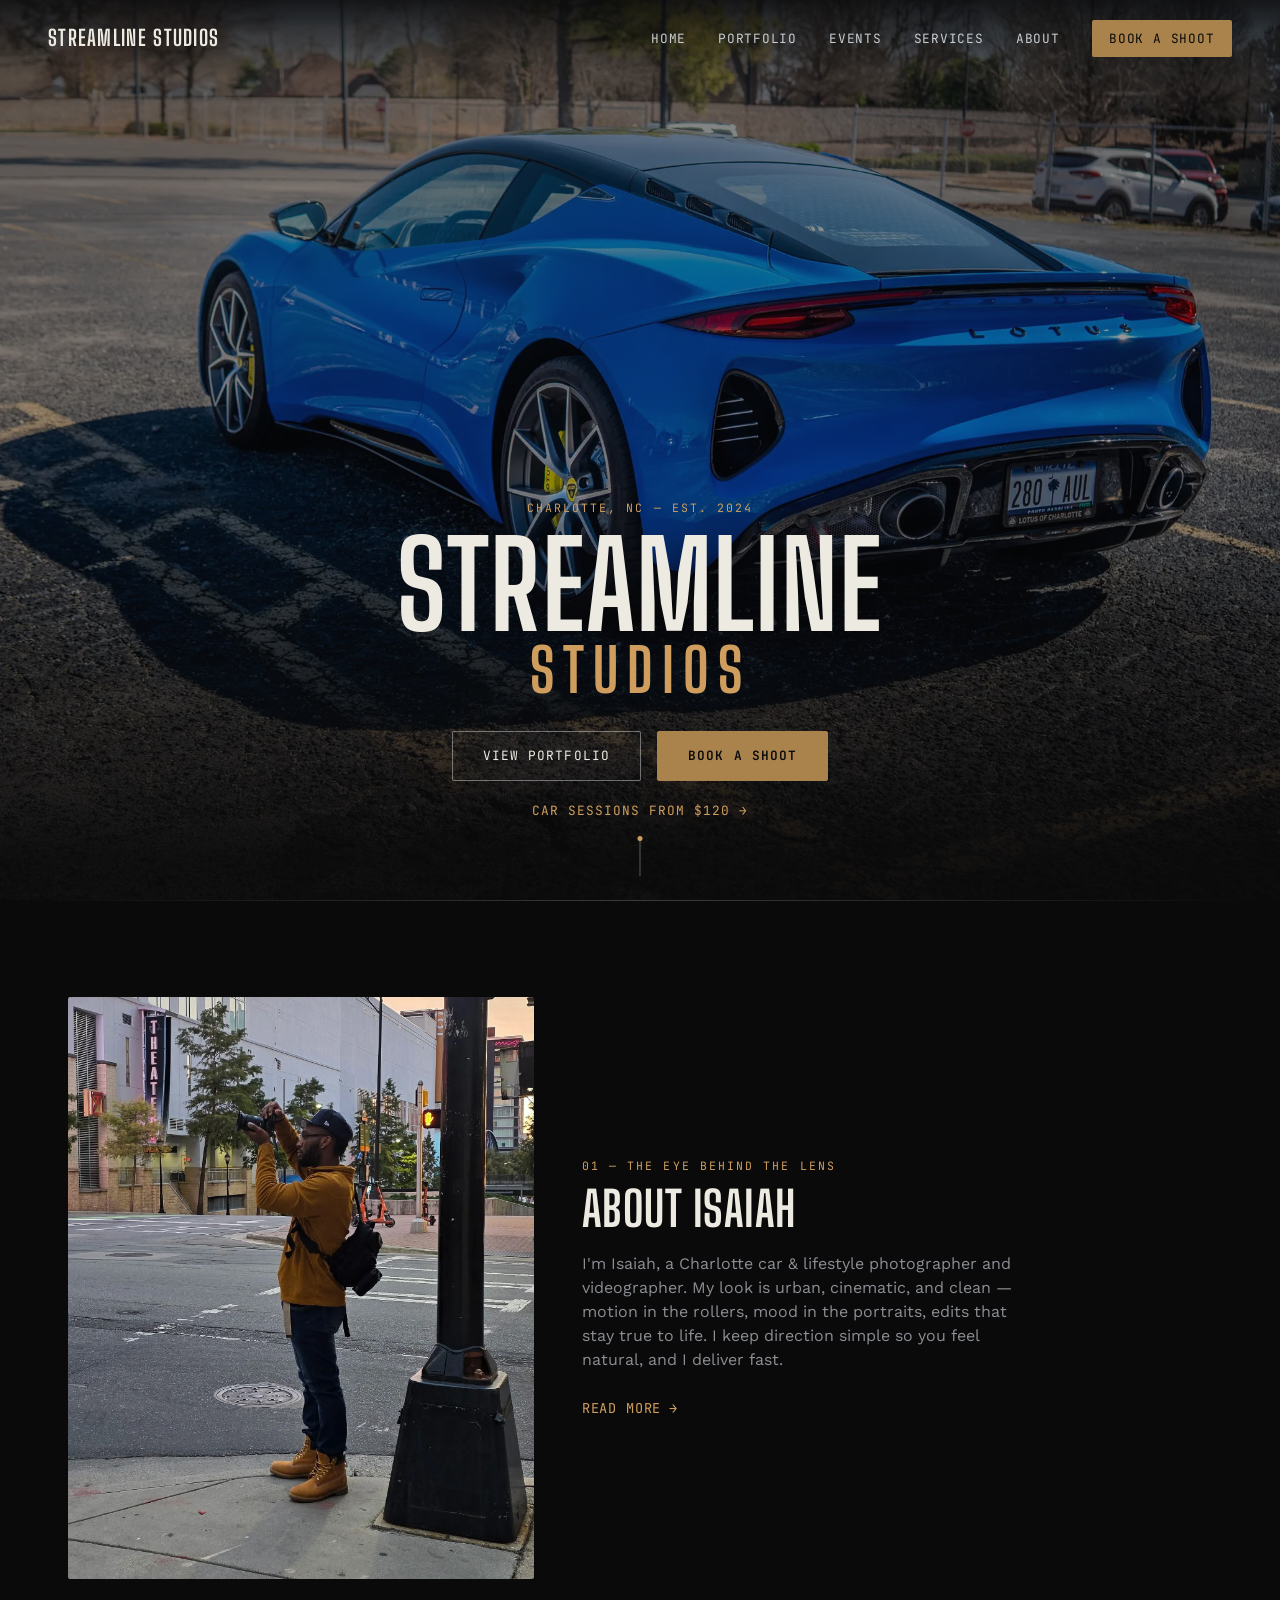
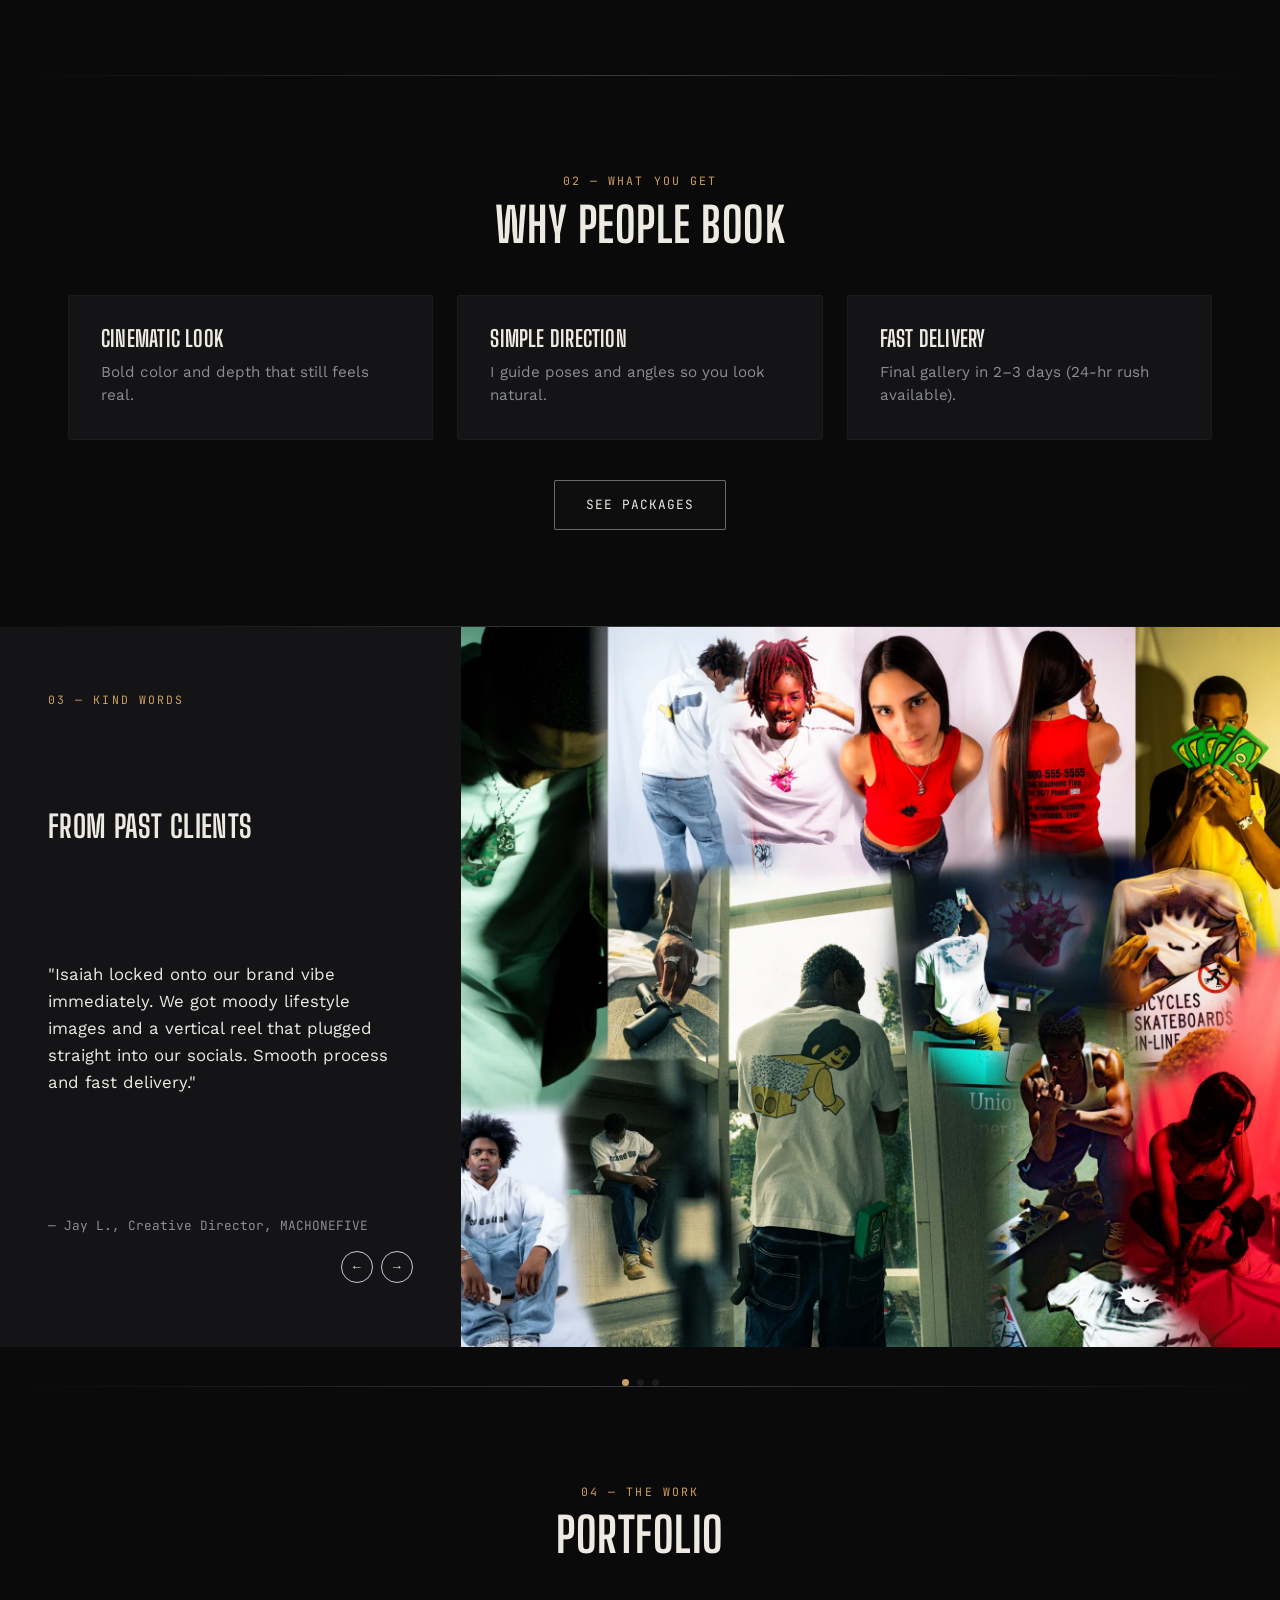
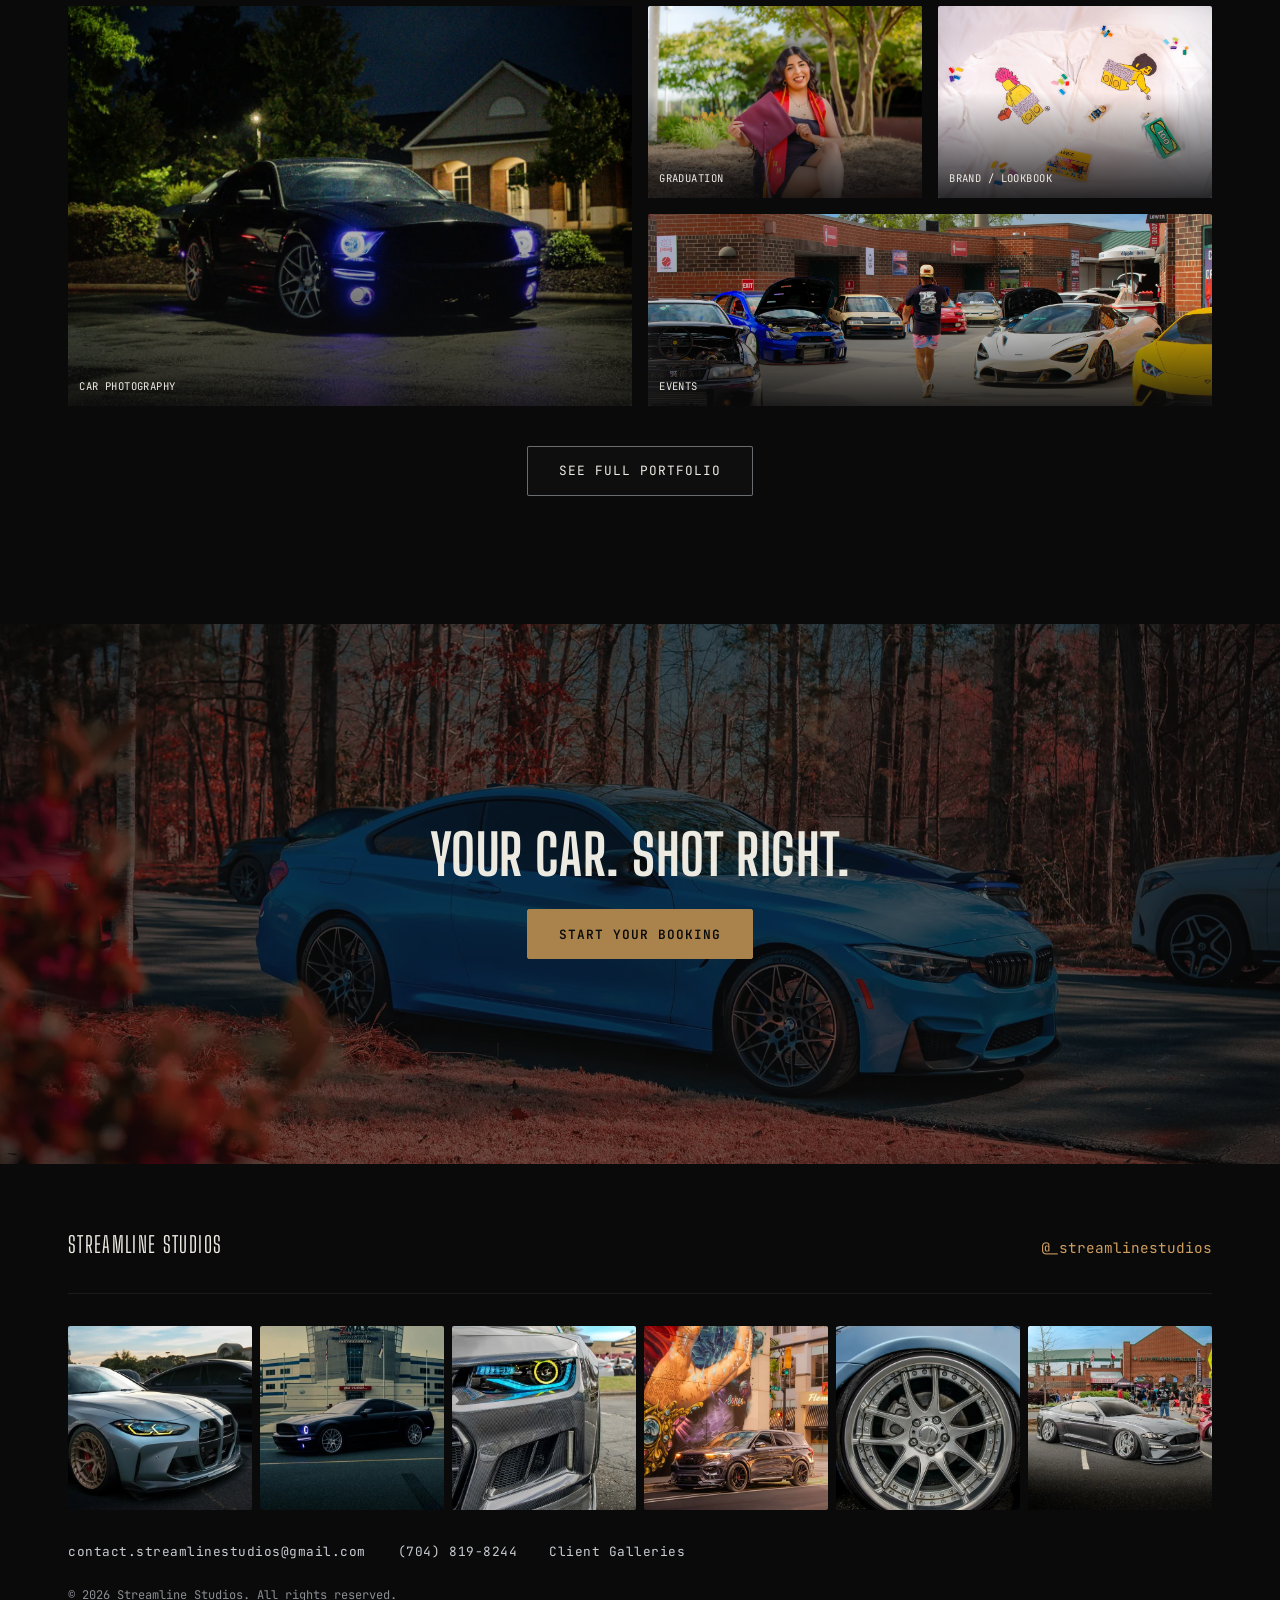
<file: index.html>
<!DOCTYPE html>
<html lang="en">
<head>
<meta charset="UTF-8">
<meta name="viewport" content="width=device-width, initial-scale=1.0">
<title>Streamline Studios — Automotive Photography &amp; Film</title>
<meta name="description" content="Streamline Studios — cinematic automotive photography and videography in Charlotte, NC.">
<meta property="og:title" content="Streamline Studios — Automotive Photography &amp; Film">
<meta property="og:description" content="Streamline Studios — cinematic automotive photography and videography in Charlotte, NC.">
<meta property="og:image" content="https://streamlinestudios.co/assets/img/og-preview.jpg">
<meta property="og:type" content="website">
<meta property="og:url" content="https://streamlinestudios.co/">
<meta name="twitter:card" content="summary_large_image">
<meta name="twitter:title" content="Streamline Studios — Automotive Photography &amp; Film">
<meta name="twitter:description" content="Streamline Studios — cinematic automotive photography and videography in Charlotte, NC.">
<meta name="twitter:image" content="https://streamlinestudios.co/assets/img/og-preview.jpg">
<link rel="preconnect" href="https://fonts.googleapis.com">
<link rel="preconnect" href="https://fonts.gstatic.com" crossorigin>
<link href="https://fonts.googleapis.com/css2?family=Big+Shoulders+Display:wght@600;700;800&family=Work+Sans:wght@400;500;600&family=JetBrains+Mono:wght@400;500&display=swap" rel="stylesheet">
<link rel="icon" href="assets/favicons/favicon.ico" sizes="any">
<link rel="icon" type="image/png" sizes="32x32" href="assets/favicons/favicon-32x32.png">
<link rel="icon" type="image/png" sizes="16x16" href="assets/favicons/favicon-16x16.png">
<link rel="apple-touch-icon" href="assets/favicons/apple-touch-icon.png">
<link rel="stylesheet" href="styles.css">
</head>
<body>

<!-- NAV -->
<div data-include="components/header.html"></div>

<main>

  <!-- 1. HERO -->
  <section class="hero" id="hero">
    <div class="hero-media" style="background-image:url('assets/img/hero-car.webp');" role="img" aria-label="Blue Lotus Emira parked at a car meet"></div>
    <div class="hero-scrim"></div>
    <div class="hero-content">
      <p class="eyebrow">CHARLOTTE, NC — EST. 2024</p>
      <h1 class="hero-mark">STREAMLINE<span>STUDIOS</span></h1>
      <div class="hero-actions">
        <a href="portfolio.html" class="btn btn-ghost">View Portfolio</a>
        <a href="booking.html" class="btn btn-solid">Book a Shoot</a>
      </div>
      <p class="hero-price"><a href="services.html">Car sessions from $120 <span aria-hidden="true">&rarr;</span></a></p>
    </div>
    <div class="scroll-cue" aria-hidden="true"><span></span></div>
  </section>

  <div class="light-streak" aria-hidden="true"></div>

  <!-- 2. ABOUT TEASER -->
  <section class="about-teaser" id="about">
    <div class="about-media">
      <img class="about-photo" src="assets/img/isaiah-portrait.webp" alt="Isaiah, founder of Streamline Studios" loading="lazy">
      
    </div>
    <div class="about-copy">
      <p class="eyebrow">01 — THE EYE BEHIND THE LENS</p>
      <h2>About Isaiah</h2>
      <p class="about-para">
        I'm Isaiah, a Charlotte car &amp; lifestyle photographer and videographer. My look is urban,
        cinematic, and clean — motion in the rollers, mood in the portraits, edits that stay true to
        life. I keep direction simple so you feel natural, and I deliver fast.
      </p>
      <a href="about.html" class="link-arrow">Read more <span aria-hidden="true">&rarr;</span></a>
    </div>
  </section>

  <div class="light-streak" aria-hidden="true"></div>

  <!-- 3. WHY PEOPLE BOOK -->
  <section class="why-book" id="why">
    <p class="eyebrow center">02 — WHAT YOU GET</p>
    <h2 class="center">Why People Book</h2>
    <div class="why-grid">
      <div class="why-item">
        <h3>Cinematic look</h3>
        <p>Bold color and depth that still feels real.</p>
      </div>
      <div class="why-item">
        <h3>Simple direction</h3>
        <p>I guide poses and angles so you look natural.</p>
      </div>
      <div class="why-item">
        <h3>Fast delivery</h3>
        <p>Final gallery in 2–3 days (24-hr rush available).</p>
      </div>
    </div>
    <a href="services.html" class="btn btn-ghost btn-center">See Packages</a>
  </section>

  <div class="light-streak" aria-hidden="true"></div>

  <!-- 4. TESTIMONIALS -->
  <section class="testimonials" id="testimonials">

    <div class="testimonial-slider">
      <div class="testimonial-track">

        <article class="testimonial-card is-active">
          <div class="testimonial-text">
            <p class="eyebrow">03 — KIND WORDS</p>
            <h2>From past clients</h2>
            <blockquote>
              "Isaiah locked onto our brand vibe immediately. We got moody lifestyle images and a vertical reel
              that plugged straight into our socials. Smooth process and fast delivery."
            </blockquote>
            <div class="testimonial-footer">
              <cite>— Jay L., Creative Director, MACHONEFIVE</cite>
              <div class="testimonial-nav">
                <button type="button" class="slide-arrow slide-arrow--prev" aria-label="Previous testimonial">&larr;</button>
                <button type="button" class="slide-arrow slide-arrow--next" aria-label="Next testimonial">&rarr;</button>
              </div>
            </div>
          </div>
          <div class="testimonial-media">
            <img class="testimonial-img" src="assets/img/testimonial-1.webp" alt="Branding and lifestyle shoot for MACHONEFIVE" loading="lazy">
          </div>
        </article>

        <article class="testimonial-card">
          <div class="testimonial-text">
            <p class="eyebrow">03 — KIND WORDS</p>
            <h2>From past clients</h2>
            <blockquote>
              "My birthday shoot felt easy from start to finish. Isaiah gave simple direction, kept the vibe
              relaxed, and the photos came out clean and cinematic. I got my gallery back fast and loved every shot."
            </blockquote>
            <div class="testimonial-footer">
              <cite>— Wendy S.</cite>
              <div class="testimonial-nav">
                <button type="button" class="slide-arrow slide-arrow--prev" aria-label="Previous testimonial">&larr;</button>
                <button type="button" class="slide-arrow slide-arrow--next" aria-label="Next testimonial">&rarr;</button>
              </div>
            </div>
          </div>
          <div class="testimonial-media">
            <img class="testimonial-img" src="assets/img/testimonial-2.webp" alt="Portrait shoot for Wendy S." loading="lazy">
          </div>
        </article>

        <article class="testimonial-card">
          <div class="testimonial-text">
            <p class="eyebrow">03 — KIND WORDS</p>
            <h2>From past clients</h2>
            <blockquote>
              "Dammnnn these came out good af!"
            </blockquote>
            <div class="testimonial-footer">
              <cite>— Austin M.</cite>
              <div class="testimonial-nav">
                <button type="button" class="slide-arrow slide-arrow--prev" aria-label="Previous testimonial">&larr;</button>
                <button type="button" class="slide-arrow slide-arrow--next" aria-label="Next testimonial">&rarr;</button>
              </div>
            </div>
          </div>
          <div class="testimonial-media">
            <img class="testimonial-img" src="assets/img/testimonial-3.webp" alt="Austin M.'s black BMW M2" loading="lazy">
          </div>
        </article>

      </div>
    </div>

    <div class="slide-dots" role="tablist" aria-label="Testimonial navigation"></div>
  </section>

  <div class="light-streak" aria-hidden="true"></div>

  <!-- 5. PORTFOLIO PREVIEW -->
  <section class="portfolio-preview" id="portfolio">
    <p class="eyebrow center">04 — THE WORK</p>
    <h2 class="center">Portfolio</h2>

    <div class="portfolio-grid">
      <a href="car-photography.html" class="portfolio-tile">
        <img class="tile-media" src="assets/img/portfolio-cars.webp" alt="Black Mustang at night with glowing blue LED headlights" loading="lazy">
        <span class="tile-label">Car Photography</span>
      </a>
      <a href="graduation-photography.html" class="portfolio-tile">
        <img class="tile-media" src="assets/img/portfolio-grad.webp" alt="Graduate in cap and gown seated on a brick wall" loading="lazy">
        <span class="tile-label">Graduation</span>
      </a>
      <a href="brand-lookbook-photography.html" class="portfolio-tile">
        <img class="tile-media" src="assets/img/portfolio-lookbook.webp" alt="Flat-lay product shot for a streetwear brand lookbook" loading="lazy">
        <span class="tile-label">Brand / Lookbook</span>
      </a>
      <a href="event-photography.html" class="portfolio-tile">
        <img class="tile-media" src="assets/img/portfolio-events.webp" alt="Attendee walking past a blue Subaru and a white McLaren at an outdoor car show" loading="lazy">
        <span class="tile-label">Events</span>
      </a>
    </div>

    <a href="portfolio.html" class="btn btn-ghost btn-center">See Full Portfolio</a>
  </section>

  <!-- 6. BOOKING CTA -->
  <section class="cta-band" id="book">
    <img class="cta-media" src="assets/img/cta-car.webp" alt="BMW M4 parked along a tree-lined road at dusk" loading="lazy">
    <div class="cta-scrim"></div>
    <div class="cta-content">
      <h2>Your car. Shot right.</h2>
      <a href="booking.html" class="btn btn-solid">Start Your Booking</a>
    </div>
  </section>

</main>

<!-- 7. FOOTER -->
<div data-include="components/footer.html"></div>

<script src="script.js"></script>
</body>
</html>
</file>
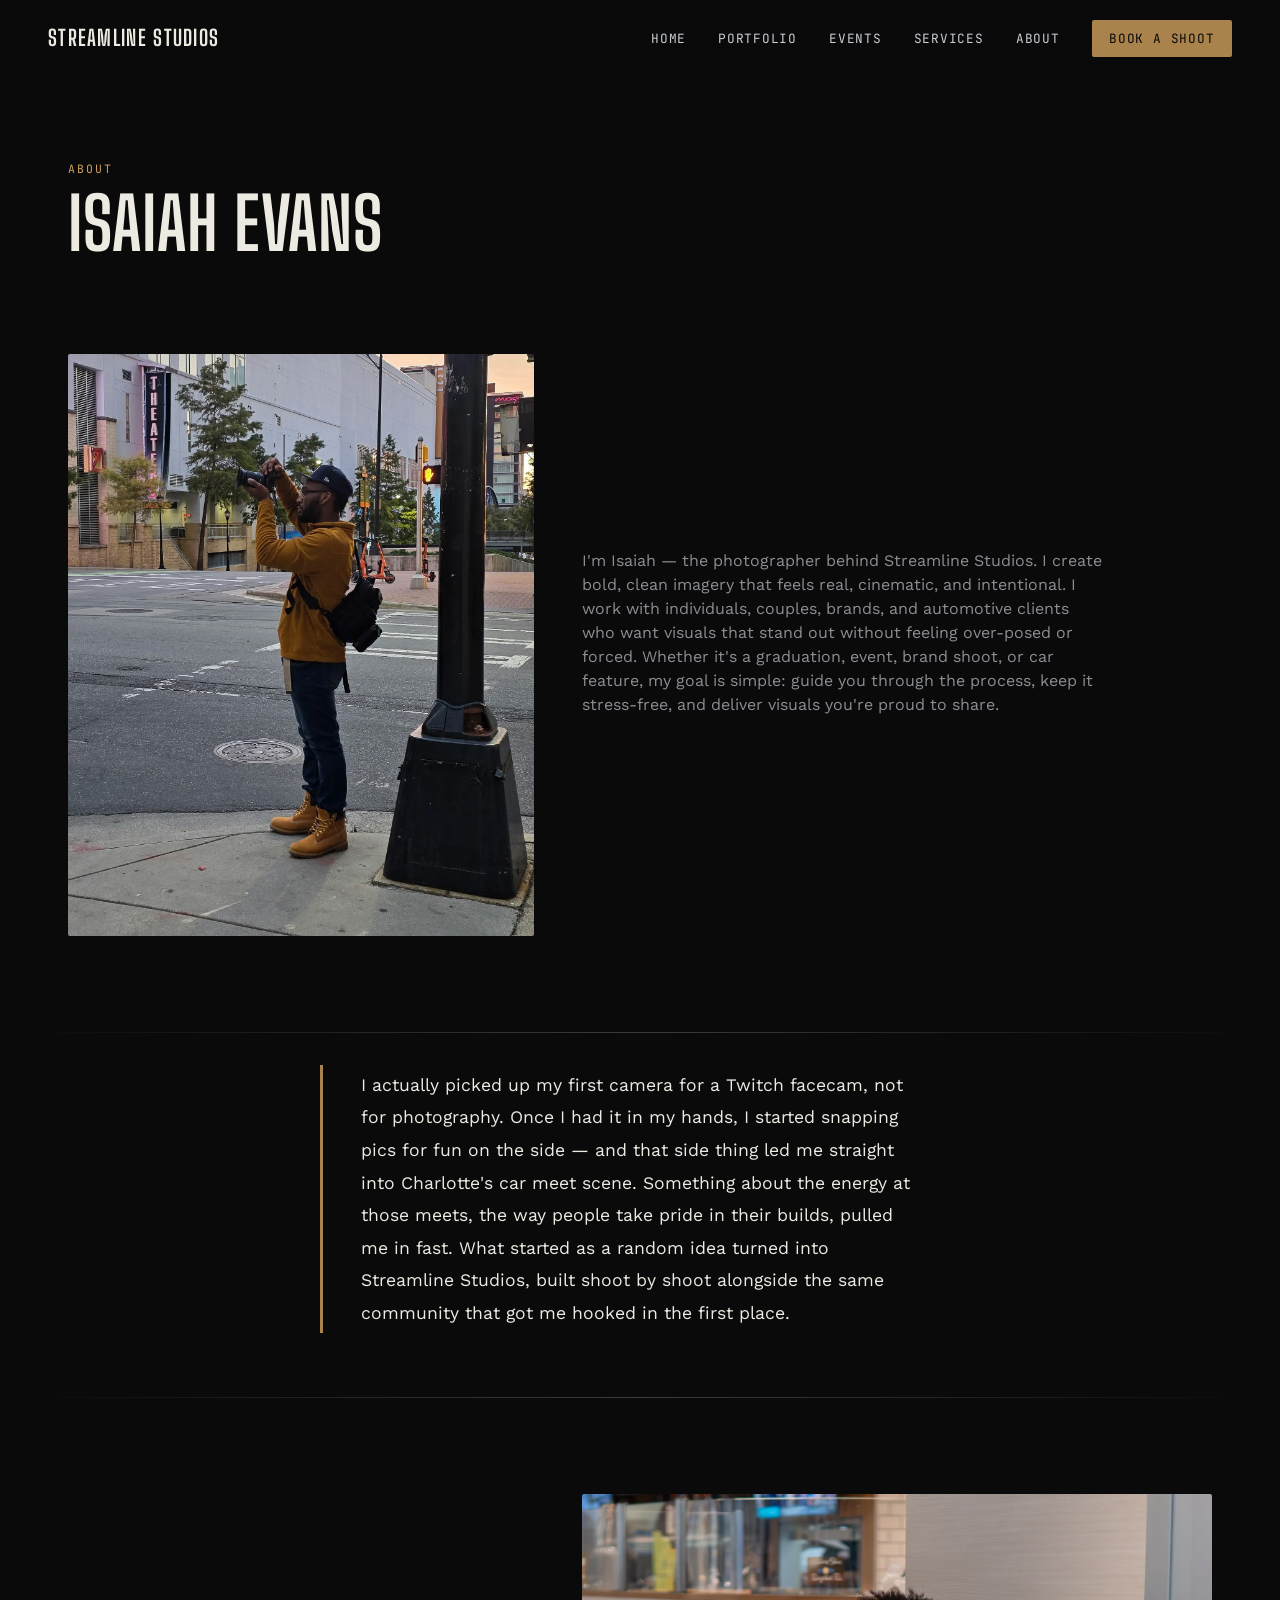
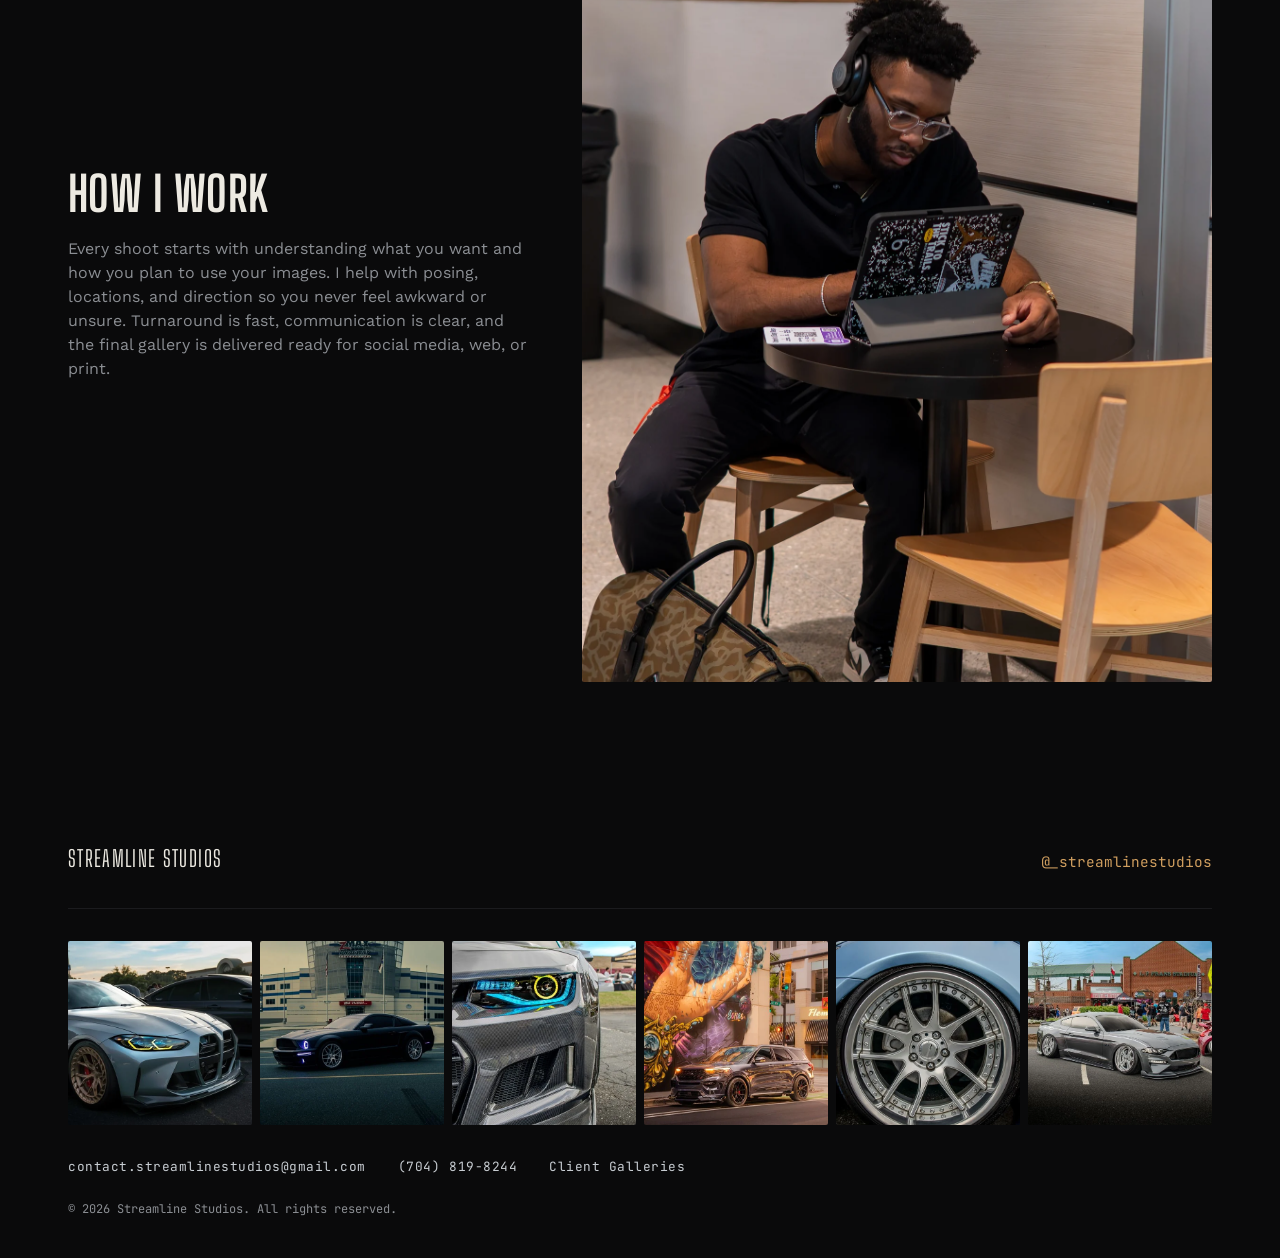
<file: about.html>
<!DOCTYPE html>
<html lang="en">
<head>
<meta charset="UTF-8">
<meta name="viewport" content="width=device-width, initial-scale=1.0">
<title>About — Streamline Studios</title>
<meta name="description" content="Meet Isaiah, the photographer and videographer behind Streamline Studios — cinematic car and lifestyle work in Charlotte, NC.">
<meta property="og:title" content="About — Streamline Studios">
<meta property="og:description" content="Meet Isaiah, the photographer and videographer behind Streamline Studios — cinematic car and lifestyle work in Charlotte, NC.">
<meta property="og:image" content="https://streamlinestudios.co/assets/img/og-preview.jpg">
<meta property="og:type" content="website">
<meta property="og:url" content="https://streamlinestudios.co/about.html">
<meta name="twitter:card" content="summary_large_image">
<meta name="twitter:title" content="About — Streamline Studios">
<meta name="twitter:description" content="Meet Isaiah, the photographer and videographer behind Streamline Studios — cinematic car and lifestyle work in Charlotte, NC.">
<meta name="twitter:image" content="https://streamlinestudios.co/assets/img/og-preview.jpg">
<link rel="preconnect" href="https://fonts.googleapis.com">
<link rel="preconnect" href="https://fonts.gstatic.com" crossorigin>
<link href="https://fonts.googleapis.com/css2?family=Big+Shoulders+Display:wght@600;700;800&family=Work+Sans:wght@400;500;600&family=JetBrains+Mono:wght@400;500&display=swap" rel="stylesheet">
<link rel="icon" href="assets/favicons/favicon.ico" sizes="any">
<link rel="icon" type="image/png" sizes="32x32" href="assets/favicons/favicon-32x32.png">
<link rel="icon" type="image/png" sizes="16x16" href="assets/favicons/favicon-16x16.png">
<link rel="apple-touch-icon" href="assets/favicons/apple-touch-icon.png">
<link rel="stylesheet" href="styles.css">
</head>
<body>

<div data-include="components/header.html"></div>

<main>

  <div style="max-width:var(--max); margin:0 auto; padding:10rem clamp(1.25rem, 4vw, 3rem) 0;">
    <p class="eyebrow">ABOUT</p>
    <h1 style="font-size:clamp(2.5rem, 6vw, 4.5rem);">Isaiah Evans</h1>
  </div>

  <!-- SECTION 1: Intro -->
  <section class="about-teaser">
    <div class="about-media">
      <img class="about-photo" src="assets/img/isaiah-portrait.webp" alt="Isaiah, founder of Streamline Studios" loading="lazy">
    </div>
    <div class="about-copy">
      <p class="about-para" style="max-width:52ch;">
        I'm Isaiah — the photographer behind Streamline Studios. I create bold, clean imagery that
        feels real, cinematic, and intentional. I work with individuals, couples, brands, and
        automotive clients who want visuals that stand out without feeling over-posed or forced.
        Whether it's a graduation, event, brand shoot, or car feature, my goal is simple: guide you
        through the process, keep it stress-free, and deliver visuals you're proud to share.
      </p>
    </div>
  </section>

  <div class="light-streak" aria-hidden="true"></div>

  <!-- SECTION 2: Origin story — styled as a distinct "in his own words" aside -->
  <section class="about-origin">
    <blockquote class="about-aside">
      I actually picked up my first camera for a Twitch facecam, not for photography. Once I had it
      in my hands, I started snapping pics for fun on the side — and that side thing led me straight
      into Charlotte's car meet scene. Something about the energy at those meets, the way people take
      pride in their builds, pulled me in fast. What started as a random idea turned into Streamline
      Studios, built shoot by shoot alongside the same community that got me hooked in the first place.
    </blockquote>
  </section>

  <div class="light-streak" aria-hidden="true"></div>

  <!-- SECTION 3: How I Work — reversed split (text left, image right) -->
  <section class="about-teaser">
    <div class="about-copy">
      <h2>How I Work</h2>
      <p class="about-para" style="max-width:48ch;">
        Every shoot starts with understanding what you want and how you plan to use your images. I
        help with posing, locations, and direction so you never feel awkward or unsure. Turnaround is
        fast, communication is clear, and the final gallery is delivered ready for social media, web,
        or print.
      </p>
    </div>
    <div class="about-media">
      <img class="about-photo" src="assets/img/isaiah-2.webp" alt="Isaiah editing at a cafe" loading="lazy">
    </div>
  </section>

</main>

<div data-include="components/footer.html"></div>

<script src="script.js"></script>
</body>
</html>
</file>
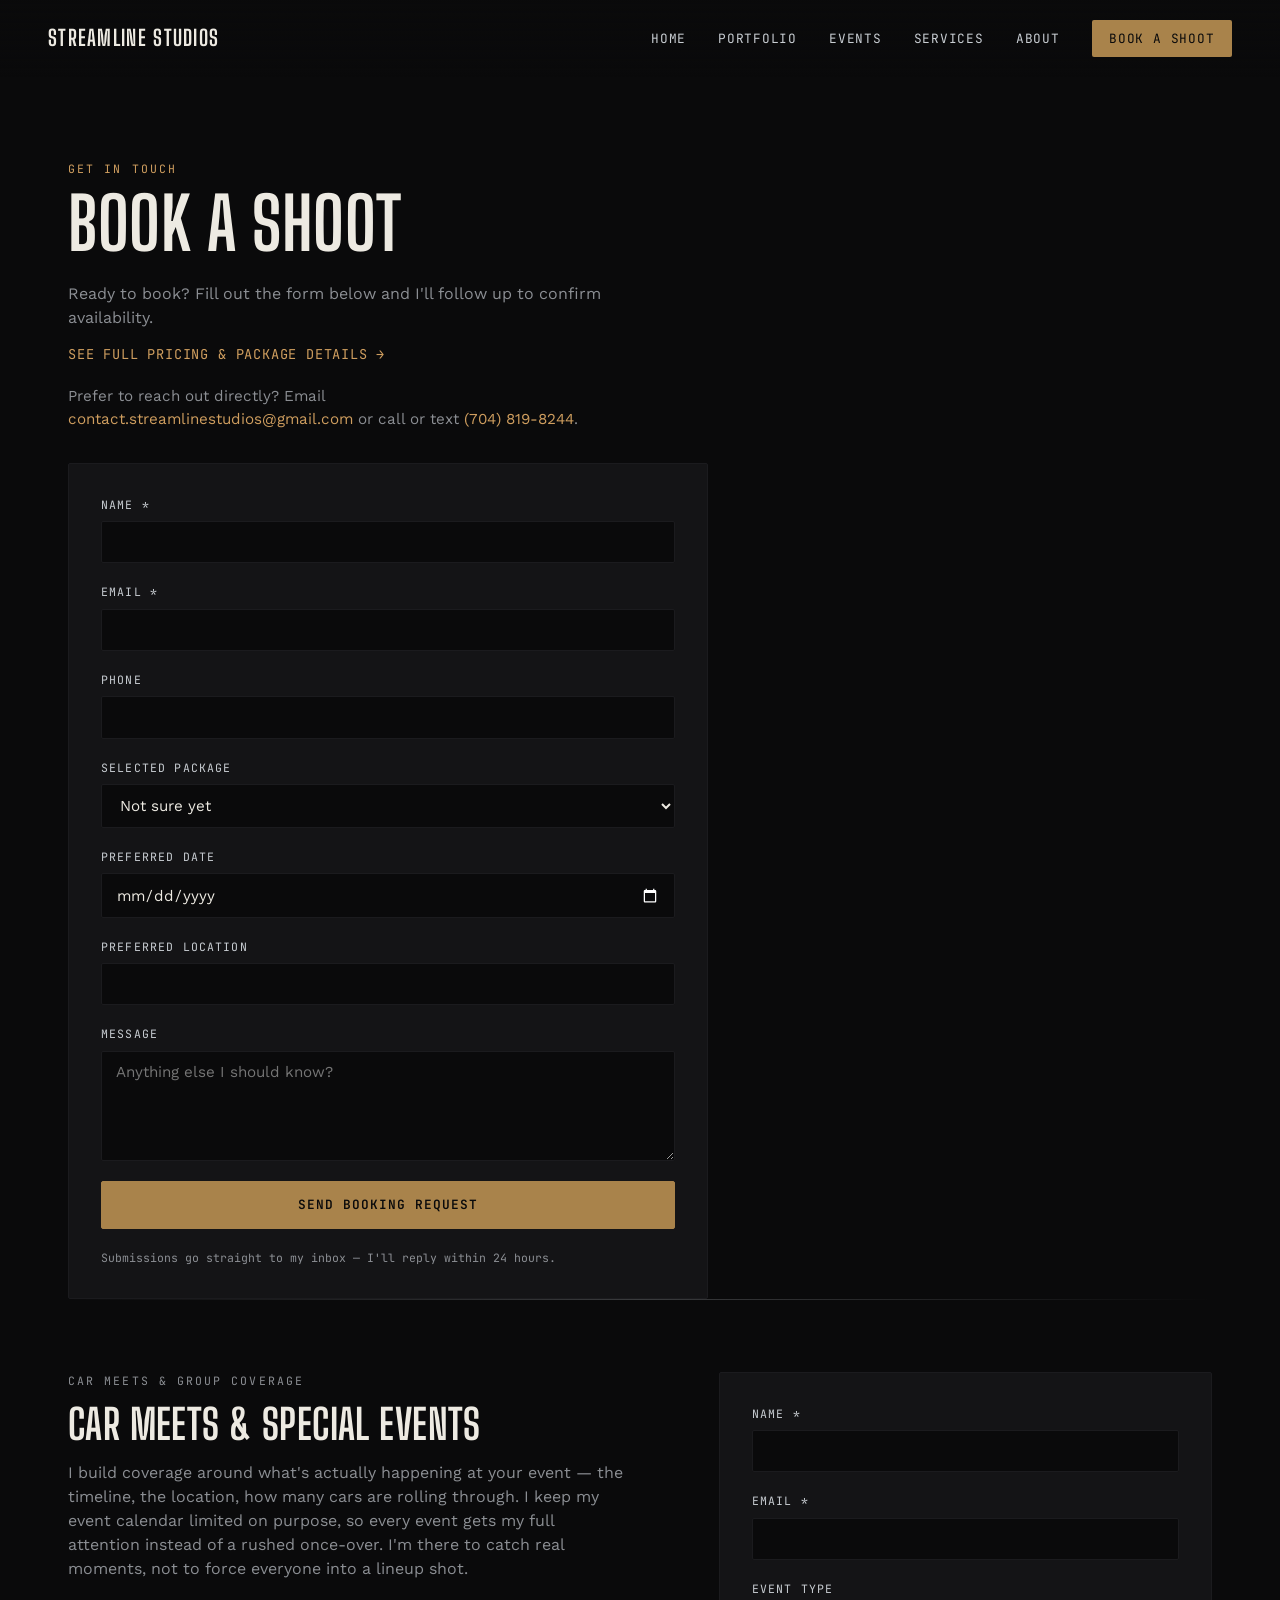
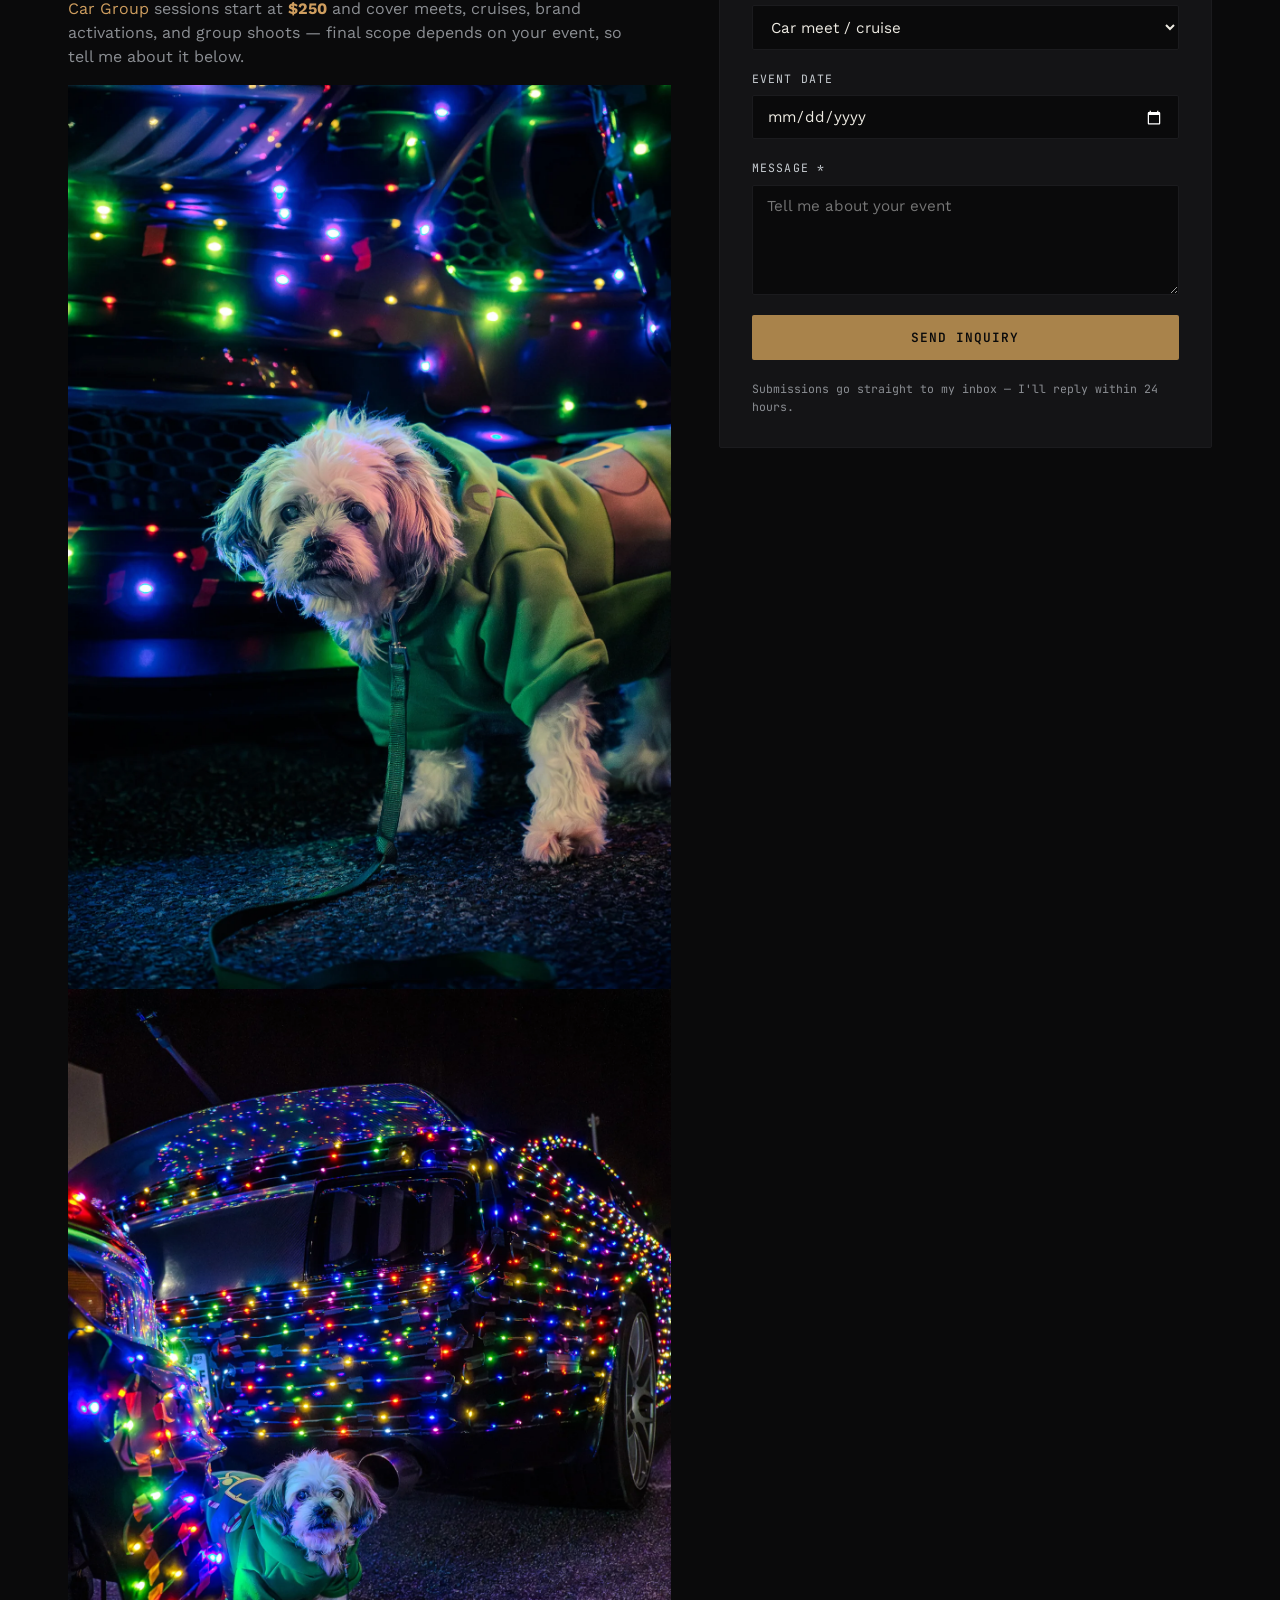
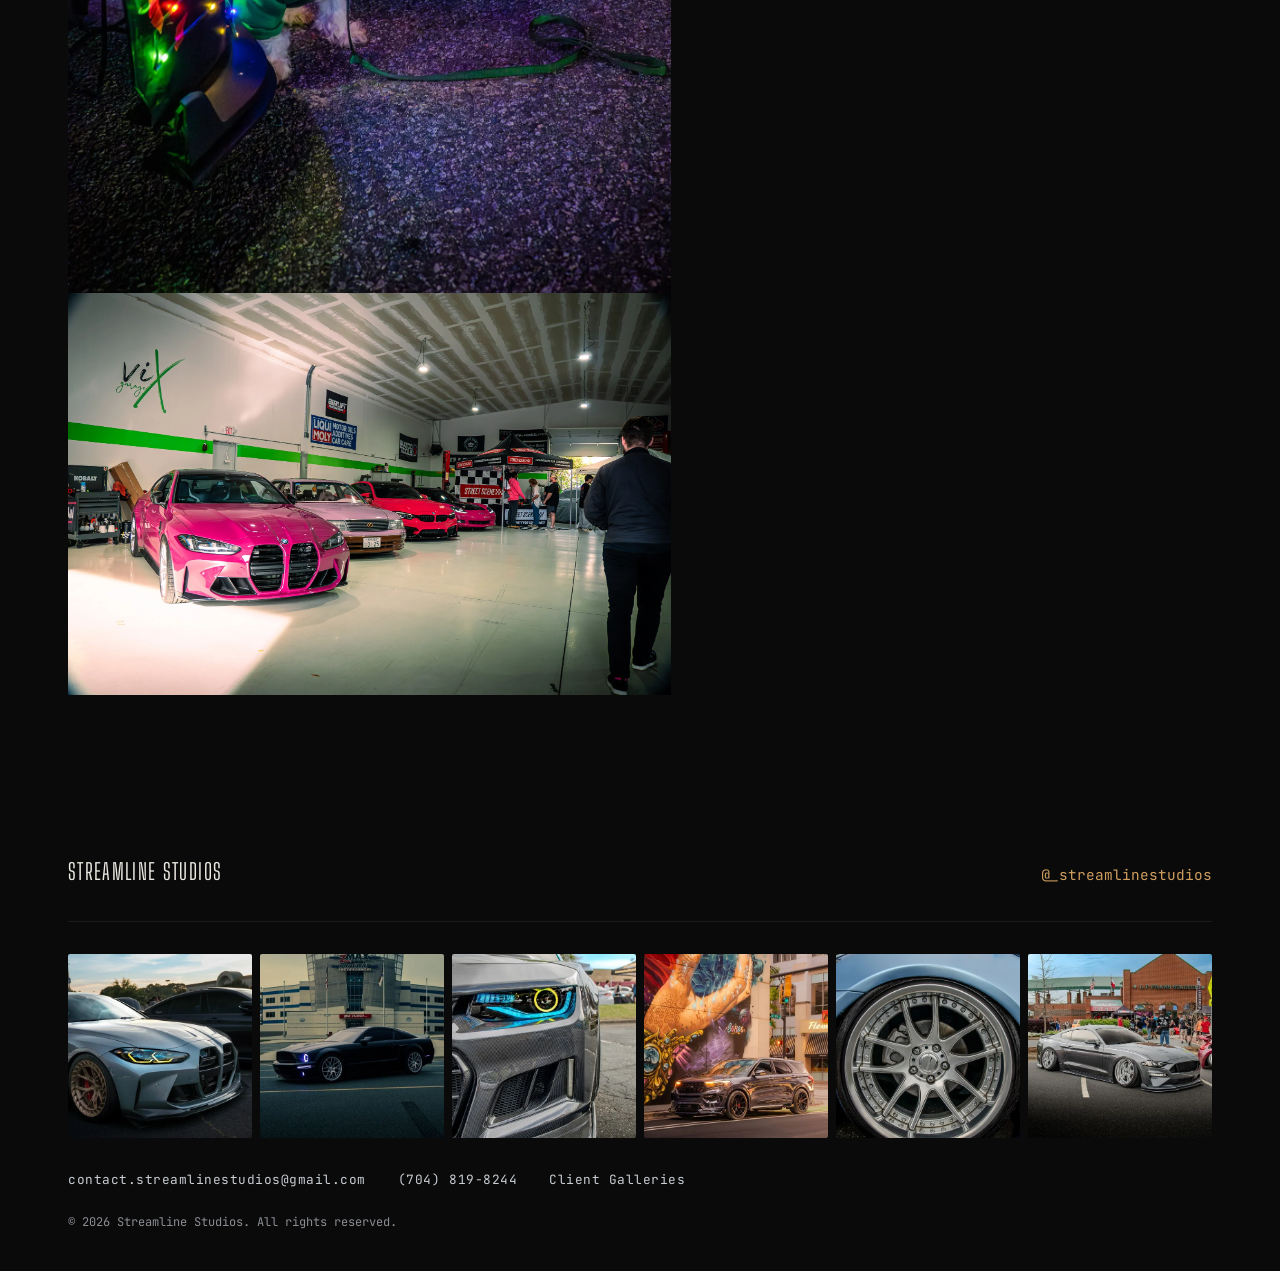
<file: booking.html>
<!DOCTYPE html>
<html lang="en">
<head>
<meta charset="UTF-8">
<meta name="viewport" content="width=device-width, initial-scale=1.0">
<title>Book a Shoot — Streamline Studios</title>
<meta name="description" content="Book a car photography or videography session with Streamline Studios in Charlotte, NC.">
<meta property="og:title" content="Book a Shoot — Streamline Studios">
<meta property="og:description" content="Book a car photography or videography session with Streamline Studios in Charlotte, NC.">
<meta property="og:image" content="https://streamlinestudios.co/assets/img/og-preview.jpg">
<meta property="og:type" content="website">
<meta property="og:url" content="https://streamlinestudios.co/booking.html">
<meta name="twitter:card" content="summary_large_image">
<meta name="twitter:title" content="Book a Shoot — Streamline Studios">
<meta name="twitter:description" content="Book a car photography or videography session with Streamline Studios in Charlotte, NC.">
<meta name="twitter:image" content="https://streamlinestudios.co/assets/img/og-preview.jpg">
<link rel="preconnect" href="https://fonts.googleapis.com">
<link rel="preconnect" href="https://fonts.gstatic.com" crossorigin>
<link href="https://fonts.googleapis.com/css2?family=Big+Shoulders+Display:wght@600;700;800&family=Work+Sans:wght@400;500;600&family=JetBrains+Mono:wght@400;500&display=swap" rel="stylesheet">
<link rel="icon" href="assets/favicons/favicon.ico" sizes="any">
<link rel="icon" type="image/png" sizes="32x32" href="assets/favicons/favicon-32x32.png">
<link rel="icon" type="image/png" sizes="16x16" href="assets/favicons/favicon-16x16.png">
<link rel="apple-touch-icon" href="assets/favicons/apple-touch-icon.png">
<link rel="stylesheet" href="styles.css">
</head>
<body>

<div data-include="components/header.html"></div>

<main style="max-width:var(--max); margin:0 auto; padding:10rem clamp(1.25rem, 4vw, 3rem) 6rem;">
  <p class="eyebrow">GET IN TOUCH</p>
  <h1 style="font-size:clamp(2.5rem, 6vw, 4.5rem); margin-bottom:1.5rem;">Book a Shoot</h1>
  <p style="color:var(--smoke); max-width:60ch; margin-bottom:0.75rem;">
    Ready to book? Fill out the form below and I'll follow up to confirm availability.
  </p>
  <a href="services.html" class="link-arrow" style="display:inline-flex; margin-bottom:1.25rem;">
    See full pricing &amp; package details <span aria-hidden="true">&rarr;</span>
  </a>
  <p class="contact-line">
    Prefer to reach out directly? Email
    <a href="mailto:contact.streamlinestudios@gmail.com">contact.streamlinestudios@gmail.com</a>
    or call or text <a href="tel:+17048198244">(704) 819-8244</a>.
  </p>

  <!--
    STRIPE INTEGRATION — TODO
    Not wired up yet. GitHub Pages only serves static files, so payments need
    either Stripe Payment Links (no backend, easiest) or a serverless function
    (for a dynamic booking form that computes price before checkout).
    See README.md > "Accepting payments (Stripe)" for both options.
  -->

  <!--
    ?package= PRE-FILL — live. Links into this page (e.g. "Book this" buttons on
    services.html) carry a ?package=<slug> query param matching an <option value>
    below. script.js reads location.search on load and pre-selects the match.
  -->

  <!--
    FORM SUBMISSION — handled by this site's own Cloudflare Worker
    (worker/index.js, route POST /api/contact), which emails the details to
    contact.streamlinestudios@gmail.com. script.js submits with fetch and
    shows the result in the .form-status line under the button.
  -->
  <form class="booking-form" action="/api/contact" method="POST" style="max-width:640px;">
    <input type="hidden" name="_subject" value="New booking request — Streamline Studios">
    <!-- Honeypot: hidden from people, filled in by spam bots. The Worker
         silently drops any submission where this has a value. -->
    <div class="hp-field" aria-hidden="true">
      <label for="bk-website">Website (leave this blank)</label>
      <input type="text" id="bk-website" name="website" tabindex="-1" autocomplete="off">
    </div>

    <div class="form-field">
      <label for="bk-name">Name *</label>
      <input type="text" id="bk-name" name="name" required>
    </div>

    <div class="form-field">
      <label for="bk-email">Email *</label>
      <input type="email" id="bk-email" name="email" required>
    </div>

    <div class="form-field">
      <label for="bk-phone">Phone</label>
      <input type="tel" id="bk-phone" name="phone">
    </div>

    <div class="form-field">
      <label for="bk-package">Selected Package</label>
      <select id="bk-package" name="package">
        <option value="not-sure" selected>Not sure yet</option>
        <optgroup label="Car Sessions">
          <option value="car-essentials" data-family="car">Car Essentials</option>
          <option value="car-signature" data-family="car">Car Signature</option>
          <option value="car-deluxe" data-family="car">Car Deluxe</option>
          <option value="car-group" data-family="car">Car Group</option>
        </optgroup>
        <optgroup label="Personal Sessions">
          <option value="personal-essential" data-family="personal">Essential Session</option>
          <option value="personal-signature" data-family="personal">Signature Session</option>
          <option value="personal-elite" data-family="personal">Elite Session</option>
        </optgroup>
        <optgroup label="Brand &amp; Lookbook">
          <option value="brand-essential" data-family="brand">Essential Branding</option>
          <option value="brand-signature" data-family="brand">Signature Branding</option>
          <option value="brand-elite" data-family="brand">Elite Branding</option>
        </optgroup>
      </select>
    </div>

    <!-- Add-ons — hidden by default. One shared list: each add-on appears once
         and lists the package families it applies to in data-families.
         script.js shows the matching items (or the car note) for the selected
         package's data-family, and unchecks + disables the rest so only
         relevant selections are submitted (as repeated "addons" fields). -->
    <div class="form-field addons-field is-hidden" id="bk-addons">
      <label>Add-ons</label>

      <p class="addons-note is-hidden" data-addons-for="car">
        Final add-on details for car sessions are confirmed directly with you after booking.
      </p>

      <div class="addons-checks is-hidden">
        <label class="addon-check" data-families="personal brand">
          <input type="checkbox" name="addons" value="Extra edited photo (+$15)">
          <span>Extra edited photo (+$15)</span>
        </label>
        <label class="addon-check" data-families="personal brand">
          <input type="checkbox" name="addons" value="Additional outfit (+$25)">
          <span>Additional outfit (+$25)</span>
        </label>
        <label class="addon-check" data-families="personal">
          <input type="checkbox" name="addons" value="Additional location (+$40)">
          <span>Additional location (+$40)</span>
        </label>
        <label class="addon-check" data-families="personal">
          <input type="checkbox" name="addons" value="15-second cinematic reel (+$50)">
          <span>15-second cinematic reel (+$50)</span>
        </label>
        <label class="addon-check" data-families="car personal brand">
          <input type="checkbox" name="addons" value="Custom graphic/poster design (+$35)">
          <span>Custom graphic/poster design (+$35)</span>
        </label>
      </div>
    </div>

    <!-- Location preference — separate from the add-ons group above (own
         visibility toggle in script.js), shown only for Personal/Branding
         since Car sessions are inherently location/meet-based already. -->
    <div class="form-field is-hidden" id="bk-location-pref">
      <label for="bk-location-preference">Location Preference</label>
      <select id="bk-location-preference" name="location_preference">
        <option value="Studio">Studio</option>
        <option value="Outdoor">Outdoor</option>
        <option value="Either / help me choose">Either / Help me choose</option>
      </select>
    </div>

    <div class="form-field">
      <label for="bk-date">Preferred Date</label>
      <input type="date" id="bk-date" name="preferred_date">
    </div>

    <div class="form-field">
      <label for="bk-location">Preferred Location</label>
      <input type="text" id="bk-location" name="preferred_location">
    </div>

    <div class="form-field">
      <label for="bk-message">Message</label>
      <textarea id="bk-message" name="message" placeholder="Anything else I should know?"></textarea>
    </div>

    <button type="submit" class="btn btn-solid">Send Booking Request</button>
    <p class="form-note">Submissions go straight to my inbox — I'll reply within 24 hours.</p>
    <p class="form-status is-hidden" role="status" aria-live="polite"></p>
  </form>

  <div class="light-streak" aria-hidden="true"></div>

  <!--
    FORM SUBMISSION — handled by this site's own Cloudflare Worker
    (worker/index.js, route POST /api/contact), which emails the details to
    contact.streamlinestudios@gmail.com. script.js submits with fetch and
    shows the result in the .form-status line under the button.
  -->
  <section class="events-inquiry">
    <div class="events-grid">

      <div class="events-intro">
        <p class="eyebrow">CAR MEETS &amp; GROUP COVERAGE</p>
        <h2>Car Meets &amp; Special Events</h2>
        <p>
          I build coverage around what's actually happening at your event — the timeline, the location,
          how many cars are rolling through. I keep my event calendar limited on purpose, so every event
          gets my full attention instead of a rushed once-over. I'm there to catch real moments, not to
          force everyone into a lineup shot.
        </p>
        <p>
          <a href="services.html#car-group" style="color:var(--brass-bright);">Car Group</a> sessions
          start at <strong style="color:var(--brass-bright);">$250</strong> and cover meets, cruises,
          brand activations, and group shoots — final scope depends on your event, so tell me about it below.
        </p>

        <div class="events-photos">
          <div class="events-photo">
            <img src="assets/img/portfolio-events-1.webp" alt="Small dog in a green hoodie beside a truck wrapped in Christmas lights at a holiday car meet" loading="lazy">
          </div>
          <div class="events-photo">
            <img src="assets/img/portfolio-events-2.webp" alt="Truck covered in multicolored Christmas lights with a small dog in a green hoodie beside it" loading="lazy">
          </div>
          <div class="events-photo">
            <img src="assets/img/portfolio-events-4.webp" alt="Pink BMW M4 leading a row of cars inside a garage car meet" loading="lazy">
          </div>
        </div>
      </div>

      <form class="events-form" action="/api/contact" method="POST">
        <input type="hidden" name="_subject" value="New event inquiry — Streamline Studios">
        <!-- Honeypot: hidden from people, filled in by spam bots. The Worker
             silently drops any submission where this has a value. -->
        <div class="hp-field" aria-hidden="true">
          <label for="ev-website">Website (leave this blank)</label>
          <input type="text" id="ev-website" name="website" tabindex="-1" autocomplete="off">
        </div>

        <div class="form-field">
          <label for="ev-name">Name *</label>
          <input type="text" id="ev-name" name="name" required>
        </div>

        <div class="form-field">
          <label for="ev-email">Email *</label>
          <input type="email" id="ev-email" name="email" required>
        </div>

        <div class="form-field">
          <label for="ev-type">Event Type</label>
          <select id="ev-type" name="event_type">
            <option value="Car meet / cruise">Car meet / cruise</option>
            <option value="Brand activation">Brand activation</option>
            <option value="Group shoot">Group shoot</option>
            <option value="Other">Other</option>
          </select>
        </div>

        <div class="form-field">
          <label for="ev-date">Event Date</label>
          <input type="date" id="ev-date" name="event_date">
        </div>

        <div class="form-field">
          <label for="ev-message">Message *</label>
          <textarea id="ev-message" name="message" required placeholder="Tell me about your event"></textarea>
        </div>

        <button type="submit" class="btn btn-solid">Send Inquiry</button>
        <p class="form-note">Submissions go straight to my inbox — I'll reply within 24 hours.</p>
        <p class="form-status is-hidden" role="status" aria-live="polite"></p>
      </form>

    </div>
  </section>
</main>

<div data-include="components/footer.html"></div>

<script src="script.js"></script>
</body>
</html>
</file>
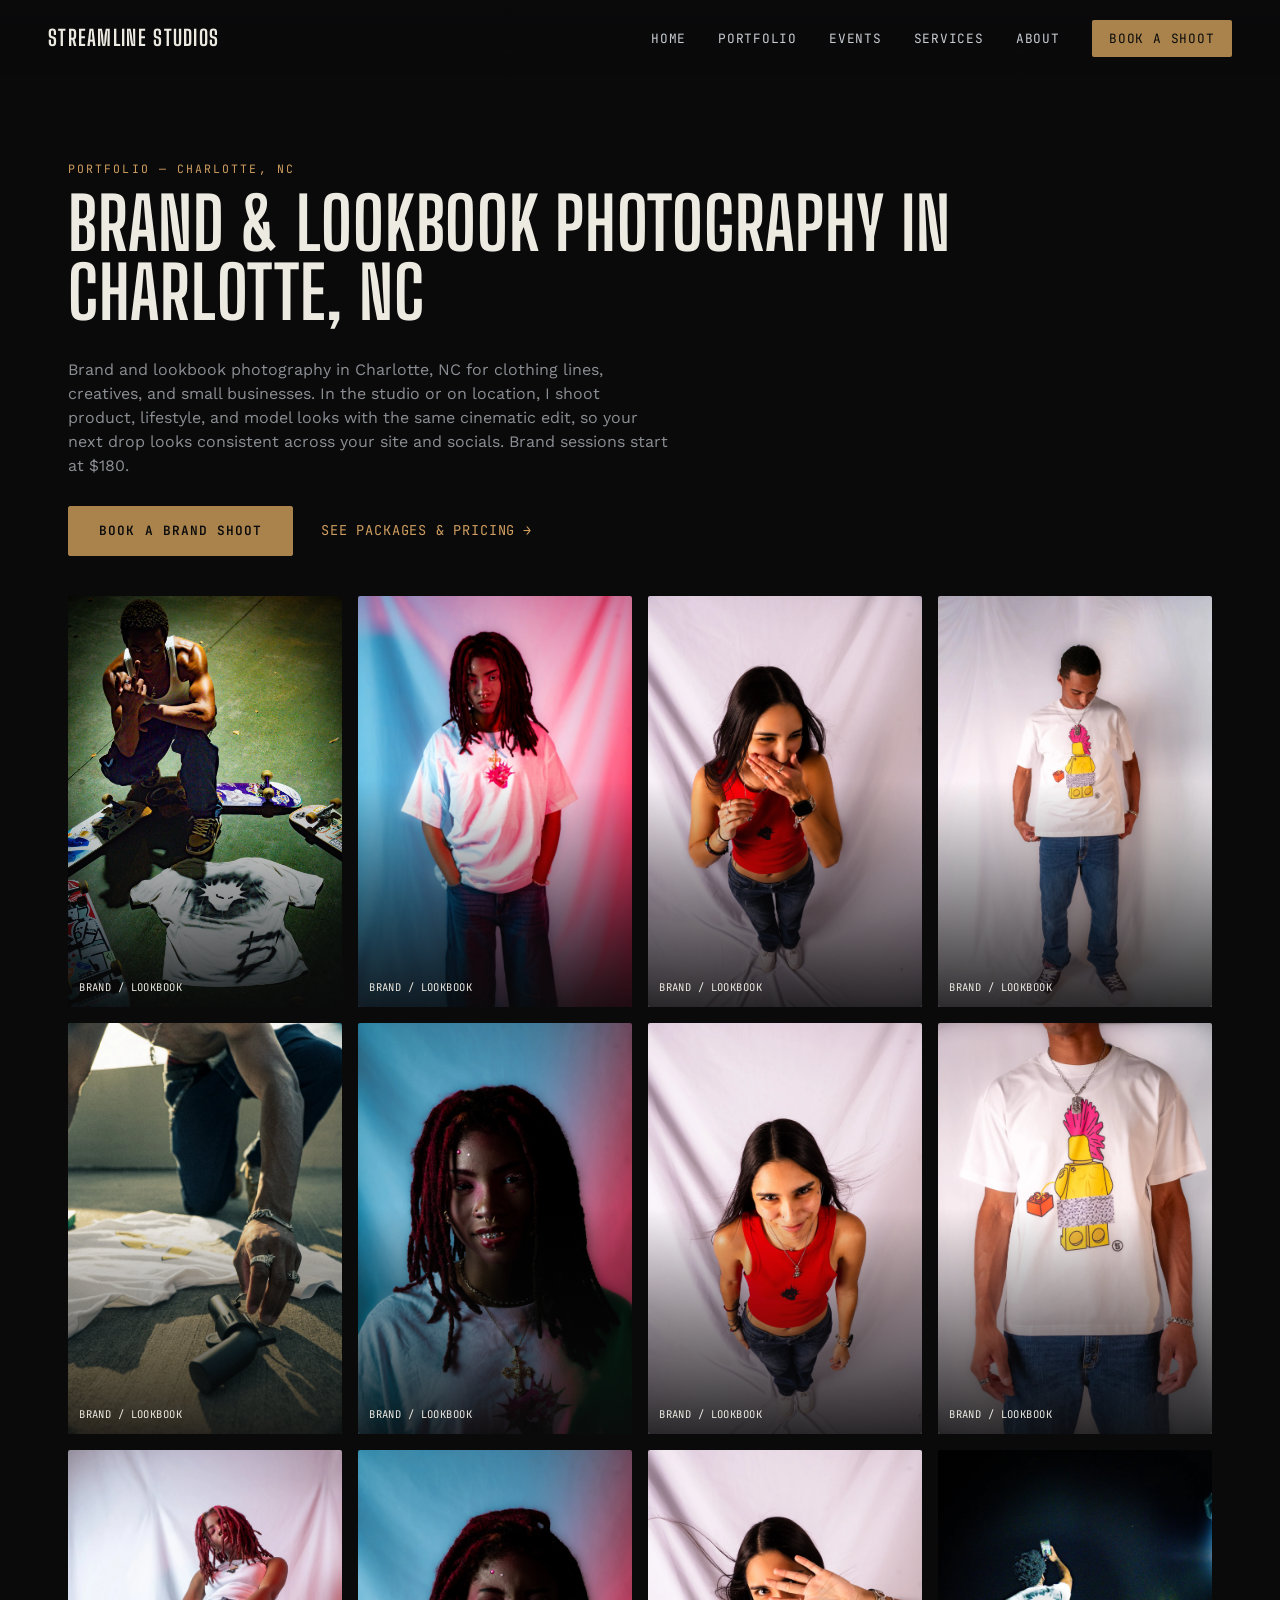
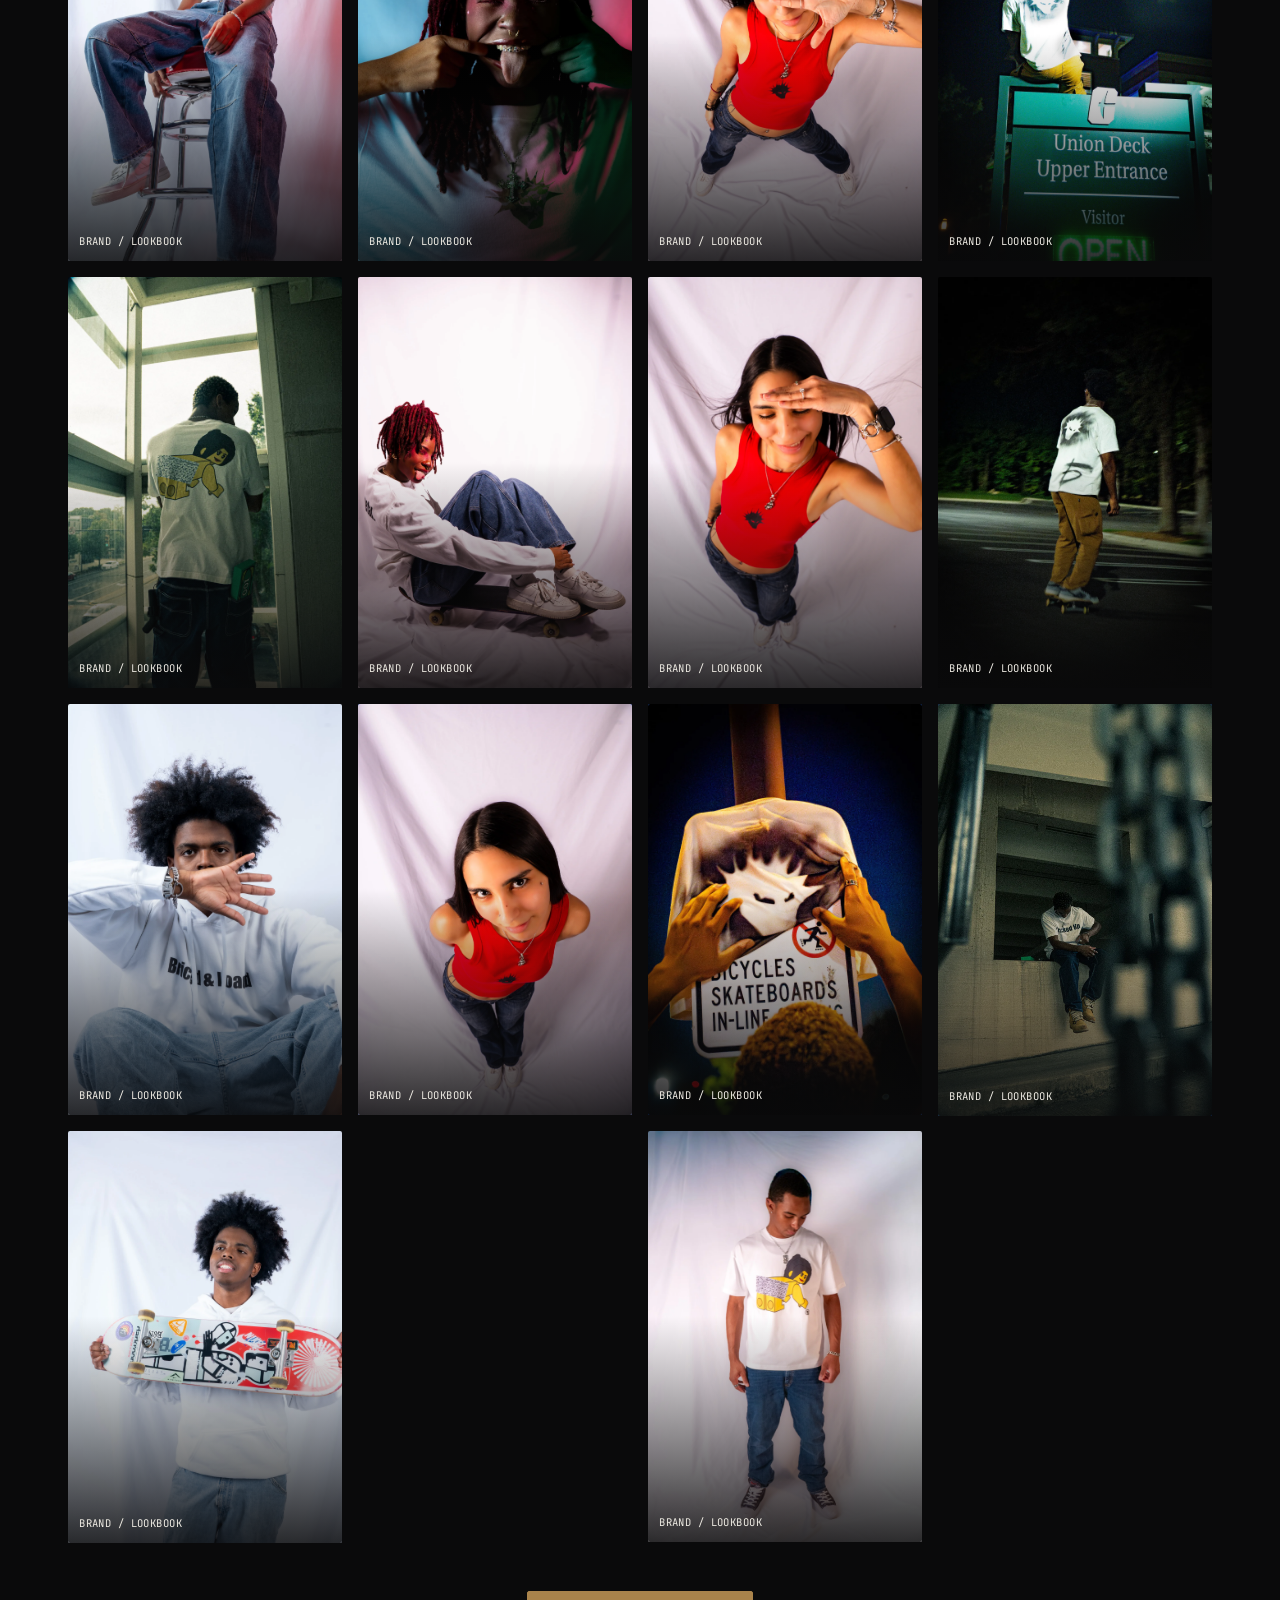
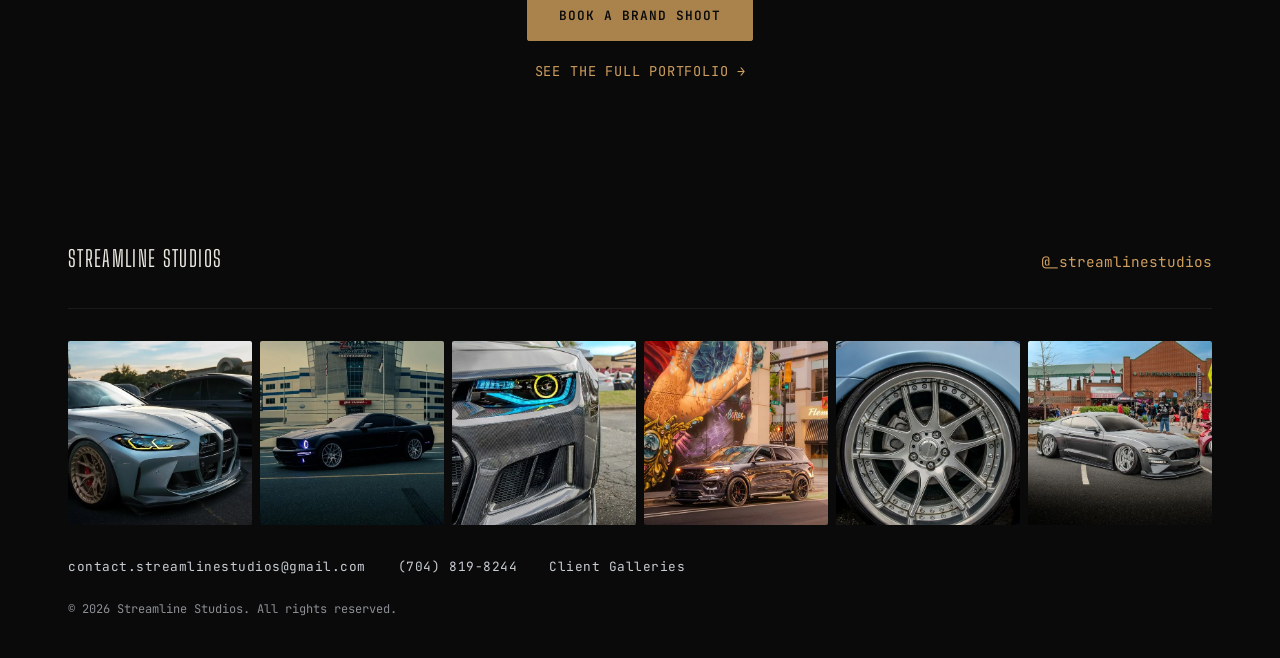
<file: brand-lookbook-photography.html>
<!DOCTYPE html>
<html lang="en">
<head>
<meta charset="UTF-8">
<meta name="viewport" content="width=device-width, initial-scale=1.0">
<title>Brand &amp; Lookbook Photography in Charlotte, NC | Streamline Studios</title>
<meta name="description" content="Brand and lookbook photography in Charlotte, NC for clothing lines, creatives, and small businesses. Studio or on location. Sessions from $180 with Streamline Studios.">
<link rel="canonical" href="https://streamlinestudios.co/brand-lookbook-photography">
<meta property="og:title" content="Brand &amp; Lookbook Photography in Charlotte, NC | Streamline Studios">
<meta property="og:description" content="Brand and lookbook photography in Charlotte, NC for clothing lines, creatives, and small businesses. Studio or on location. Sessions from $180 with Streamline Studios.">
<meta property="og:image" content="https://streamlinestudios.co/assets/img/og-preview.jpg">
<meta property="og:type" content="website">
<meta property="og:url" content="https://streamlinestudios.co/brand-lookbook-photography">
<meta name="twitter:card" content="summary_large_image">
<meta name="twitter:title" content="Brand &amp; Lookbook Photography in Charlotte, NC | Streamline Studios">
<meta name="twitter:description" content="Brand and lookbook photography in Charlotte, NC for clothing lines, creatives, and small businesses. Studio or on location. Sessions from $180 with Streamline Studios.">
<meta name="twitter:image" content="https://streamlinestudios.co/assets/img/og-preview.jpg">
<link rel="preconnect" href="https://fonts.googleapis.com">
<link rel="preconnect" href="https://fonts.gstatic.com" crossorigin>
<link href="https://fonts.googleapis.com/css2?family=Big+Shoulders+Display:wght@600;700;800&family=Work+Sans:wght@400;500;600&family=JetBrains+Mono:wght@400;500&display=swap" rel="stylesheet">
<link rel="icon" href="assets/favicons/favicon.ico" sizes="any">
<link rel="icon" type="image/png" sizes="32x32" href="assets/favicons/favicon-32x32.png">
<link rel="icon" type="image/png" sizes="16x16" href="assets/favicons/favicon-16x16.png">
<link rel="apple-touch-icon" href="assets/favicons/apple-touch-icon.png">
<link rel="stylesheet" href="styles.css">
</head>
<body>

<div data-include="components/header.html"></div>

<main style="max-width:var(--max); margin:0 auto; padding:10rem clamp(1.25rem, 4vw, 3rem) 6rem;">
  <p class="eyebrow">PORTFOLIO — CHARLOTTE, NC</p>
  <h1 style="font-size:clamp(2.5rem, 6vw, 4.5rem); margin-bottom:2rem;">Brand &amp; Lookbook Photography in Charlotte, NC</h1>
  <p style="color:var(--smoke); max-width:60ch; margin-bottom:1.75rem;">
    Brand and lookbook photography in Charlotte, NC for clothing lines, creatives, and small
    businesses. In the studio or on location, I shoot product, lifestyle, and model looks with the
    same cinematic edit, so your next drop looks consistent across your site and socials. Brand
    sessions start at $180.
  </p>
  <div class="category-actions">
    <a href="booking.html" class="btn btn-solid">Book a Brand Shoot</a>
    <a href="services.html" class="link-arrow">See packages &amp; pricing <span aria-hidden="true">&rarr;</span></a>
  </div>

  <!-- Same photos and alt text as this category's tiles on portfolio.html —
       when you add a photo there, add it here too. Click any photo to open
       the lightbox (shared gallery code in script.js). -->
  <div class="portfolio-grid">

    <button type="button" class="portfolio-tile" data-category="lookbook">
      <img class="tile-media" src="assets/img/portfolio-lookbook-1.webp" alt="Streetwear brand lookbook shoot with skateboards" loading="lazy">
      <span class="tile-label">Brand / Lookbook</span>
    </button>
    <button type="button" class="portfolio-tile" data-category="lookbook">
      <img class="tile-media" src="assets/img/portfolio-lookbook-2.webp" alt="Gritty low-angle detail shot for a streetwear brand shoot" loading="lazy">
      <span class="tile-label">Brand / Lookbook</span>
    </button>
    <button type="button" class="portfolio-tile" data-category="lookbook">
      <img class="tile-media" src="assets/img/portfolio-lookbook-3.webp" alt="Model portrait with colored gel lighting for a denim brand shoot" loading="lazy">
      <span class="tile-label">Brand / Lookbook</span>
    </button>
    <button type="button" class="portfolio-tile" data-category="lookbook">
      <img class="tile-media" src="assets/img/portfolio-lookbook-4.webp" alt="Model shot from behind wearing branded graphic tee on a balcony" loading="lazy">
      <span class="tile-label">Brand / Lookbook</span>
    </button>
    <button type="button" class="portfolio-tile" data-category="lookbook">
      <img class="tile-media" src="assets/img/portfolio-lookbook-5.webp" alt="Portrait of model wearing branded hoodie for a streetwear shoot" loading="lazy">
      <span class="tile-label">Brand / Lookbook</span>
    </button>
    <button type="button" class="portfolio-tile" data-category="lookbook">
      <img class="tile-media" src="assets/img/portfolio-lookbook-6.webp" alt="Model in a white hoodie holding a sticker-covered skateboard against a white backdrop" loading="lazy">
      <span class="tile-label">Brand / Lookbook</span>
    </button>
    <button type="button" class="portfolio-tile" data-category="lookbook">
      <img class="tile-media" src="assets/img/portfolio-lookbook-7.webp" alt="Model with red locs in a white graphic tee under pink and blue gel lighting" loading="lazy">
      <span class="tile-label">Brand / Lookbook</span>
    </button>
    <button type="button" class="portfolio-tile" data-category="lookbook">
      <img class="tile-media" src="assets/img/portfolio-lookbook-8.webp" alt="Close-up of a model with red locs and a gold cross necklace under colored gel lighting" loading="lazy">
      <span class="tile-label">Brand / Lookbook</span>
    </button>
    <button type="button" class="portfolio-tile" data-category="lookbook">
      <img class="tile-media" src="assets/img/portfolio-lookbook-9.webp" alt="Model with red locs making a playful face under pink and blue gel lighting" loading="lazy">
      <span class="tile-label">Brand / Lookbook</span>
    </button>
    <button type="button" class="portfolio-tile" data-category="lookbook">
      <img class="tile-media" src="assets/img/portfolio-lookbook-10.webp" alt="Model with red locs seated on a skateboard in baggy jeans against a white backdrop" loading="lazy">
      <span class="tile-label">Brand / Lookbook</span>
    </button>
    <button type="button" class="portfolio-tile" data-category="lookbook">
      <img class="tile-media" src="assets/img/portfolio-lookbook-11.webp" alt="High-angle portrait of a model in a red top looking up at the camera" loading="lazy">
      <span class="tile-label">Brand / Lookbook</span>
    </button>
    <button type="button" class="portfolio-tile" data-category="lookbook">
      <img class="tile-media" src="assets/img/portfolio-lookbook-12.webp" alt="High-angle shot of a model in a red top laughing behind her hands" loading="lazy">
      <span class="tile-label">Brand / Lookbook</span>
    </button>
    <button type="button" class="portfolio-tile" data-category="lookbook">
      <img class="tile-media" src="assets/img/portfolio-lookbook-13.webp" alt="High-angle portrait of a model in a red top smiling up at the camera" loading="lazy">
      <span class="tile-label">Brand / Lookbook</span>
    </button>
    <button type="button" class="portfolio-tile" data-category="lookbook">
      <img class="tile-media" src="assets/img/portfolio-lookbook-14.webp" alt="Model in a red top shielding one eye with her hand, shot from above" loading="lazy">
      <span class="tile-label">Brand / Lookbook</span>
    </button>
    <button type="button" class="portfolio-tile" data-category="lookbook">
      <img class="tile-media" src="assets/img/portfolio-lookbook-15.webp" alt="Model in a red top laughing with a hand on her forehead, shot from above" loading="lazy">
      <span class="tile-label">Brand / Lookbook</span>
    </button>
    <button type="button" class="portfolio-tile" data-category="lookbook">
      <img class="tile-media" src="assets/img/portfolio-lookbook-16.webp" alt="Hands stretching a graphic tee over a no-skateboards street sign at night" loading="lazy">
      <span class="tile-label">Brand / Lookbook</span>
    </button>
    <button type="button" class="portfolio-tile" data-category="lookbook">
      <img class="tile-media" src="assets/img/portfolio-lookbook-17.webp" alt="Model in a white graphic tee and jeans looking down, against a white backdrop" loading="lazy">
      <span class="tile-label">Brand / Lookbook</span>
    </button>
    <button type="button" class="portfolio-tile" data-category="lookbook">
      <img class="tile-media" src="assets/img/portfolio-lookbook-18.webp" alt="Model in a white tee with a pink-mohawk toy figure graphic, looking down" loading="lazy">
      <span class="tile-label">Brand / Lookbook</span>
    </button>
    <button type="button" class="portfolio-tile" data-category="lookbook">
      <img class="tile-media" src="assets/img/portfolio-lookbook-19.webp" alt="Close-up of a white tee with a pink-mohawk toy figure graphic and a chain necklace" loading="lazy">
      <span class="tile-label">Brand / Lookbook</span>
    </button>
    <button type="button" class="portfolio-tile" data-category="lookbook">
      <img class="tile-media" src="assets/img/portfolio-lookbook-20.webp" alt="Model sitting on top of a parking deck entrance sign at night, taking a phone photo" loading="lazy">
      <span class="tile-label">Brand / Lookbook</span>
    </button>
    <button type="button" class="portfolio-tile" data-category="lookbook">
      <img class="tile-media" src="assets/img/portfolio-lookbook-21.webp" alt="Skateboarder in a white graphic tee riding through a parking lot at night" loading="lazy">
      <span class="tile-label">Brand / Lookbook</span>
    </button>
    <button type="button" class="portfolio-tile" data-category="lookbook">
      <img class="tile-media" src="assets/img/portfolio-lookbook-22.webp" alt="Model seated on a concrete parking deck ledge, framed through a blurred chain" loading="lazy">
      <span class="tile-label">Brand / Lookbook</span>
    </button>

  </div>

  <div class="category-end">
    <a href="booking.html" class="btn btn-solid">Book a Brand Shoot</a>
    <a href="portfolio.html" class="link-arrow">See the full portfolio <span aria-hidden="true">&rarr;</span></a>
  </div>
</main>

<div class="lightbox" hidden>
  <div class="lightbox-scrim"></div>
  <button type="button" class="lightbox-close" aria-label="Close">&times;</button>
  <button type="button" class="lightbox-arrow lightbox-arrow--prev" aria-label="Previous image">&larr;</button>
  <img class="lightbox-media" alt="">
  <button type="button" class="lightbox-arrow lightbox-arrow--next" aria-label="Next image">&rarr;</button>
  <p class="lightbox-caption"></p>
</div>

<div data-include="components/footer.html"></div>

<script src="script.js"></script>
</body>
</html>
</file>
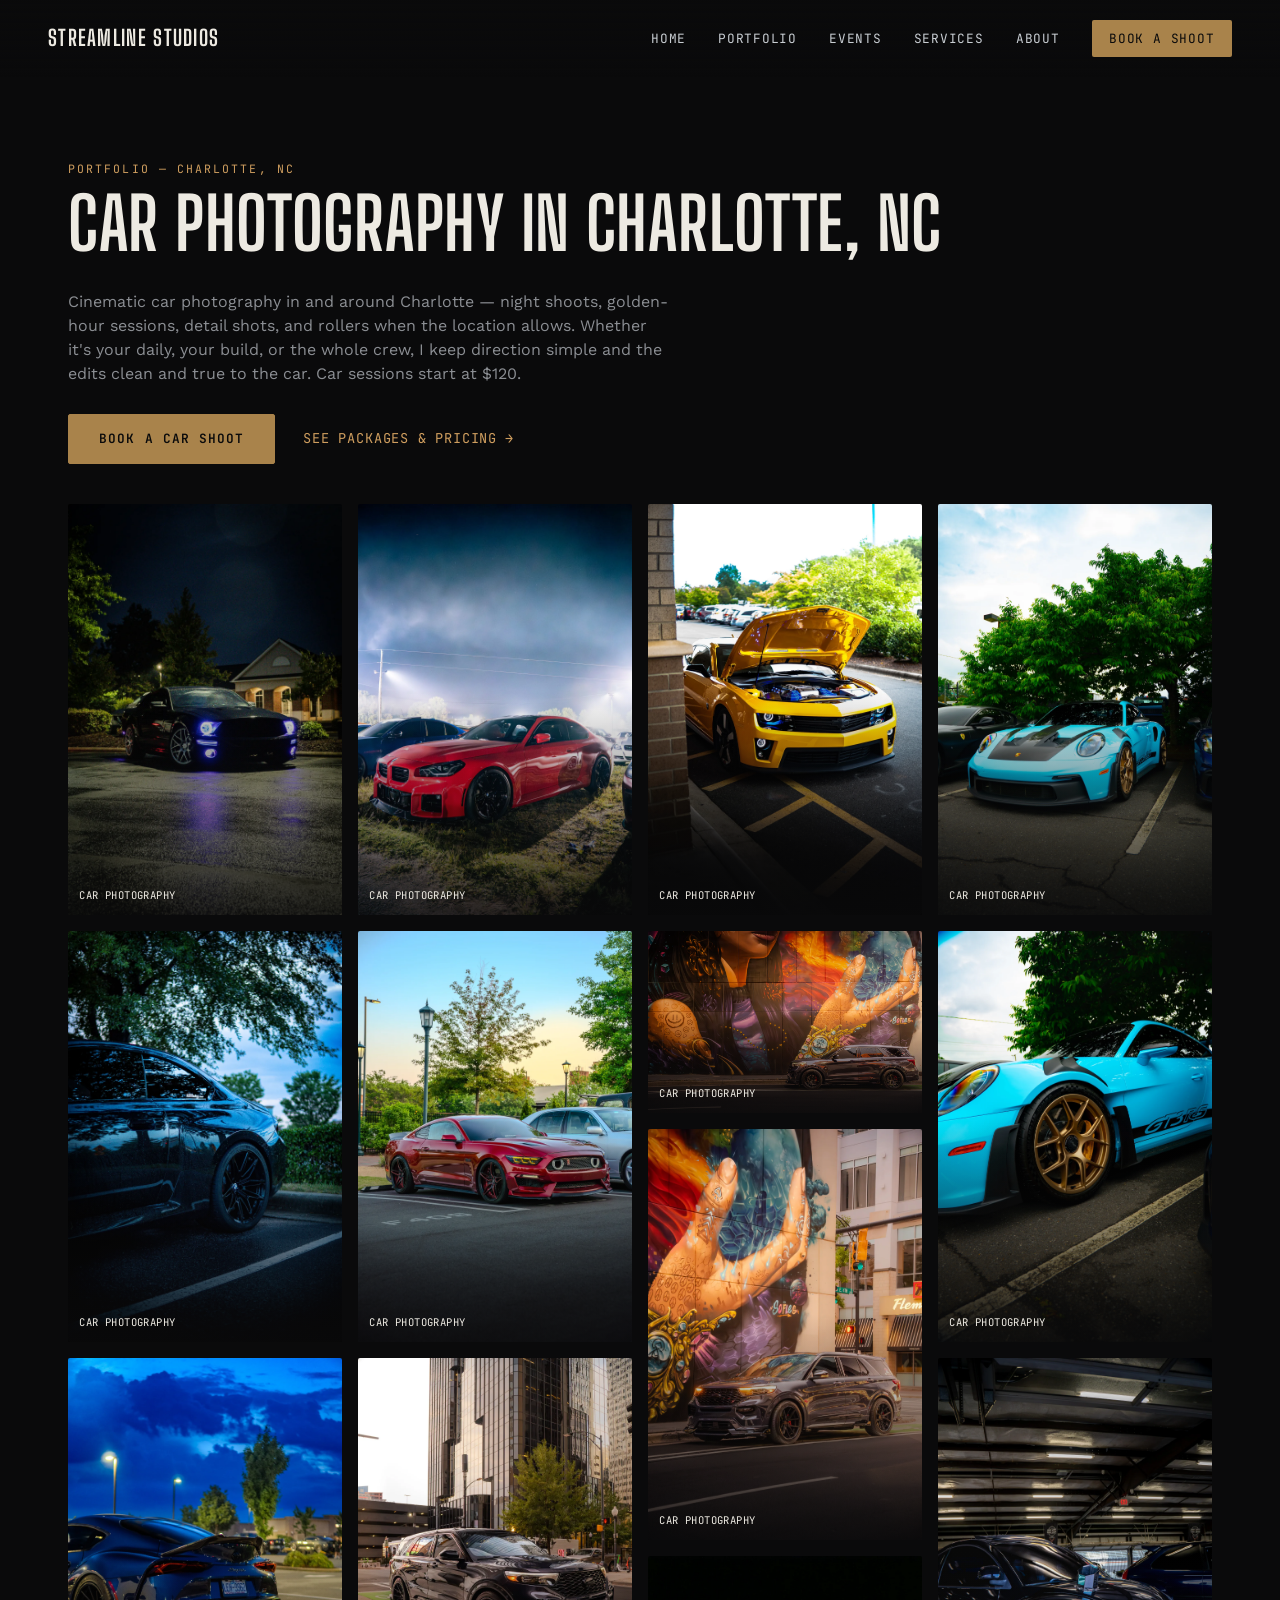
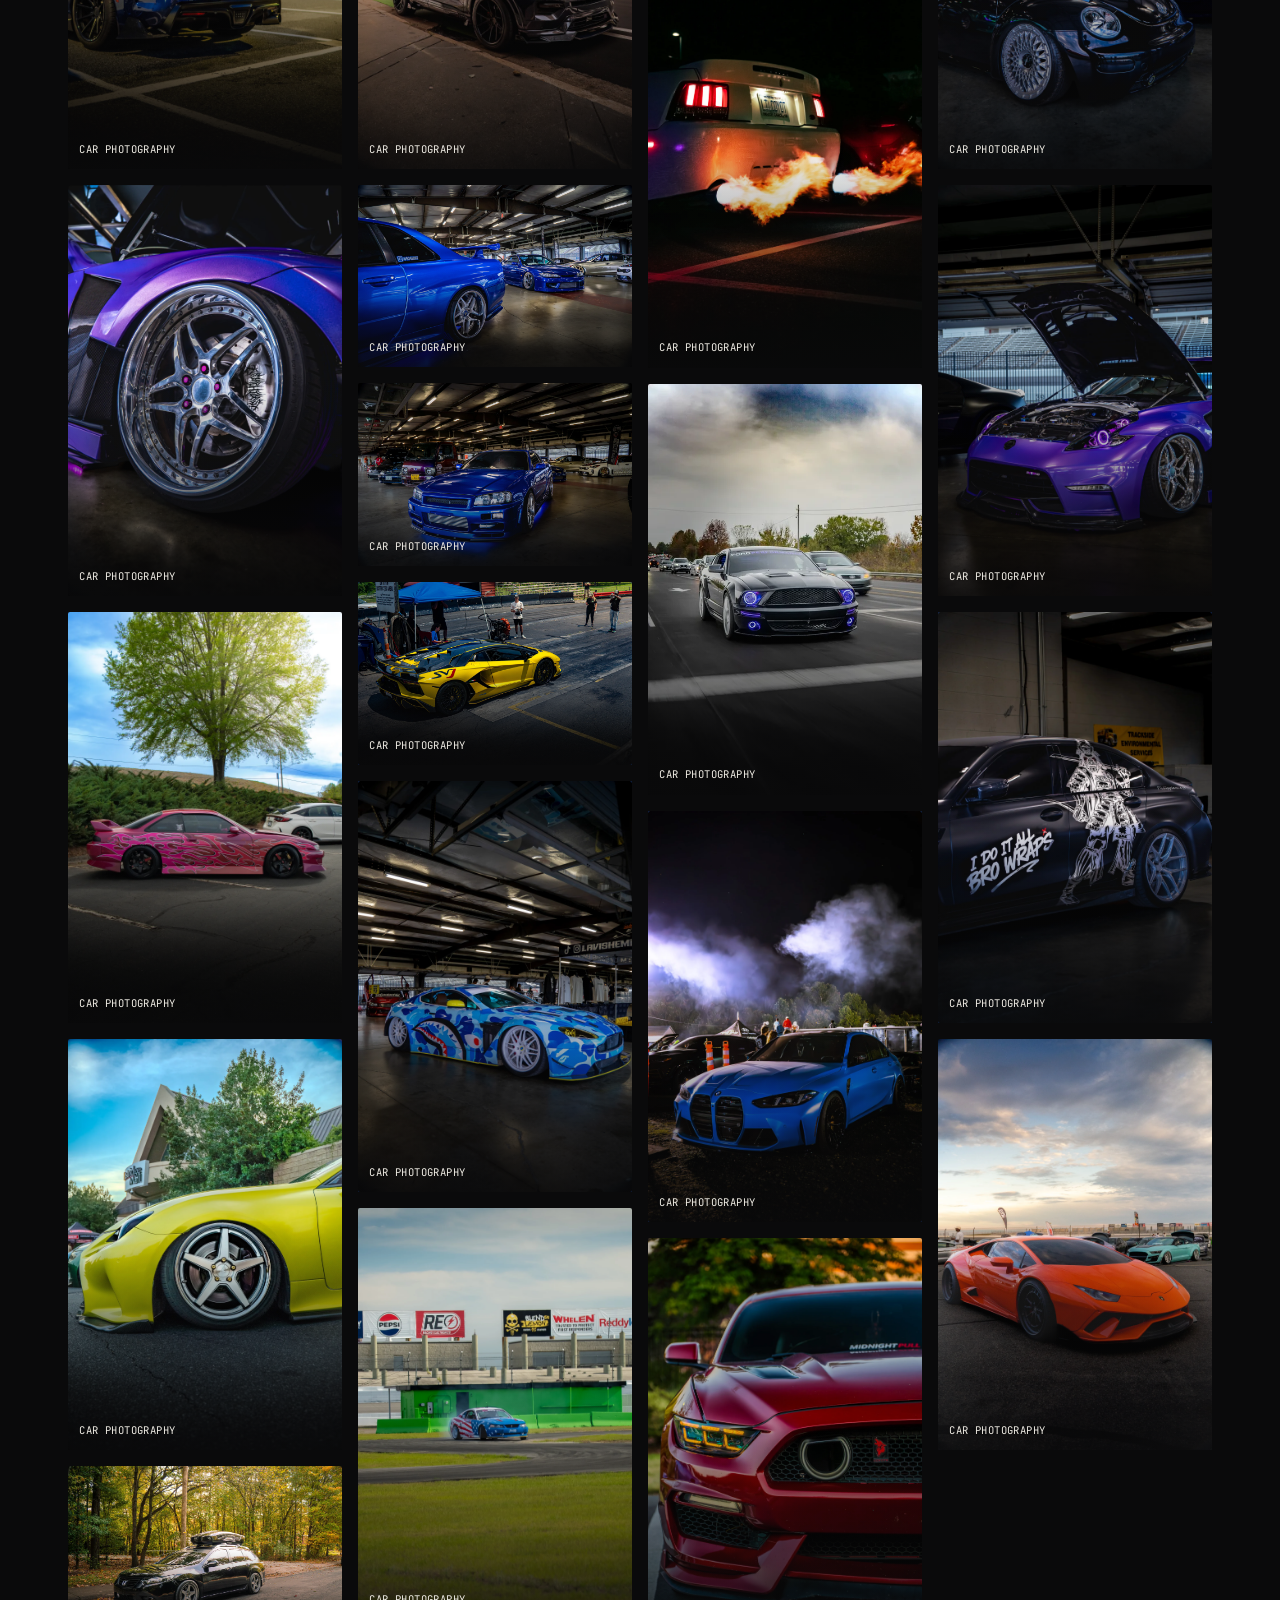
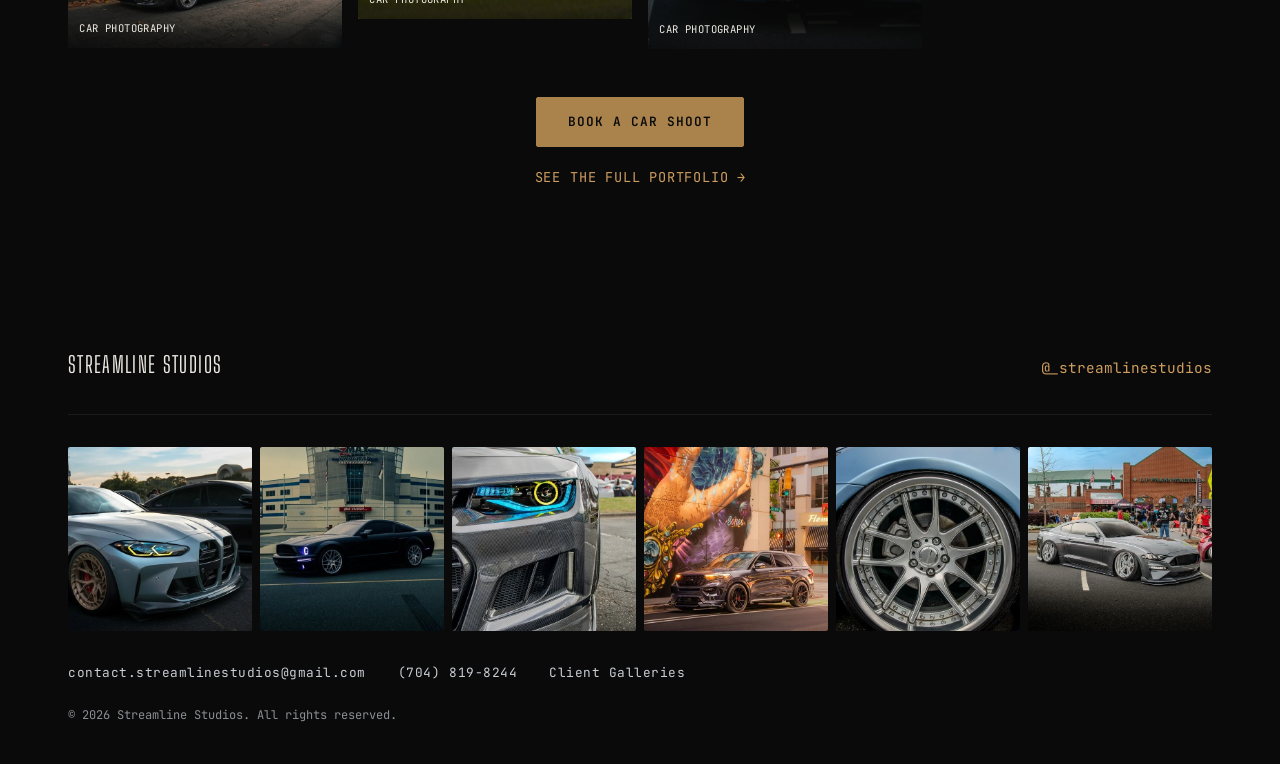
<file: car-photography.html>
<!DOCTYPE html>
<html lang="en">
<head>
<meta charset="UTF-8">
<meta name="viewport" content="width=device-width, initial-scale=1.0">
<title>Car Photography in Charlotte, NC | Streamline Studios</title>
<meta name="description" content="Cinematic car photography in Charlotte, NC. Night shoots, golden-hour sessions, detail shots, and rollers. Car sessions from $120 with Streamline Studios.">
<link rel="canonical" href="https://streamlinestudios.co/car-photography">
<meta property="og:title" content="Car Photography in Charlotte, NC | Streamline Studios">
<meta property="og:description" content="Cinematic car photography in Charlotte, NC. Night shoots, golden-hour sessions, detail shots, and rollers. Car sessions from $120 with Streamline Studios.">
<meta property="og:image" content="https://streamlinestudios.co/assets/img/og-preview.jpg">
<meta property="og:type" content="website">
<meta property="og:url" content="https://streamlinestudios.co/car-photography">
<meta name="twitter:card" content="summary_large_image">
<meta name="twitter:title" content="Car Photography in Charlotte, NC | Streamline Studios">
<meta name="twitter:description" content="Cinematic car photography in Charlotte, NC. Night shoots, golden-hour sessions, detail shots, and rollers. Car sessions from $120 with Streamline Studios.">
<meta name="twitter:image" content="https://streamlinestudios.co/assets/img/og-preview.jpg">
<link rel="preconnect" href="https://fonts.googleapis.com">
<link rel="preconnect" href="https://fonts.gstatic.com" crossorigin>
<link href="https://fonts.googleapis.com/css2?family=Big+Shoulders+Display:wght@600;700;800&family=Work+Sans:wght@400;500;600&family=JetBrains+Mono:wght@400;500&display=swap" rel="stylesheet">
<link rel="icon" href="assets/favicons/favicon.ico" sizes="any">
<link rel="icon" type="image/png" sizes="32x32" href="assets/favicons/favicon-32x32.png">
<link rel="icon" type="image/png" sizes="16x16" href="assets/favicons/favicon-16x16.png">
<link rel="apple-touch-icon" href="assets/favicons/apple-touch-icon.png">
<link rel="stylesheet" href="styles.css">
</head>
<body>

<div data-include="components/header.html"></div>

<main style="max-width:var(--max); margin:0 auto; padding:10rem clamp(1.25rem, 4vw, 3rem) 6rem;">
  <p class="eyebrow">PORTFOLIO — CHARLOTTE, NC</p>
  <h1 style="font-size:clamp(2.5rem, 6vw, 4.5rem); margin-bottom:2rem;">Car Photography in Charlotte, NC</h1>
  <p style="color:var(--smoke); max-width:60ch; margin-bottom:1.75rem;">
    Cinematic car photography in and around Charlotte — night shoots, golden-hour sessions,
    detail shots, and rollers when the location allows. Whether it's your daily, your build, or the
    whole crew, I keep direction simple and the edits clean and true to the car. Car sessions start
    at $120.
  </p>
  <div class="category-actions">
    <a href="booking.html" class="btn btn-solid">Book a Car Shoot</a>
    <a href="services.html" class="link-arrow">See packages &amp; pricing <span aria-hidden="true">&rarr;</span></a>
  </div>

  <!-- Same photos and alt text as this category's tiles on portfolio.html —
       when you add a photo there, add it here too. Click any photo to open
       the lightbox (shared gallery code in script.js). -->
  <div class="portfolio-grid">

    <button type="button" class="portfolio-tile" data-category="cars">
      <img class="tile-media" src="assets/img/portfolio-cars-1.webp" alt="Black Mustang at night with glowing blue LED headlights" loading="lazy">
      <span class="tile-label">Car Photography</span>
    </button>
    <button type="button" class="portfolio-tile" data-category="cars">
      <img class="tile-media" src="assets/img/portfolio-cars-2.webp" alt="Black BMW M2 parked under a tree at dusk" loading="lazy">
      <span class="tile-label">Car Photography</span>
    </button>
    <button type="button" class="portfolio-tile" data-category="cars">
      <img class="tile-media" src="assets/img/portfolio-cars-3.webp" alt="Blue Toyota Supra at dusk under a dramatic sky" loading="lazy">
      <span class="tile-label">Car Photography</span>
    </button>
    <button type="button" class="portfolio-tile" data-category="cars">
      <img class="tile-media" src="assets/img/portfolio-cars-4.webp" alt="Close-up of a purple widebody sports car's wheel and fender" loading="lazy">
      <span class="tile-label">Car Photography</span>
    </button>
    <button type="button" class="portfolio-tile" data-category="cars">
      <img class="tile-media" src="assets/img/portfolio-cars-5.webp" alt="Pink flame-wrap Nissan S14 side profile" loading="lazy">
      <span class="tile-label">Car Photography</span>
    </button>
    <button type="button" class="portfolio-tile" data-category="cars">
      <img class="tile-media" src="assets/img/portfolio-cars-6.webp" alt="Close-up of a yellow Lexus RC's front wheel and fender" loading="lazy">
      <span class="tile-label">Car Photography</span>
    </button>
    <button type="button" class="portfolio-tile" data-category="cars">
      <img class="tile-media" src="assets/img/portfolio-cars-7.webp" alt="Black Acura wagon with roof box in an autumn forest setting" loading="lazy">
      <span class="tile-label">Car Photography</span>
    </button>
    <button type="button" class="portfolio-tile" data-category="cars">
      <img class="tile-media" src="assets/img/portfolio-cars-8.webp" alt="Red BMW M2 at a foggy night car meet" loading="lazy">
      <span class="tile-label">Car Photography</span>
    </button>
    <button type="button" class="portfolio-tile" data-category="cars">
      <img class="tile-media" src="assets/img/portfolio-cars-9.webp" alt="Red Ford Mustang GT at golden hour in a park" loading="lazy">
      <span class="tile-label">Car Photography</span>
    </button>
    <button type="button" class="portfolio-tile" data-category="cars">
      <img class="tile-media" src="assets/img/portfolio-cars-10.webp" alt="Dark Ford Explorer ST on a downtown street at blue hour" loading="lazy">
      <span class="tile-label">Car Photography</span>
    </button>
    <button type="button" class="portfolio-tile" data-category="cars">
      <img class="tile-media" src="assets/img/portfolio-cars-11.webp" alt="Blue Nissan Skyline and Silvia inside an indoor car show garage" loading="lazy">
      <span class="tile-label">Car Photography</span>
    </button>
    <button type="button" class="portfolio-tile" data-category="cars">
      <img class="tile-media" src="assets/img/portfolio-cars-12.webp" alt="Blue Nissan Skyline GT-R with underglow at an indoor car show" loading="lazy">
      <span class="tile-label">Car Photography</span>
    </button>
    <button type="button" class="portfolio-tile" data-category="cars">
      <img class="tile-media" src="assets/img/portfolio-cars-13.webp" alt="Yellow Lamborghini Aventador SVJ at a drag strip" loading="lazy">
      <span class="tile-label">Car Photography</span>
    </button>
    <button type="button" class="portfolio-tile" data-category="cars">
      <img class="tile-media" src="assets/img/portfolio-cars-14.webp" alt="Blue camo-wrapped Aston Martin Vantage with shark graphic at a car show" loading="lazy">
      <span class="tile-label">Car Photography</span>
    </button>
    <button type="button" class="portfolio-tile" data-category="cars">
      <img class="tile-media" src="assets/img/portfolio-cars-15.webp" alt="American flag-wrapped Mustang drifting on a race track" loading="lazy">
      <span class="tile-label">Car Photography</span>
    </button>
    <button type="button" class="portfolio-tile" data-category="cars">
      <img class="tile-media" src="assets/img/portfolio-cars-16.webp" alt="Yellow Chevrolet Camaro with its hood open beside a brick wall at a parking-lot meet" loading="lazy">
      <span class="tile-label">Car Photography</span>
    </button>
    <button type="button" class="portfolio-tile" data-category="cars">
      <img class="tile-media" src="assets/img/portfolio-cars-17.webp" alt="Dark Ford Explorer ST parked in front of a colorful street mural" loading="lazy">
      <span class="tile-label">Car Photography</span>
    </button>
    <button type="button" class="portfolio-tile" data-category="cars">
      <img class="tile-media" src="assets/img/portfolio-cars-18.webp" alt="Dark Ford Explorer ST beneath a towering mural on a downtown street corner" loading="lazy">
      <span class="tile-label">Car Photography</span>
    </button>
    <button type="button" class="portfolio-tile" data-category="cars">
      <img class="tile-media" src="assets/img/portfolio-cars-19.webp" alt="White Ford Mustang shooting flames from its exhaust at night" loading="lazy">
      <span class="tile-label">Car Photography</span>
    </button>
    <button type="button" class="portfolio-tile" data-category="cars">
      <img class="tile-media" src="assets/img/portfolio-cars-20.webp" alt="Black Mustang with blue halo headlights in a rolling shot under storm clouds" loading="lazy">
      <span class="tile-label">Car Photography</span>
    </button>
    <button type="button" class="portfolio-tile" data-category="cars">
      <img class="tile-media" src="assets/img/portfolio-cars-21.webp" alt="Blue BMW M3 at a night car meet with smoke drifting behind it" loading="lazy">
      <span class="tile-label">Car Photography</span>
    </button>
    <button type="button" class="portfolio-tile" data-category="cars">
      <img class="tile-media" src="assets/img/portfolio-cars-23.webp" alt="Front-end close-up of a red Ford Mustang with amber sequential headlights" loading="lazy">
      <span class="tile-label">Car Photography</span>
    </button>
    <button type="button" class="portfolio-tile" data-category="cars">
      <img class="tile-media" src="assets/img/portfolio-cars-24.webp" alt="Light blue Porsche 911 GT3 RS with a carbon hood and gold wheels at a car meet" loading="lazy">
      <span class="tile-label">Car Photography</span>
    </button>
    <button type="button" class="portfolio-tile" data-category="cars">
      <img class="tile-media" src="assets/img/portfolio-cars-25.webp" alt="Close-up of a light blue Porsche 911 GT3 RS front fender and gold wheel" loading="lazy">
      <span class="tile-label">Car Photography</span>
    </button>
    <button type="button" class="portfolio-tile" data-category="cars">
      <img class="tile-media" src="assets/img/portfolio-cars-26.webp" alt="Lowered black Volkswagen Beetle on silver mesh wheels inside a garage" loading="lazy">
      <span class="tile-label">Car Photography</span>
    </button>
    <button type="button" class="portfolio-tile" data-category="cars">
      <img class="tile-media" src="assets/img/portfolio-cars-27.webp" alt="Purple widebody Nissan Z with its hood open and glowing halo headlights at an indoor show" loading="lazy">
      <span class="tile-label">Car Photography</span>
    </button>
    <button type="button" class="portfolio-tile" data-category="cars">
      <img class="tile-media" src="assets/img/portfolio-cars-29.webp" alt="Black sedan with a white samurai wrap graphic at an indoor car show" loading="lazy">
      <span class="tile-label">Car Photography</span>
    </button>
    <button type="button" class="portfolio-tile" data-category="cars">
      <img class="tile-media" src="assets/img/portfolio-cars-30.webp" alt="Orange Lamborghini Huracan under a sunset sky at a trackside car show" loading="lazy">
      <span class="tile-label">Car Photography</span>
    </button>

  </div>

  <div class="category-end">
    <a href="booking.html" class="btn btn-solid">Book a Car Shoot</a>
    <a href="portfolio.html" class="link-arrow">See the full portfolio <span aria-hidden="true">&rarr;</span></a>
  </div>
</main>

<div class="lightbox" hidden>
  <div class="lightbox-scrim"></div>
  <button type="button" class="lightbox-close" aria-label="Close">&times;</button>
  <button type="button" class="lightbox-arrow lightbox-arrow--prev" aria-label="Previous image">&larr;</button>
  <img class="lightbox-media" alt="">
  <button type="button" class="lightbox-arrow lightbox-arrow--next" aria-label="Next image">&rarr;</button>
  <p class="lightbox-caption"></p>
</div>

<div data-include="components/footer.html"></div>

<script src="script.js"></script>
</body>
</html>
</file>
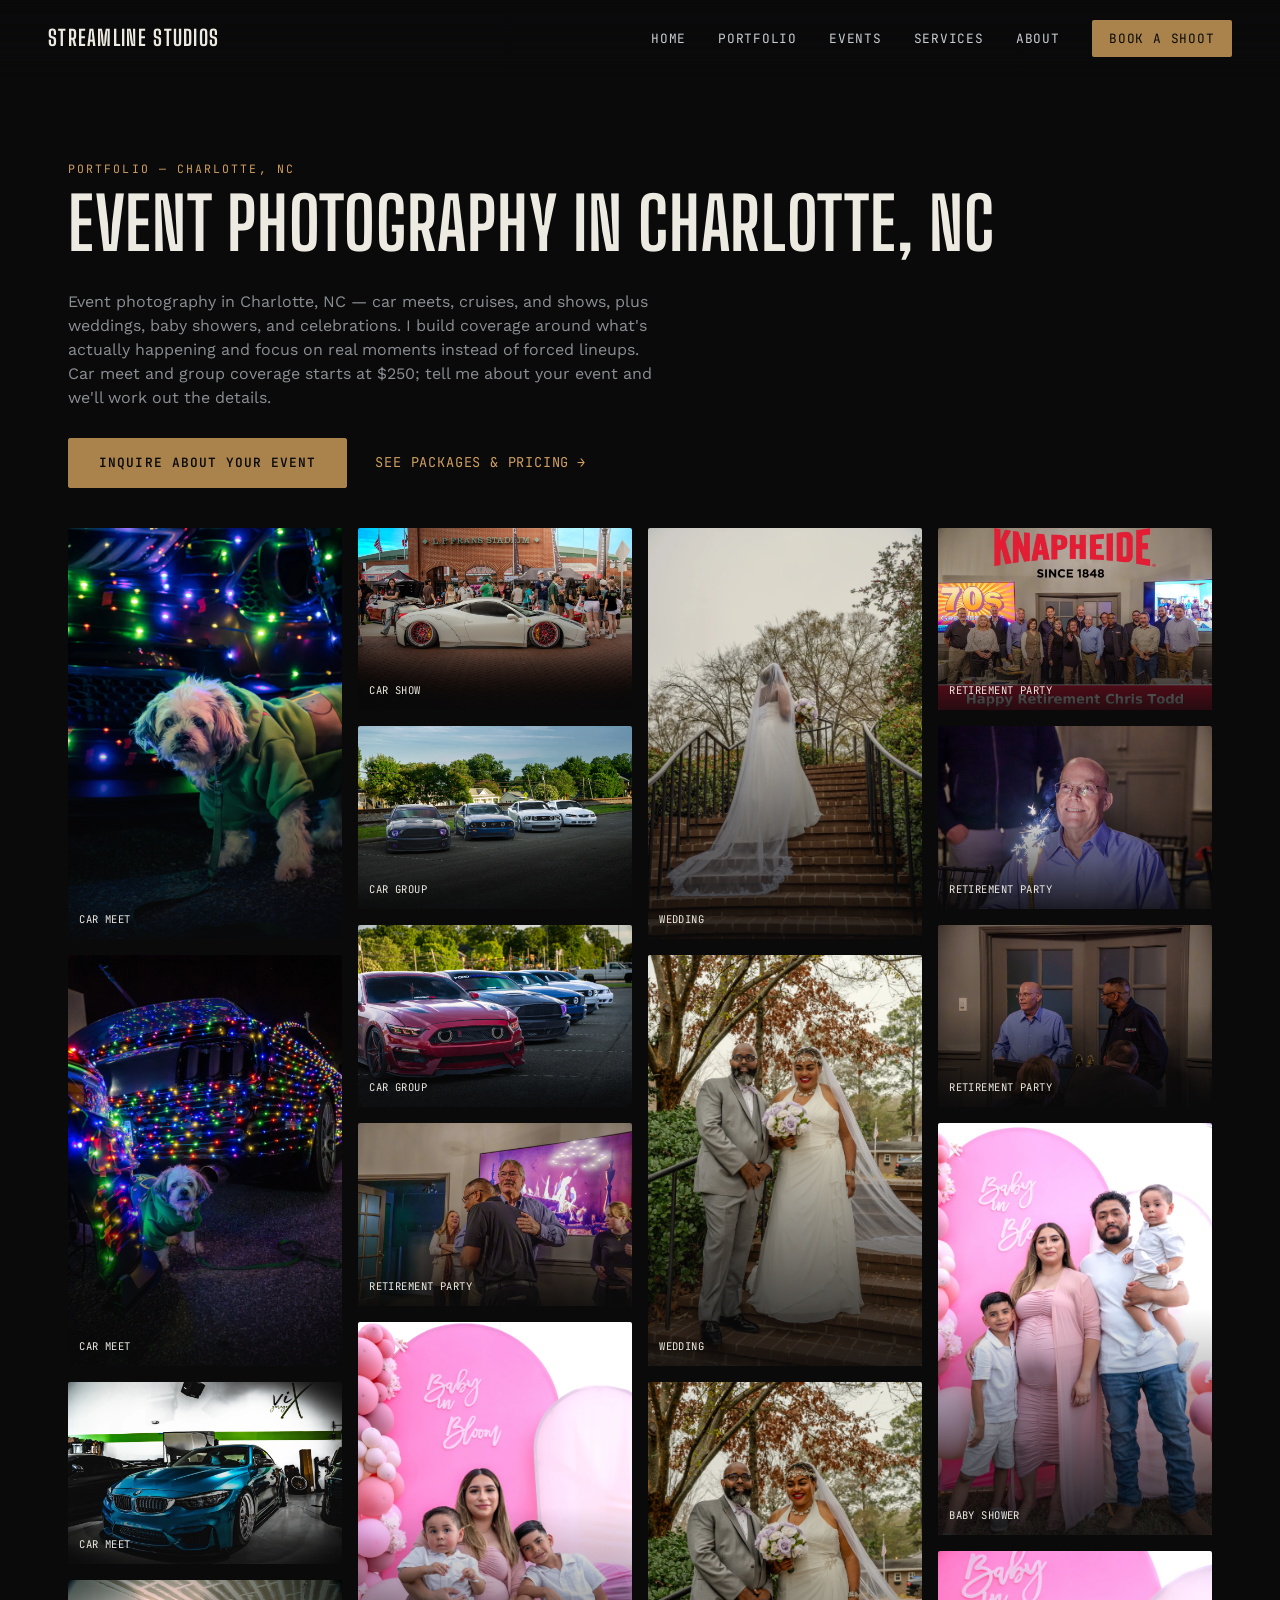
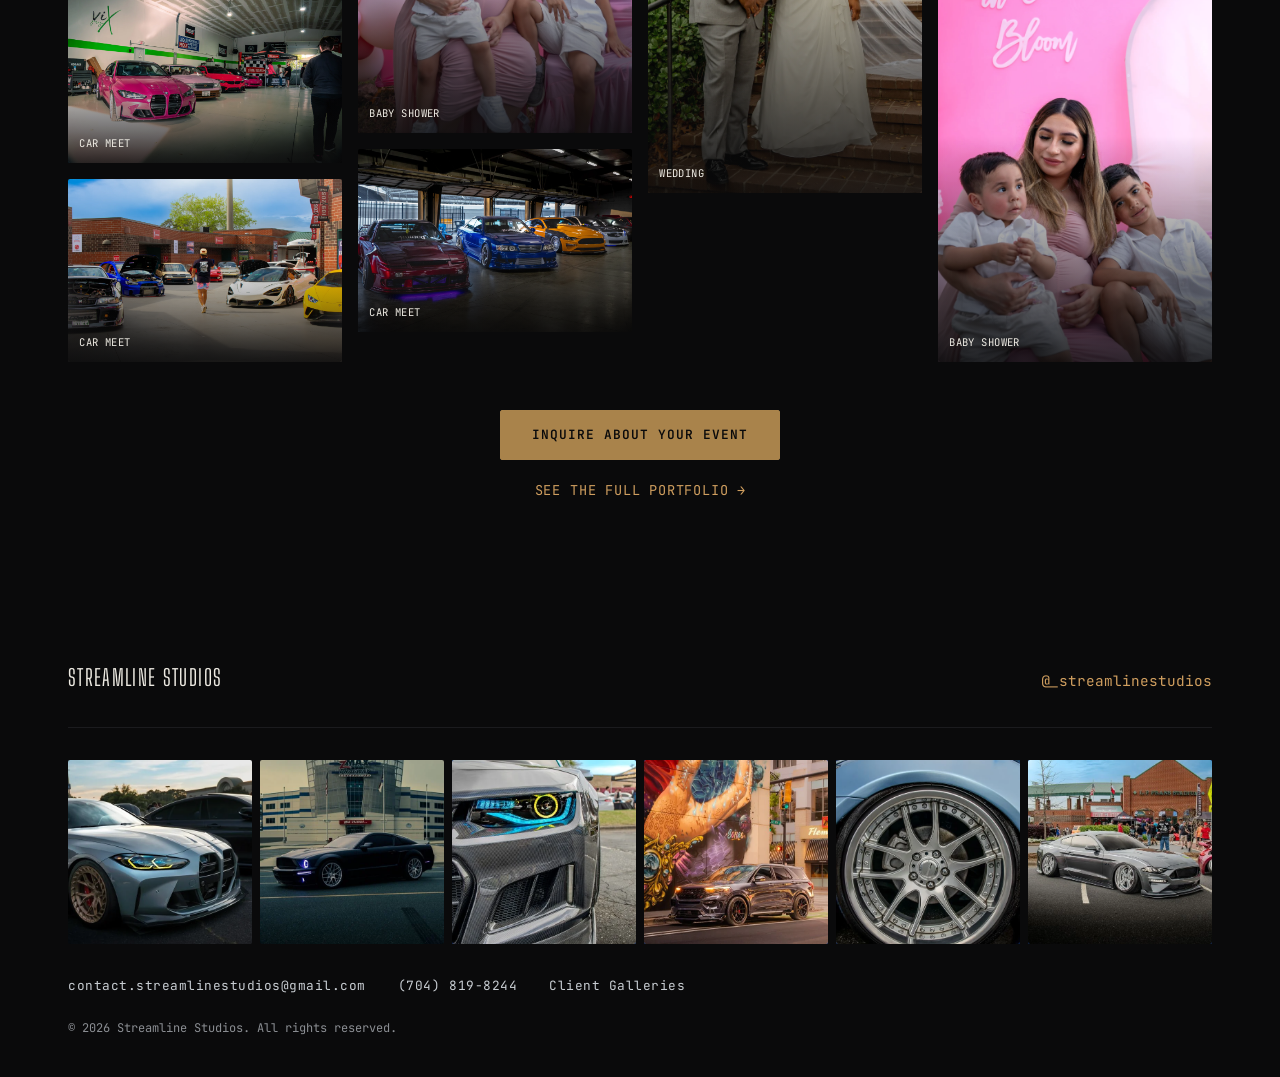
<file: event-photography.html>
<!DOCTYPE html>
<html lang="en">
<head>
<meta charset="UTF-8">
<meta name="viewport" content="width=device-width, initial-scale=1.0">
<title>Event Photography in Charlotte, NC | Streamline Studios</title>
<meta name="description" content="Event photography in Charlotte, NC. Car meets, cruises, and shows, plus weddings, baby showers, and celebrations. Car meet coverage from $250 with Streamline Studios.">
<link rel="canonical" href="https://streamlinestudios.co/event-photography">
<meta property="og:title" content="Event Photography in Charlotte, NC | Streamline Studios">
<meta property="og:description" content="Event photography in Charlotte, NC. Car meets, cruises, and shows, plus weddings, baby showers, and celebrations. Car meet coverage from $250 with Streamline Studios.">
<meta property="og:image" content="https://streamlinestudios.co/assets/img/og-preview.jpg">
<meta property="og:type" content="website">
<meta property="og:url" content="https://streamlinestudios.co/event-photography">
<meta name="twitter:card" content="summary_large_image">
<meta name="twitter:title" content="Event Photography in Charlotte, NC | Streamline Studios">
<meta name="twitter:description" content="Event photography in Charlotte, NC. Car meets, cruises, and shows, plus weddings, baby showers, and celebrations. Car meet coverage from $250 with Streamline Studios.">
<meta name="twitter:image" content="https://streamlinestudios.co/assets/img/og-preview.jpg">
<link rel="preconnect" href="https://fonts.googleapis.com">
<link rel="preconnect" href="https://fonts.gstatic.com" crossorigin>
<link href="https://fonts.googleapis.com/css2?family=Big+Shoulders+Display:wght@600;700;800&family=Work+Sans:wght@400;500;600&family=JetBrains+Mono:wght@400;500&display=swap" rel="stylesheet">
<link rel="icon" href="assets/favicons/favicon.ico" sizes="any">
<link rel="icon" type="image/png" sizes="32x32" href="assets/favicons/favicon-32x32.png">
<link rel="icon" type="image/png" sizes="16x16" href="assets/favicons/favicon-16x16.png">
<link rel="apple-touch-icon" href="assets/favicons/apple-touch-icon.png">
<link rel="stylesheet" href="styles.css">
</head>
<body>

<div data-include="components/header.html"></div>

<main style="max-width:var(--max); margin:0 auto; padding:10rem clamp(1.25rem, 4vw, 3rem) 6rem;">
  <p class="eyebrow">PORTFOLIO — CHARLOTTE, NC</p>
  <h1 style="font-size:clamp(2.5rem, 6vw, 4.5rem); margin-bottom:2rem;">Event Photography in Charlotte, NC</h1>
  <p style="color:var(--smoke); max-width:60ch; margin-bottom:1.75rem;">
    Event photography in Charlotte, NC — car meets, cruises, and shows, plus weddings, baby
    showers, and celebrations. I build coverage around what's actually happening and focus on real
    moments instead of forced lineups. Car meet and group coverage starts at $250; tell me about
    your event and we'll work out the details.
  </p>
  <div class="category-actions">
    <a href="events.html" class="btn btn-solid">Inquire About Your Event</a>
    <a href="services.html" class="link-arrow">See packages &amp; pricing <span aria-hidden="true">&rarr;</span></a>
  </div>

  <!-- Same photos and alt text as this category's tiles on portfolio.html —
       when you add a photo there, add it here too. Click any photo to open
       the lightbox (shared gallery code in script.js). -->
  <div class="portfolio-grid">

    <button type="button" class="portfolio-tile" data-category="events">
      <img class="tile-media" src="assets/img/portfolio-events-1.webp" alt="Small dog in a green hoodie beside a truck wrapped in Christmas lights at a holiday car meet" loading="lazy">
      <span class="tile-label">Car Meet</span>
    </button>
    <button type="button" class="portfolio-tile" data-category="events">
      <img class="tile-media" src="assets/img/portfolio-events-2.webp" alt="Truck covered in multicolored Christmas lights with a small dog in a green hoodie beside it" loading="lazy">
      <span class="tile-label">Car Meet</span>
    </button>
    <button type="button" class="portfolio-tile" data-category="events">
      <img class="tile-media" src="assets/img/portfolio-events-3.webp" alt="Car meet attendees browsing parked cars" loading="lazy">
      <span class="tile-label">Car Meet</span>
    </button>
    <button type="button" class="portfolio-tile" data-category="events">
      <img class="tile-media" src="assets/img/portfolio-events-4.webp" alt="Pink BMW M4 leading a row of cars inside a garage car meet" loading="lazy">
      <span class="tile-label">Car Meet</span>
    </button>
    <button type="button" class="portfolio-tile" data-category="events">
      <img class="tile-media" src="assets/img/portfolio-events-5.webp" alt="Attendee walking past a blue Subaru and a white McLaren at an outdoor car show" loading="lazy">
      <span class="tile-label">Car Meet</span>
    </button>
    <button type="button" class="portfolio-tile" data-category="events">
      <img class="tile-media" src="assets/img/portfolio-events-6.webp" alt="White widebody Ferrari 458 at a car show outside L.P. Frans Stadium" loading="lazy">
      <span class="tile-label">Car Show</span>
    </button>
    <button type="button" class="portfolio-tile" data-category="events">
      <img class="tile-media" src="assets/img/portfolio-events-7.webp" alt="Four modified Ford Mustangs lined up at evening" loading="lazy">
      <span class="tile-label">Car Group</span>
    </button>
    <button type="button" class="portfolio-tile" data-category="events">
      <img class="tile-media" src="assets/img/portfolio-events-8.webp" alt="Six Ford Mustangs lined up at golden hour" loading="lazy">
      <span class="tile-label">Car Group</span>
    </button>
    <button type="button" class="portfolio-tile" data-category="events">
      <img class="tile-media" src="assets/img/portfolio-events-9.webp" alt="Candid hug between two colleagues at a retirement celebration" loading="lazy">
      <span class="tile-label">Retirement Party</span>
    </button>
    <button type="button" class="portfolio-tile" data-category="events">
      <img class="tile-media" src="assets/img/portfolio-events-10.webp" alt="Expecting mother with her two sons at a pink baby shower backdrop" loading="lazy">
      <span class="tile-label">Baby Shower</span>
    </button>
    <button type="button" class="portfolio-tile" data-category="events">
      <img class="tile-media" src="assets/img/portfolio-events-11.webp" alt="Lineup of modified cars inside a garage bay at a car meet" loading="lazy">
      <span class="tile-label">Car Meet</span>
    </button>
    <button type="button" class="portfolio-tile" data-category="events">
      <img class="tile-media" src="assets/img/portfolio-events-12.webp" alt="Bride ascending brick stairs, veil flowing, overcast sky" loading="lazy">
      <span class="tile-label">Wedding</span>
    </button>
    <button type="button" class="portfolio-tile" data-category="events">
      <img class="tile-media" src="assets/img/portfolio-events-13.webp" alt="Bride and groom portrait with bouquet, smiling" loading="lazy">
      <span class="tile-label">Wedding</span>
    </button>
    <button type="button" class="portfolio-tile" data-category="events">
      <img class="tile-media" src="assets/img/portfolio-events-14.webp" alt="Bride and groom portrait on brick steps with flowing veil" loading="lazy">
      <span class="tile-label">Wedding</span>
    </button>
    <button type="button" class="portfolio-tile" data-category="events">
      <img class="tile-media" src="assets/img/portfolio-events-15.webp" alt="Retirement celebration banner graphic with group photo and text overlay" loading="lazy">
      <span class="tile-label">Retirement Party</span>
    </button>
    <button type="button" class="portfolio-tile" data-category="events">
      <img class="tile-media" src="assets/img/portfolio-events-16.webp" alt="Retirement celebration guest smiling with a lit sparkler" loading="lazy">
      <span class="tile-label">Retirement Party</span>
    </button>
    <button type="button" class="portfolio-tile" data-category="events">
      <img class="tile-media" src="assets/img/portfolio-events-17.webp" alt="Candid conversation between retirement party guests" loading="lazy">
      <span class="tile-label">Retirement Party</span>
    </button>
    <button type="button" class="portfolio-tile" data-category="events">
      <img class="tile-media" src="assets/img/portfolio-events-18.webp" alt="Full family portrait at a baby shower with pink balloon backdrop" loading="lazy">
      <span class="tile-label">Baby Shower</span>
    </button>
    <button type="button" class="portfolio-tile" data-category="events">
      <img class="tile-media" src="assets/img/portfolio-events-19.webp" alt="Expecting mother with her two sons at a baby shower, close crop" loading="lazy">
      <span class="tile-label">Baby Shower</span>
    </button>

  </div>

  <div class="category-end">
    <a href="events.html" class="btn btn-solid">Inquire About Your Event</a>
    <a href="portfolio.html" class="link-arrow">See the full portfolio <span aria-hidden="true">&rarr;</span></a>
  </div>
</main>

<div class="lightbox" hidden>
  <div class="lightbox-scrim"></div>
  <button type="button" class="lightbox-close" aria-label="Close">&times;</button>
  <button type="button" class="lightbox-arrow lightbox-arrow--prev" aria-label="Previous image">&larr;</button>
  <img class="lightbox-media" alt="">
  <button type="button" class="lightbox-arrow lightbox-arrow--next" aria-label="Next image">&rarr;</button>
  <p class="lightbox-caption"></p>
</div>

<div data-include="components/footer.html"></div>

<script src="script.js"></script>
</body>
</html>
</file>
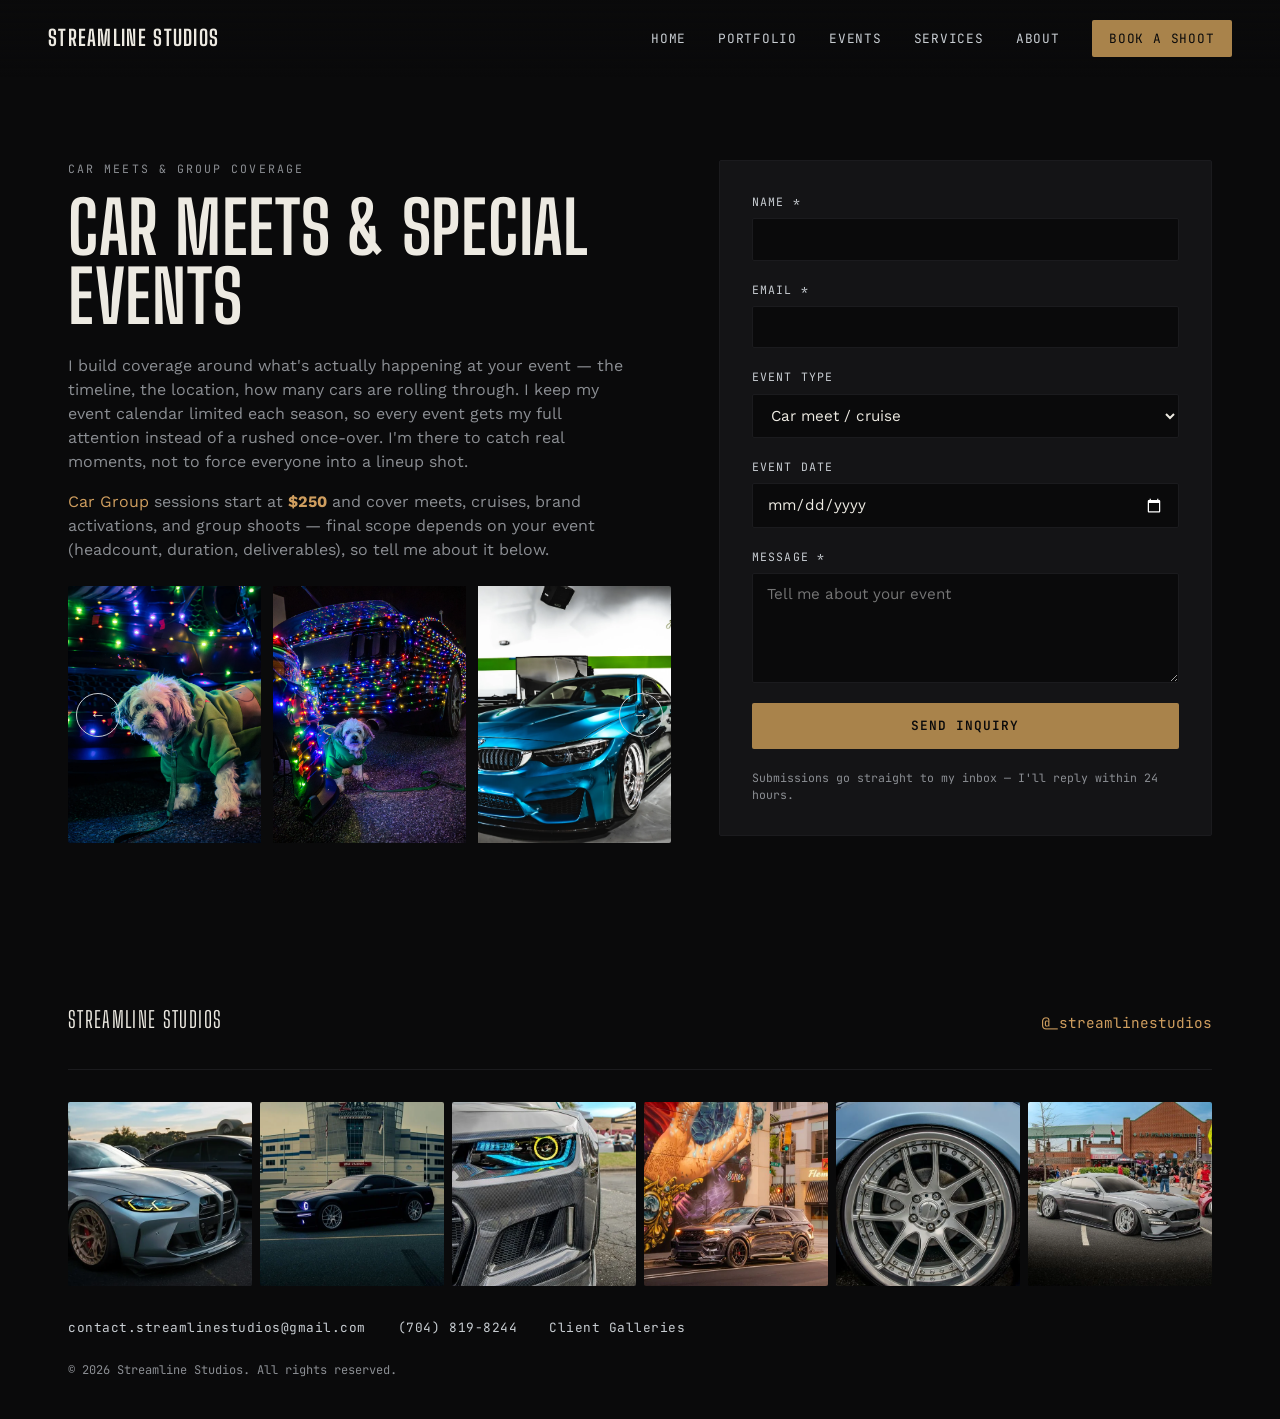
<file: events.html>
<!DOCTYPE html>
<html lang="en">
<head>
<meta charset="UTF-8">
<meta name="viewport" content="width=device-width, initial-scale=1.0">
<title>Events — Streamline Studios</title>
<meta name="description" content="Car meets, cruises, brand activations, and group shoots — custom event coverage from Streamline Studios in Charlotte, NC.">
<meta property="og:title" content="Events — Streamline Studios">
<meta property="og:description" content="Car meets, cruises, brand activations, and group shoots — custom event coverage from Streamline Studios in Charlotte, NC.">
<meta property="og:image" content="https://streamlinestudios.co/assets/img/og-preview.jpg">
<meta property="og:type" content="website">
<meta property="og:url" content="https://streamlinestudios.co/events.html">
<meta name="twitter:card" content="summary_large_image">
<meta name="twitter:title" content="Events — Streamline Studios">
<meta name="twitter:description" content="Car meets, cruises, brand activations, and group shoots — custom event coverage from Streamline Studios in Charlotte, NC.">
<meta name="twitter:image" content="https://streamlinestudios.co/assets/img/og-preview.jpg">
<link rel="preconnect" href="https://fonts.googleapis.com">
<link rel="preconnect" href="https://fonts.gstatic.com" crossorigin>
<link href="https://fonts.googleapis.com/css2?family=Big+Shoulders+Display:wght@600;700;800&family=Work+Sans:wght@400;500;600&family=JetBrains+Mono:wght@400;500&display=swap" rel="stylesheet">
<link rel="icon" href="assets/favicons/favicon.ico" sizes="any">
<link rel="icon" type="image/png" sizes="32x32" href="assets/favicons/favicon-32x32.png">
<link rel="icon" type="image/png" sizes="16x16" href="assets/favicons/favicon-16x16.png">
<link rel="apple-touch-icon" href="assets/favicons/apple-touch-icon.png">
<link rel="stylesheet" href="styles.css">
</head>
<body>

<div data-include="components/header.html"></div>

<main style="max-width:var(--max); margin:0 auto; padding:10rem clamp(1.25rem, 4vw, 3rem) 6rem;">

  <!--
    FORM SUBMISSION — handled by this site's own Cloudflare Worker
    (worker/index.js, route POST /api/contact), which emails the details to
    contact.streamlinestudios@gmail.com. script.js submits with fetch and
    shows the result in the .form-status line under the button.
  -->
  <section class="events-grid">

    <div class="events-intro">
      <p class="eyebrow">CAR MEETS &amp; GROUP COVERAGE</p>
      <h1 style="font-size:clamp(2.5rem, 6vw, 4.5rem); margin-bottom:1.5rem;">Car Meets &amp; Special Events</h1>
      <p>
        I build coverage around what's actually happening at your event — the timeline, the location,
        how many cars are rolling through. I keep my event calendar limited each season, so every event
        gets my full attention instead of a rushed once-over. I'm there to catch real moments, not to
        force everyone into a lineup shot.
      </p>
      <p>
        <a href="services.html#car-group" style="color:var(--brass-bright);">Car Group</a> sessions
        start at <strong style="color:var(--brass-bright);">$250</strong> and cover meets, cruises,
        brand activations, and group shoots — final scope depends on your event (headcount, duration,
        deliverables), so tell me about it below.
      </p>

      <div class="events-carousel">
        <div class="carousel-viewport">
          <div class="carousel-track">
            <div class="carousel-item"><img src="assets/img/portfolio-events-1.webp" alt="Small dog in a green hoodie beside a truck wrapped in Christmas lights at a holiday car meet" loading="lazy"></div>
            <div class="carousel-item"><img src="assets/img/portfolio-events-2.webp" alt="Truck covered in multicolored Christmas lights with a small dog in a green hoodie beside it" loading="lazy"></div>
            <div class="carousel-item"><img src="assets/img/portfolio-events-3.webp" alt="Car meet attendees browsing parked cars" loading="lazy"></div>
            <div class="carousel-item"><img src="assets/img/portfolio-events-4.webp" alt="Pink BMW M4 leading a row of cars inside a garage car meet" loading="lazy"></div>
            <div class="carousel-item"><img src="assets/img/portfolio-events-5.webp" alt="Attendee walking past a blue Subaru and a white McLaren at an outdoor car show" loading="lazy"></div>
            <div class="carousel-item"><img src="assets/img/portfolio-events-6.webp" alt="White widebody Ferrari 458 at a car show outside L.P. Frans Stadium" loading="lazy"></div>
            <div class="carousel-item"><img src="assets/img/portfolio-events-7.webp" alt="Four modified Ford Mustangs lined up at evening" loading="lazy"></div>
            <div class="carousel-item"><img src="assets/img/portfolio-events-8.webp" alt="Six Ford Mustangs lined up at golden hour" loading="lazy"></div>
            <div class="carousel-item"><img src="assets/img/portfolio-events-9.webp" alt="Candid hug between two colleagues at a retirement celebration" loading="lazy"></div>
            <div class="carousel-item"><img src="assets/img/portfolio-events-10.webp" alt="Expecting mother with her two sons at a pink baby shower backdrop" loading="lazy"></div>
            <div class="carousel-item"><img src="assets/img/portfolio-events-11.webp" alt="Lineup of modified cars inside a garage bay at a car meet" loading="lazy"></div>
            <div class="carousel-item"><img src="assets/img/portfolio-events-12.webp" alt="Bride ascending brick stairs, veil flowing, overcast sky" loading="lazy"></div>
            <div class="carousel-item"><img src="assets/img/portfolio-events-13.webp" alt="Bride and groom portrait with bouquet, smiling" loading="lazy"></div>
            <div class="carousel-item"><img src="assets/img/portfolio-events-14.webp" alt="Bride and groom portrait on brick steps with flowing veil" loading="lazy"></div>
            <div class="carousel-item"><img src="assets/img/portfolio-events-15.webp" alt="Retirement celebration banner graphic with group photo and text overlay" loading="lazy"></div>
            <div class="carousel-item"><img src="assets/img/portfolio-events-16.webp" alt="Retirement celebration guest smiling with a lit sparkler" loading="lazy"></div>
            <div class="carousel-item"><img src="assets/img/portfolio-events-17.webp" alt="Candid conversation between retirement party guests" loading="lazy"></div>
            <div class="carousel-item"><img src="assets/img/portfolio-events-18.webp" alt="Full family portrait at a baby shower with pink balloon backdrop" loading="lazy"></div>
            <div class="carousel-item"><img src="assets/img/portfolio-events-19.webp" alt="Expecting mother with her two sons at a baby shower, close crop" loading="lazy"></div>
          </div>
        </div>
        <button type="button" class="slide-arrow carousel-arrow carousel-arrow--prev" aria-label="Previous images">&larr;</button>
        <button type="button" class="slide-arrow carousel-arrow carousel-arrow--next" aria-label="Next images">&rarr;</button>
      </div>
    </div>

    <form class="events-form" action="/api/contact" method="POST">
      <input type="hidden" name="_subject" value="New event inquiry — Streamline Studios">
      <!-- Honeypot: hidden from people, filled in by spam bots. The Worker
           silently drops any submission where this has a value. -->
      <div class="hp-field" aria-hidden="true">
        <label for="ev-website">Website (leave this blank)</label>
        <input type="text" id="ev-website" name="website" tabindex="-1" autocomplete="off">
      </div>

      <div class="form-field">
        <label for="ev-name">Name *</label>
        <input type="text" id="ev-name" name="name" required>
      </div>

      <div class="form-field">
        <label for="ev-email">Email *</label>
        <input type="email" id="ev-email" name="email" required>
      </div>

      <div class="form-field">
        <label for="ev-type">Event Type</label>
        <select id="ev-type" name="event_type">
          <option value="Car meet / cruise">Car meet / cruise</option>
          <option value="Brand activation">Brand activation</option>
          <option value="Group shoot">Group shoot</option>
          <option value="Other">Other</option>
        </select>
      </div>

      <div class="form-field">
        <label for="ev-date">Event Date</label>
        <input type="date" id="ev-date" name="event_date">
      </div>

      <div class="form-field">
        <label for="ev-message">Message *</label>
        <textarea id="ev-message" name="message" required placeholder="Tell me about your event"></textarea>
      </div>

      <button type="submit" class="btn btn-solid">Send Inquiry</button>
      <p class="form-note">Submissions go straight to my inbox — I'll reply within 24 hours.</p>
      <p class="form-status is-hidden" role="status" aria-live="polite"></p>
    </form>

  </section>
</main>

<div data-include="components/footer.html"></div>

<script src="script.js"></script>
</body>
</html>
</file>
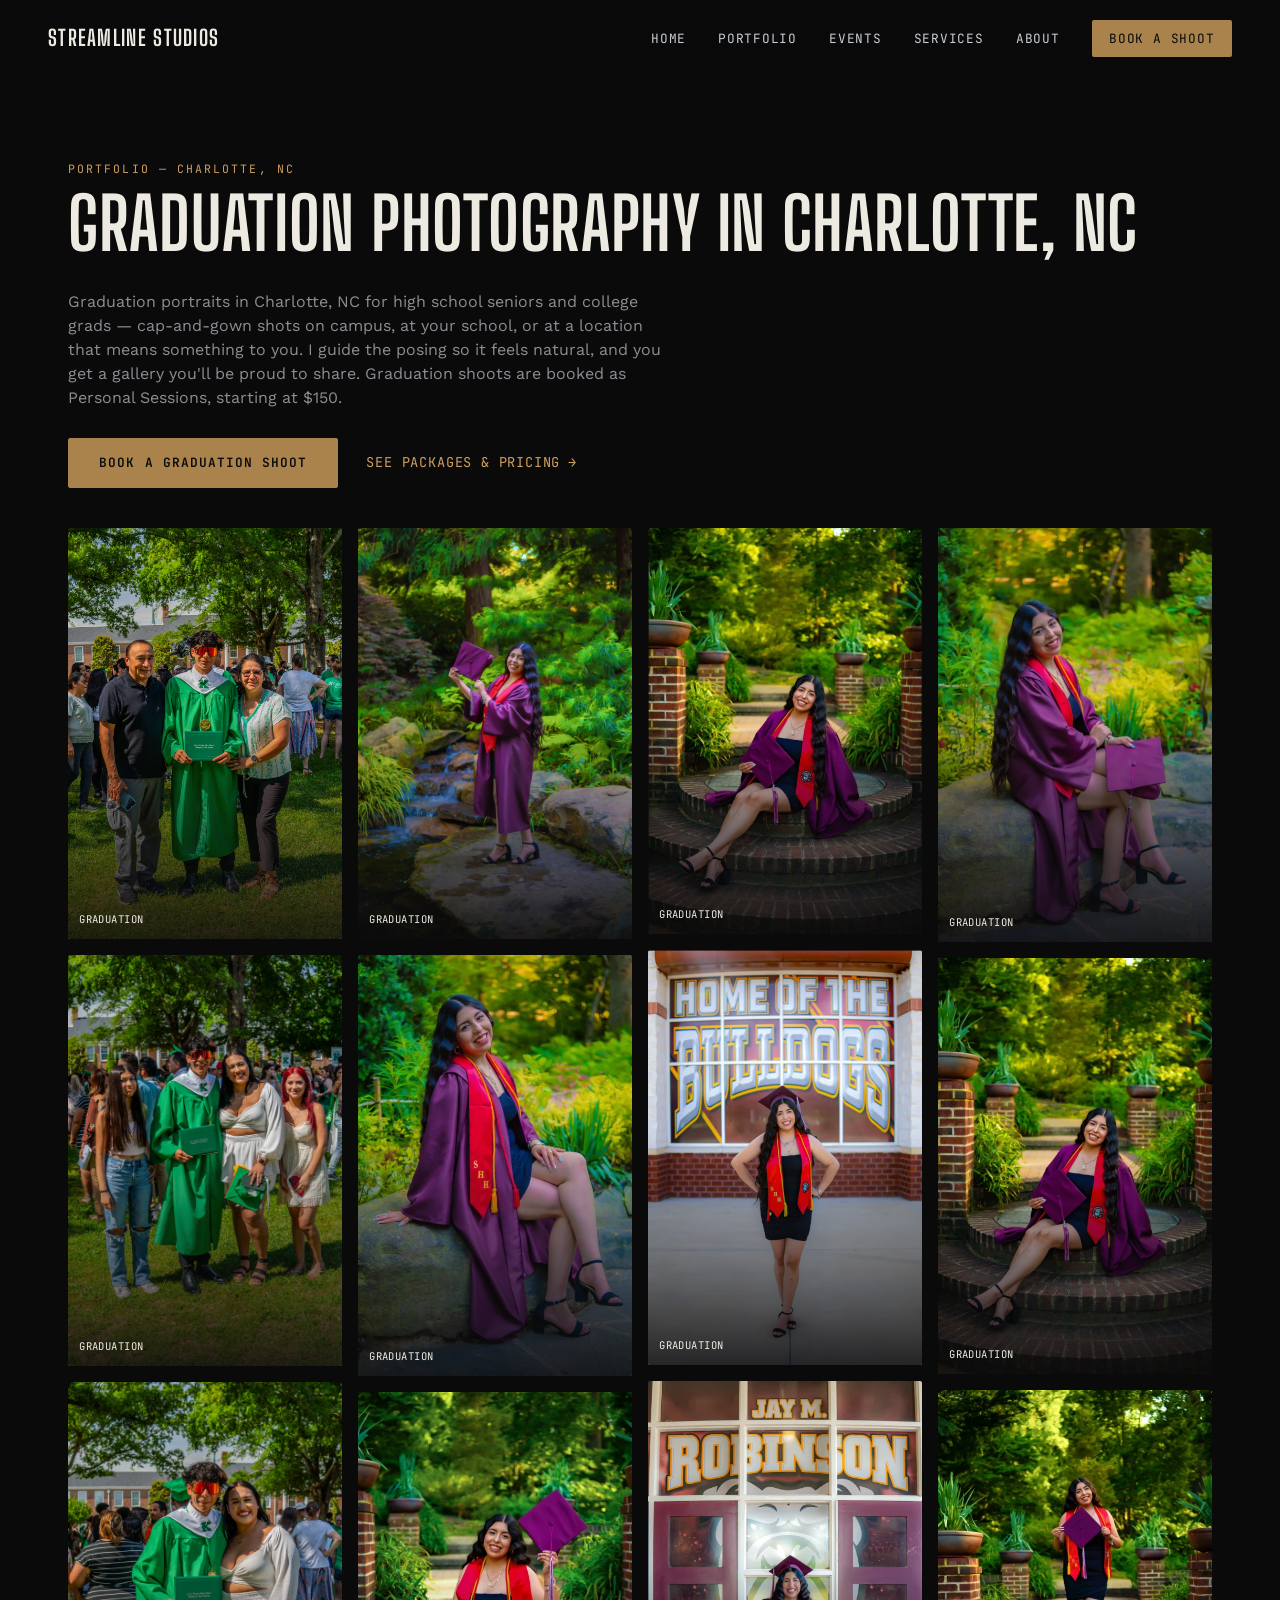
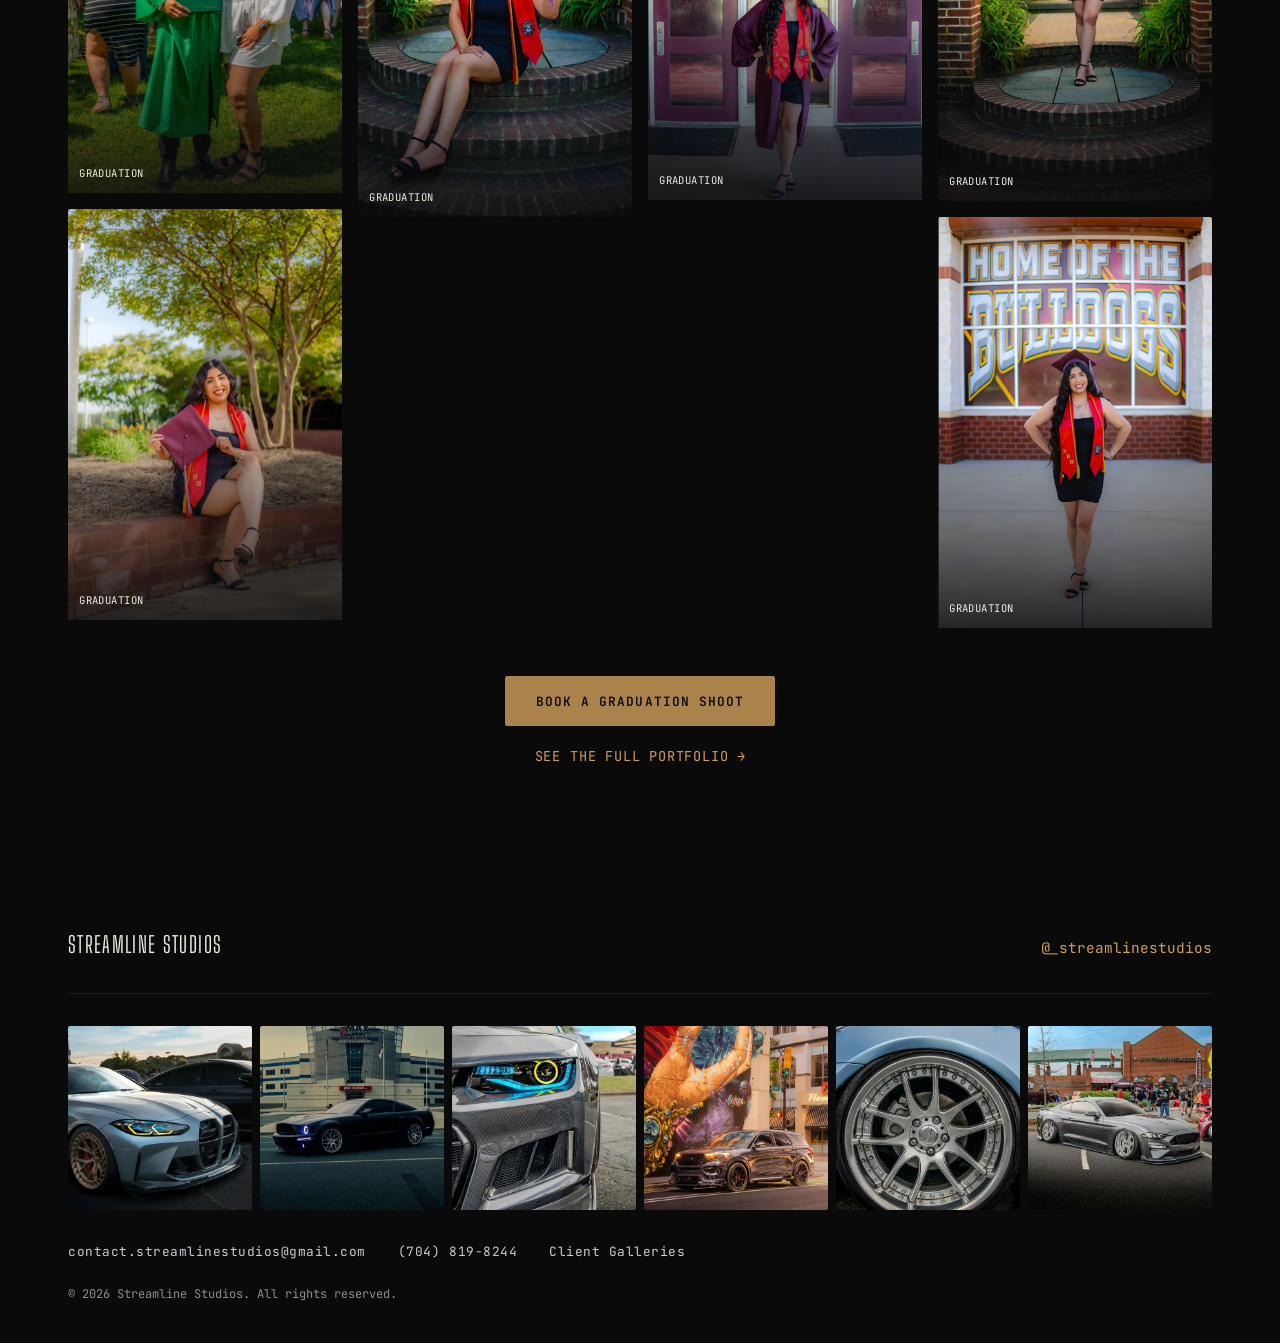
<file: graduation-photography.html>
<!DOCTYPE html>
<html lang="en">
<head>
<meta charset="UTF-8">
<meta name="viewport" content="width=device-width, initial-scale=1.0">
<title>Graduation Photography in Charlotte, NC | Streamline Studios</title>
<meta name="description" content="Graduation photography in Charlotte, NC. Cap-and-gown portraits on campus or on location, with simple posing direction. Sessions from $150 with Streamline Studios.">
<link rel="canonical" href="https://streamlinestudios.co/graduation-photography">
<meta property="og:title" content="Graduation Photography in Charlotte, NC | Streamline Studios">
<meta property="og:description" content="Graduation photography in Charlotte, NC. Cap-and-gown portraits on campus or on location, with simple posing direction. Sessions from $150 with Streamline Studios.">
<meta property="og:image" content="https://streamlinestudios.co/assets/img/og-preview.jpg">
<meta property="og:type" content="website">
<meta property="og:url" content="https://streamlinestudios.co/graduation-photography">
<meta name="twitter:card" content="summary_large_image">
<meta name="twitter:title" content="Graduation Photography in Charlotte, NC | Streamline Studios">
<meta name="twitter:description" content="Graduation photography in Charlotte, NC. Cap-and-gown portraits on campus or on location, with simple posing direction. Sessions from $150 with Streamline Studios.">
<meta name="twitter:image" content="https://streamlinestudios.co/assets/img/og-preview.jpg">
<link rel="preconnect" href="https://fonts.googleapis.com">
<link rel="preconnect" href="https://fonts.gstatic.com" crossorigin>
<link href="https://fonts.googleapis.com/css2?family=Big+Shoulders+Display:wght@600;700;800&family=Work+Sans:wght@400;500;600&family=JetBrains+Mono:wght@400;500&display=swap" rel="stylesheet">
<link rel="icon" href="assets/favicons/favicon.ico" sizes="any">
<link rel="icon" type="image/png" sizes="32x32" href="assets/favicons/favicon-32x32.png">
<link rel="icon" type="image/png" sizes="16x16" href="assets/favicons/favicon-16x16.png">
<link rel="apple-touch-icon" href="assets/favicons/apple-touch-icon.png">
<link rel="stylesheet" href="styles.css">
</head>
<body>

<div data-include="components/header.html"></div>

<main style="max-width:var(--max); margin:0 auto; padding:10rem clamp(1.25rem, 4vw, 3rem) 6rem;">
  <p class="eyebrow">PORTFOLIO — CHARLOTTE, NC</p>
  <h1 style="font-size:clamp(2.5rem, 6vw, 4.5rem); margin-bottom:2rem;">Graduation Photography in Charlotte, NC</h1>
  <p style="color:var(--smoke); max-width:60ch; margin-bottom:1.75rem;">
    Graduation portraits in Charlotte, NC for high school seniors and college grads — cap-and-gown
    shots on campus, at your school, or at a location that means something to you. I guide the posing
    so it feels natural, and you get a gallery you'll be proud to share. Graduation shoots are booked
    as Personal Sessions, starting at $150.
  </p>
  <div class="category-actions">
    <a href="booking.html" class="btn btn-solid">Book a Graduation Shoot</a>
    <a href="services.html" class="link-arrow">See packages &amp; pricing <span aria-hidden="true">&rarr;</span></a>
  </div>

  <!-- Same photos and alt text as this category's tiles on portfolio.html —
       when you add a photo there, add it here too. Click any photo to open
       the lightbox (shared gallery code in script.js). -->
  <div class="portfolio-grid">

    <button type="button" class="portfolio-tile" data-category="graduation">
      <img class="tile-media" src="assets/img/portfolio-grad-1.webp" alt="Graduate with family in cap and gown on campus lawn" loading="lazy">
      <span class="tile-label">Graduation</span>
    </button>
    <button type="button" class="portfolio-tile" data-category="graduation">
      <img class="tile-media" src="assets/img/portfolio-grad-2.webp" alt="Graduate celebrating with friends on campus" loading="lazy">
      <span class="tile-label">Graduation</span>
    </button>
    <button type="button" class="portfolio-tile" data-category="graduation">
      <img class="tile-media" src="assets/img/portfolio-grad-3.webp" alt="Graduate portrait with diploma on campus" loading="lazy">
      <span class="tile-label">Graduation</span>
    </button>
    <button type="button" class="portfolio-tile" data-category="graduation">
      <img class="tile-media" src="assets/img/portfolio-grad-4.webp" alt="Graduate in cap and gown seated on a brick wall" loading="lazy">
      <span class="tile-label">Graduation</span>
    </button>
    <button type="button" class="portfolio-tile" data-category="graduation">
      <img class="tile-media" src="assets/img/portfolio-grad-5.webp" alt="Graduate holding cap in a garden setting" loading="lazy">
      <span class="tile-label">Graduation</span>
    </button>
    <button type="button" class="portfolio-tile" data-category="graduation">
      <img class="tile-media" src="assets/img/portfolio-grad-6.webp" alt="Graduate in a maroon gown and red stole seated on a rock in a garden" loading="lazy">
      <span class="tile-label">Graduation</span>
    </button>
    <button type="button" class="portfolio-tile" data-category="graduation">
      <img class="tile-media" src="assets/img/portfolio-grad-7.webp" alt="Graduate seated on brick garden steps holding up her maroon cap" loading="lazy">
      <span class="tile-label">Graduation</span>
    </button>
    <button type="button" class="portfolio-tile" data-category="graduation">
      <img class="tile-media" src="assets/img/portfolio-grad-8.webp" alt="Graduate seated on brick garden steps with her gown draped off her shoulders" loading="lazy">
      <span class="tile-label">Graduation</span>
    </button>
    <button type="button" class="portfolio-tile" data-category="graduation">
      <img class="tile-media" src="assets/img/portfolio-grad-9.webp" alt="Graduate in cap and red stole posing in front of a Home of the Bulldogs window mural" loading="lazy">
      <span class="tile-label">Graduation</span>
    </button>
    <button type="button" class="portfolio-tile" data-category="graduation">
      <img class="tile-media" src="assets/img/portfolio-grad-10.webp" alt="Graduate in cap and gown standing at the front doors of her high school" loading="lazy">
      <span class="tile-label">Graduation</span>
    </button>
    <button type="button" class="portfolio-tile" data-category="graduation">
      <img class="tile-media" src="assets/img/portfolio-grad-11.webp" alt="Graduate in a maroon gown seated on a rock with her cap resting on her knee" loading="lazy">
      <span class="tile-label">Graduation</span>
    </button>
    <button type="button" class="portfolio-tile" data-category="graduation">
      <img class="tile-media" src="assets/img/portfolio-grad-12.webp" alt="Graduate smiling on brick garden steps with her gown draped around her" loading="lazy">
      <span class="tile-label">Graduation</span>
    </button>
    <button type="button" class="portfolio-tile" data-category="graduation">
      <img class="tile-media" src="assets/img/portfolio-grad-13.webp" alt="Graduate walking down a garden path holding her cap in front of her" loading="lazy">
      <span class="tile-label">Graduation</span>
    </button>
    <button type="button" class="portfolio-tile" data-category="graduation">
      <img class="tile-media" src="assets/img/portfolio-grad-14.webp" alt="Graduate in cap and red stole, hands on hips, in front of a Home of the Bulldogs mural" loading="lazy">
      <span class="tile-label">Graduation</span>
    </button>

  </div>

  <div class="category-end">
    <a href="booking.html" class="btn btn-solid">Book a Graduation Shoot</a>
    <a href="portfolio.html" class="link-arrow">See the full portfolio <span aria-hidden="true">&rarr;</span></a>
  </div>
</main>

<div class="lightbox" hidden>
  <div class="lightbox-scrim"></div>
  <button type="button" class="lightbox-close" aria-label="Close">&times;</button>
  <button type="button" class="lightbox-arrow lightbox-arrow--prev" aria-label="Previous image">&larr;</button>
  <img class="lightbox-media" alt="">
  <button type="button" class="lightbox-arrow lightbox-arrow--next" aria-label="Next image">&rarr;</button>
  <p class="lightbox-caption"></p>
</div>

<div data-include="components/footer.html"></div>

<script src="script.js"></script>
</body>
</html>
</file>
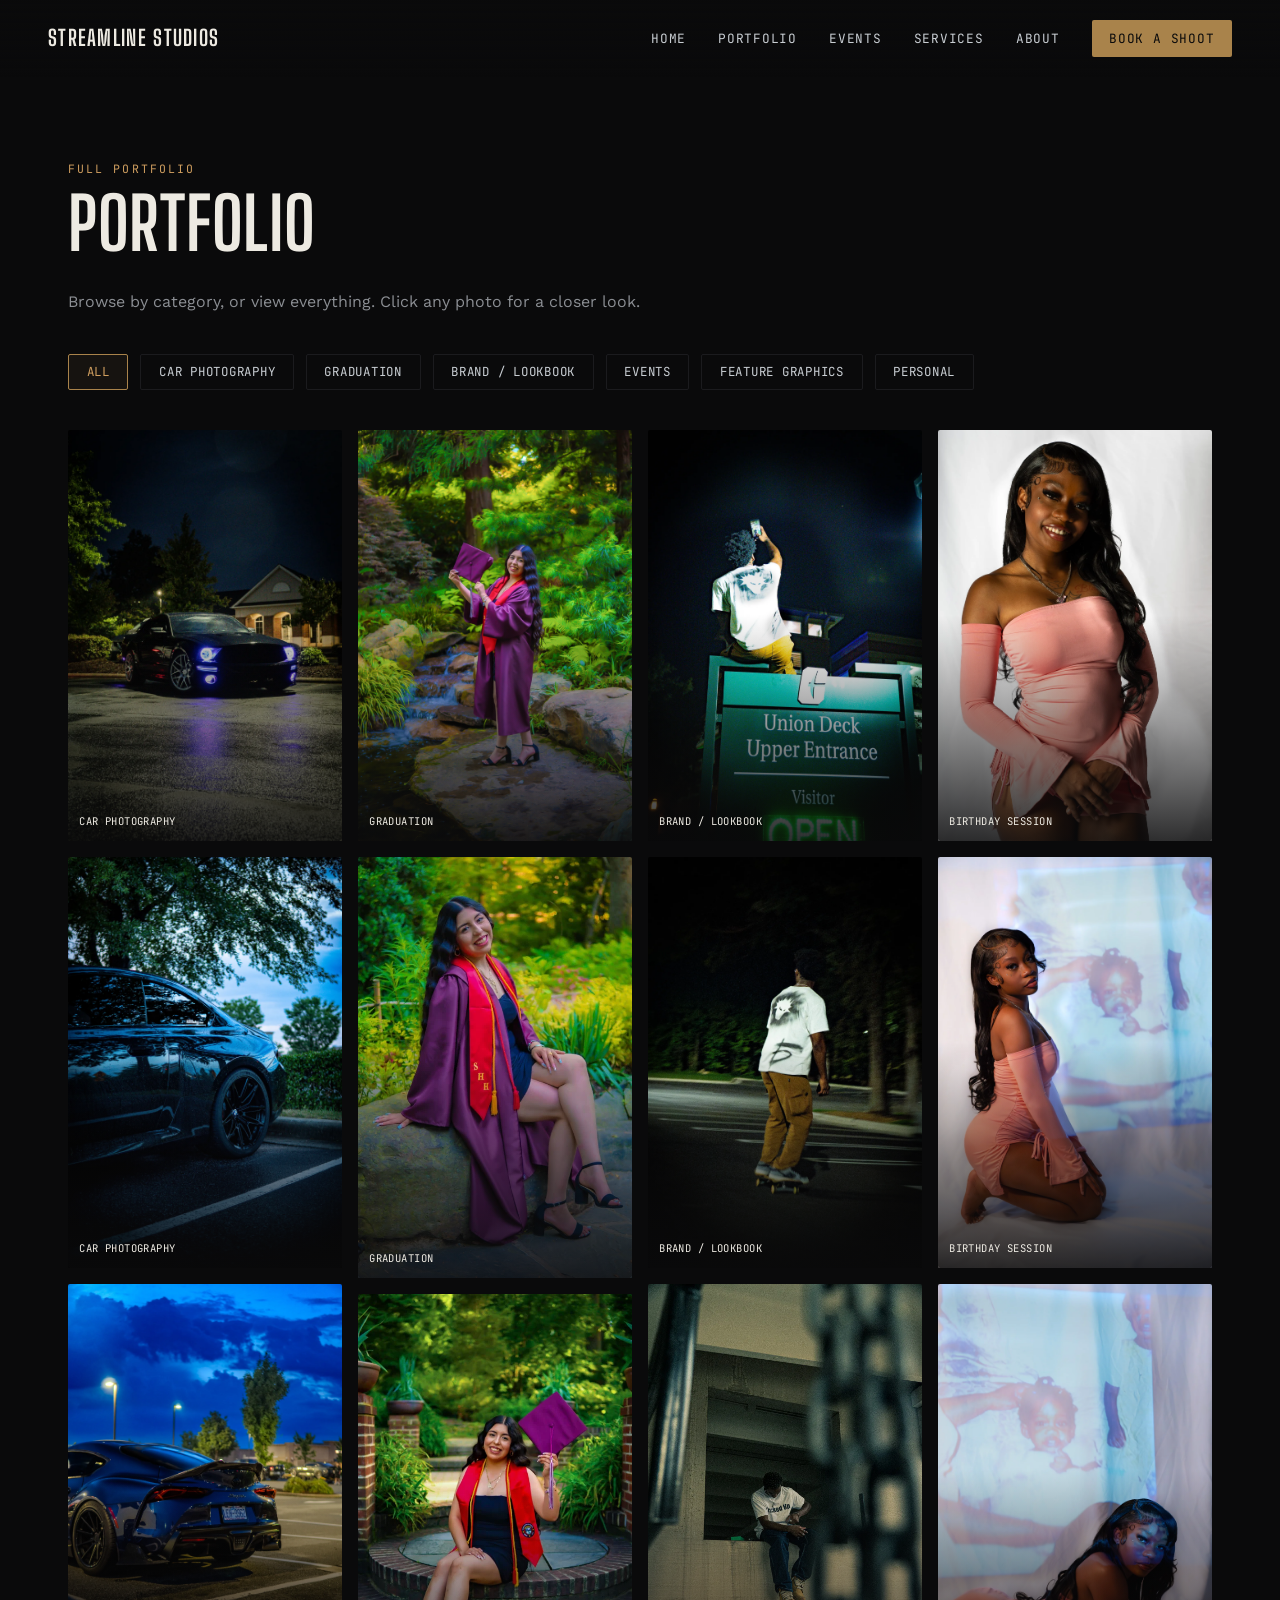
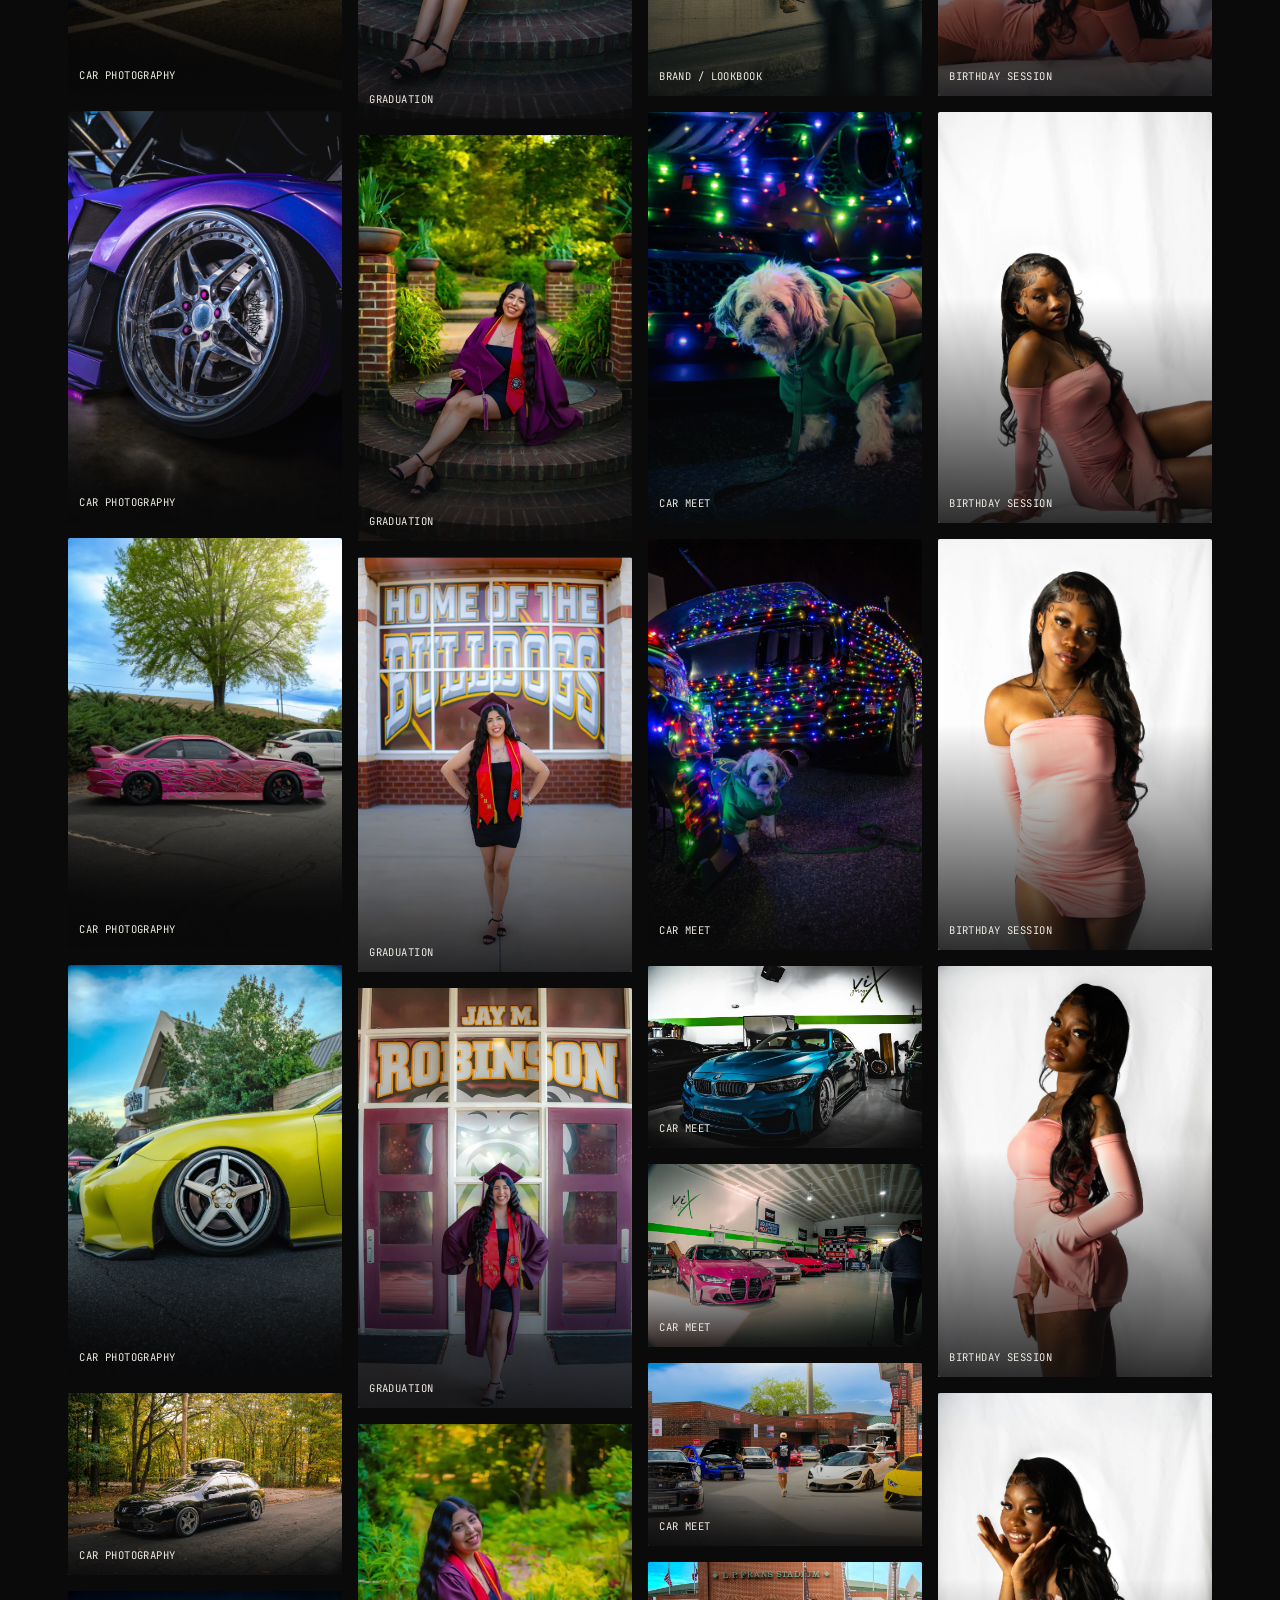
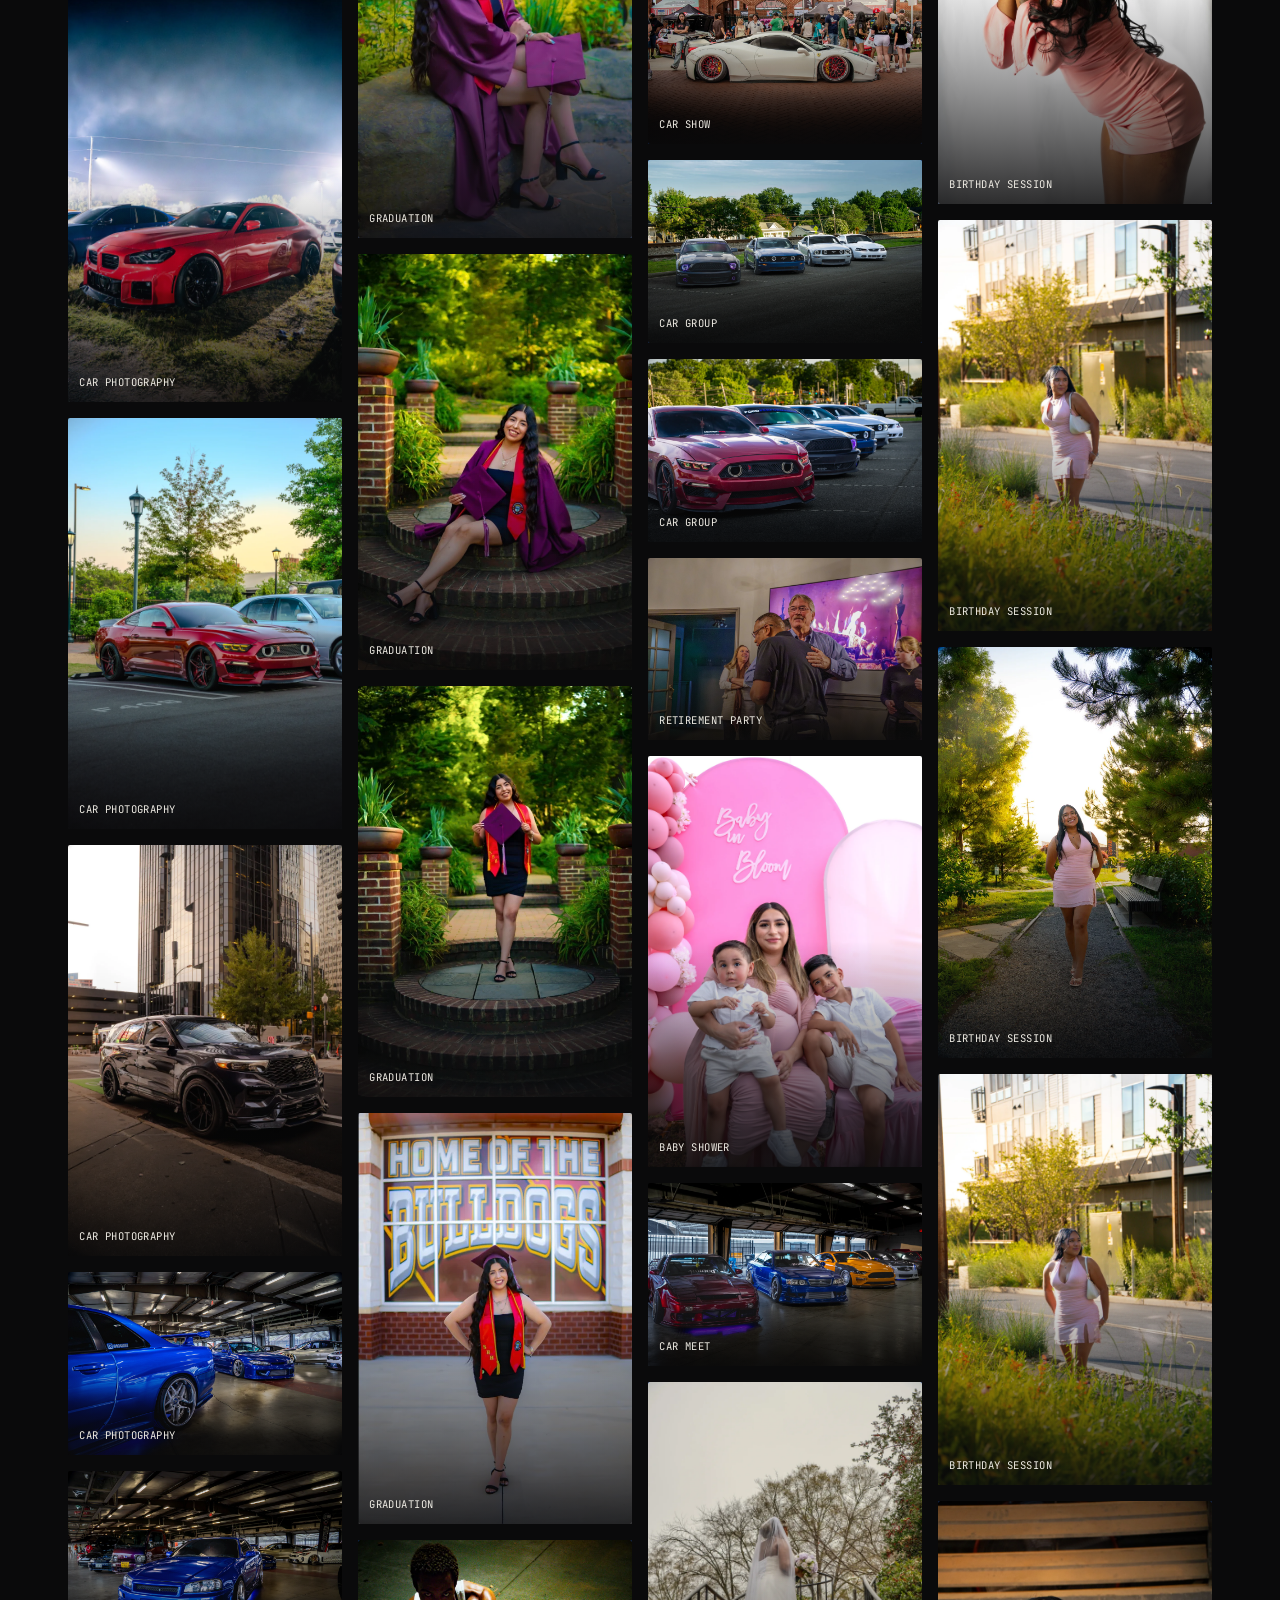
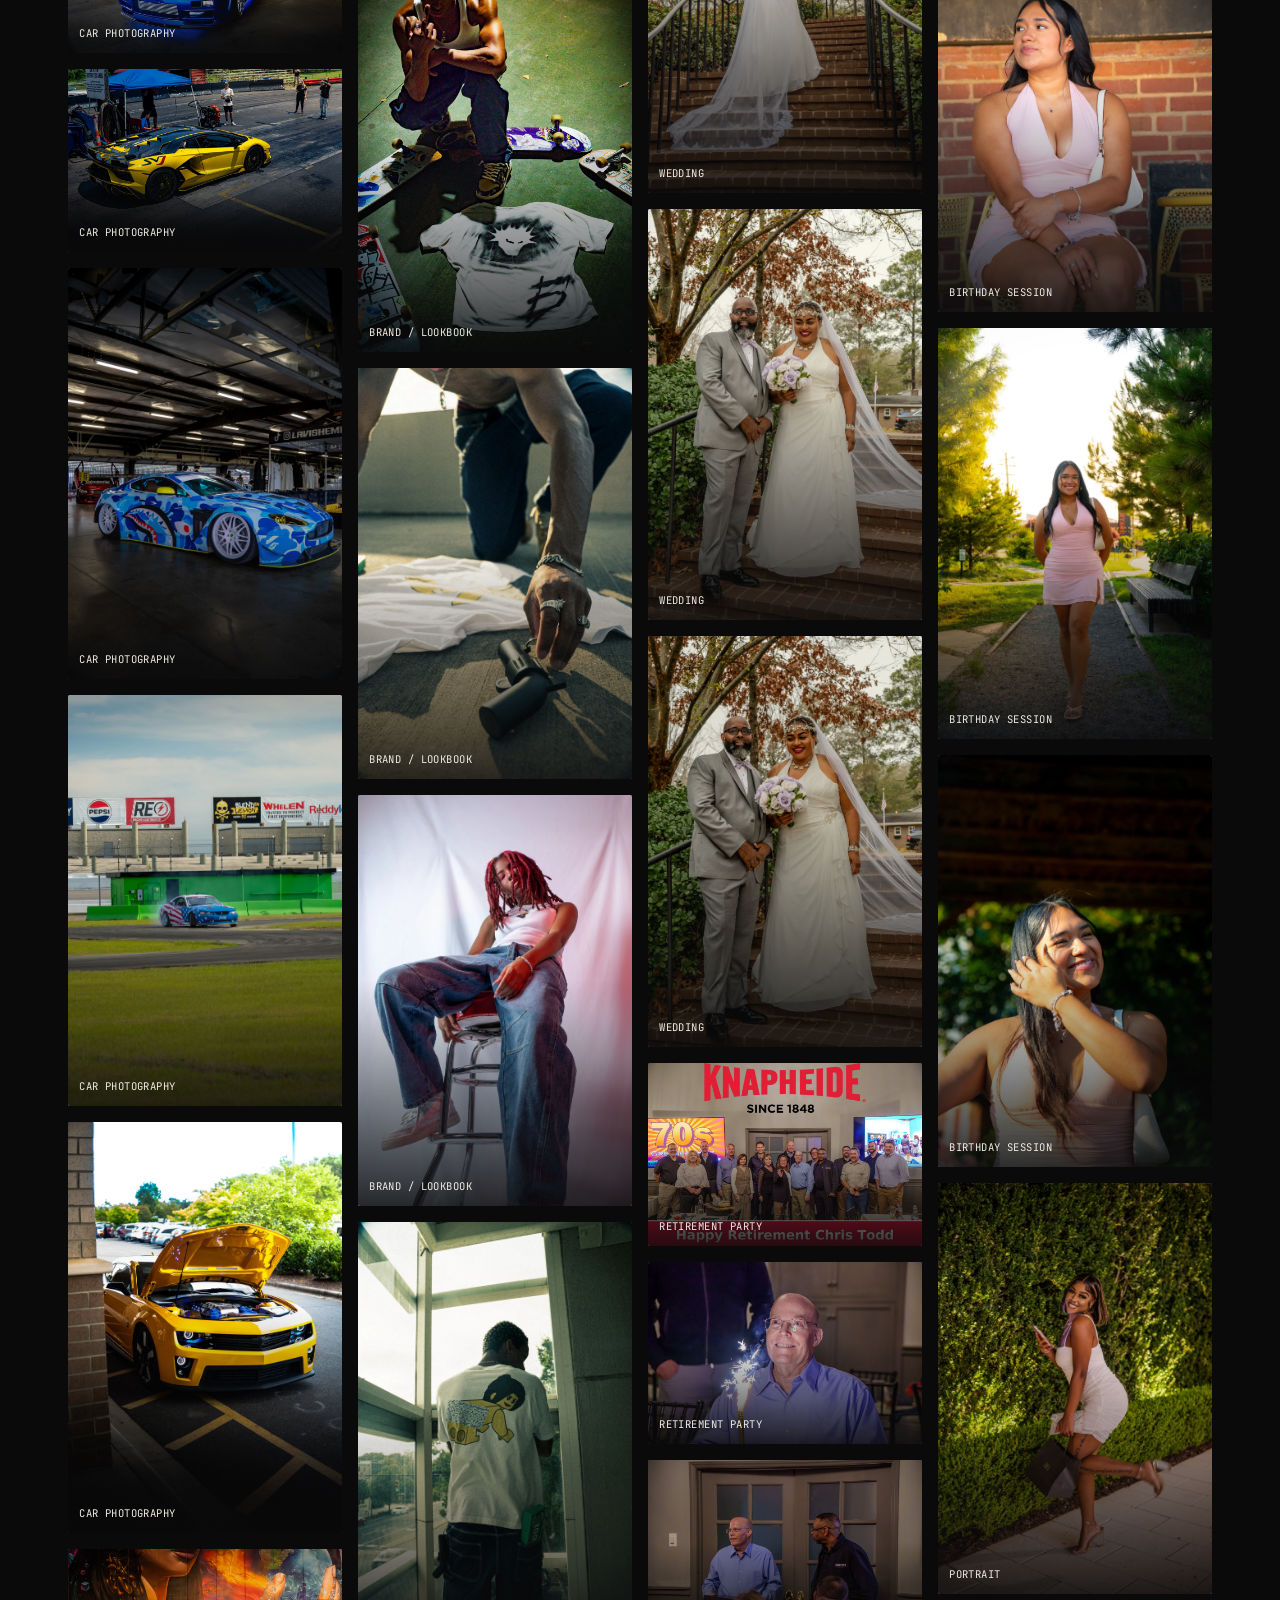
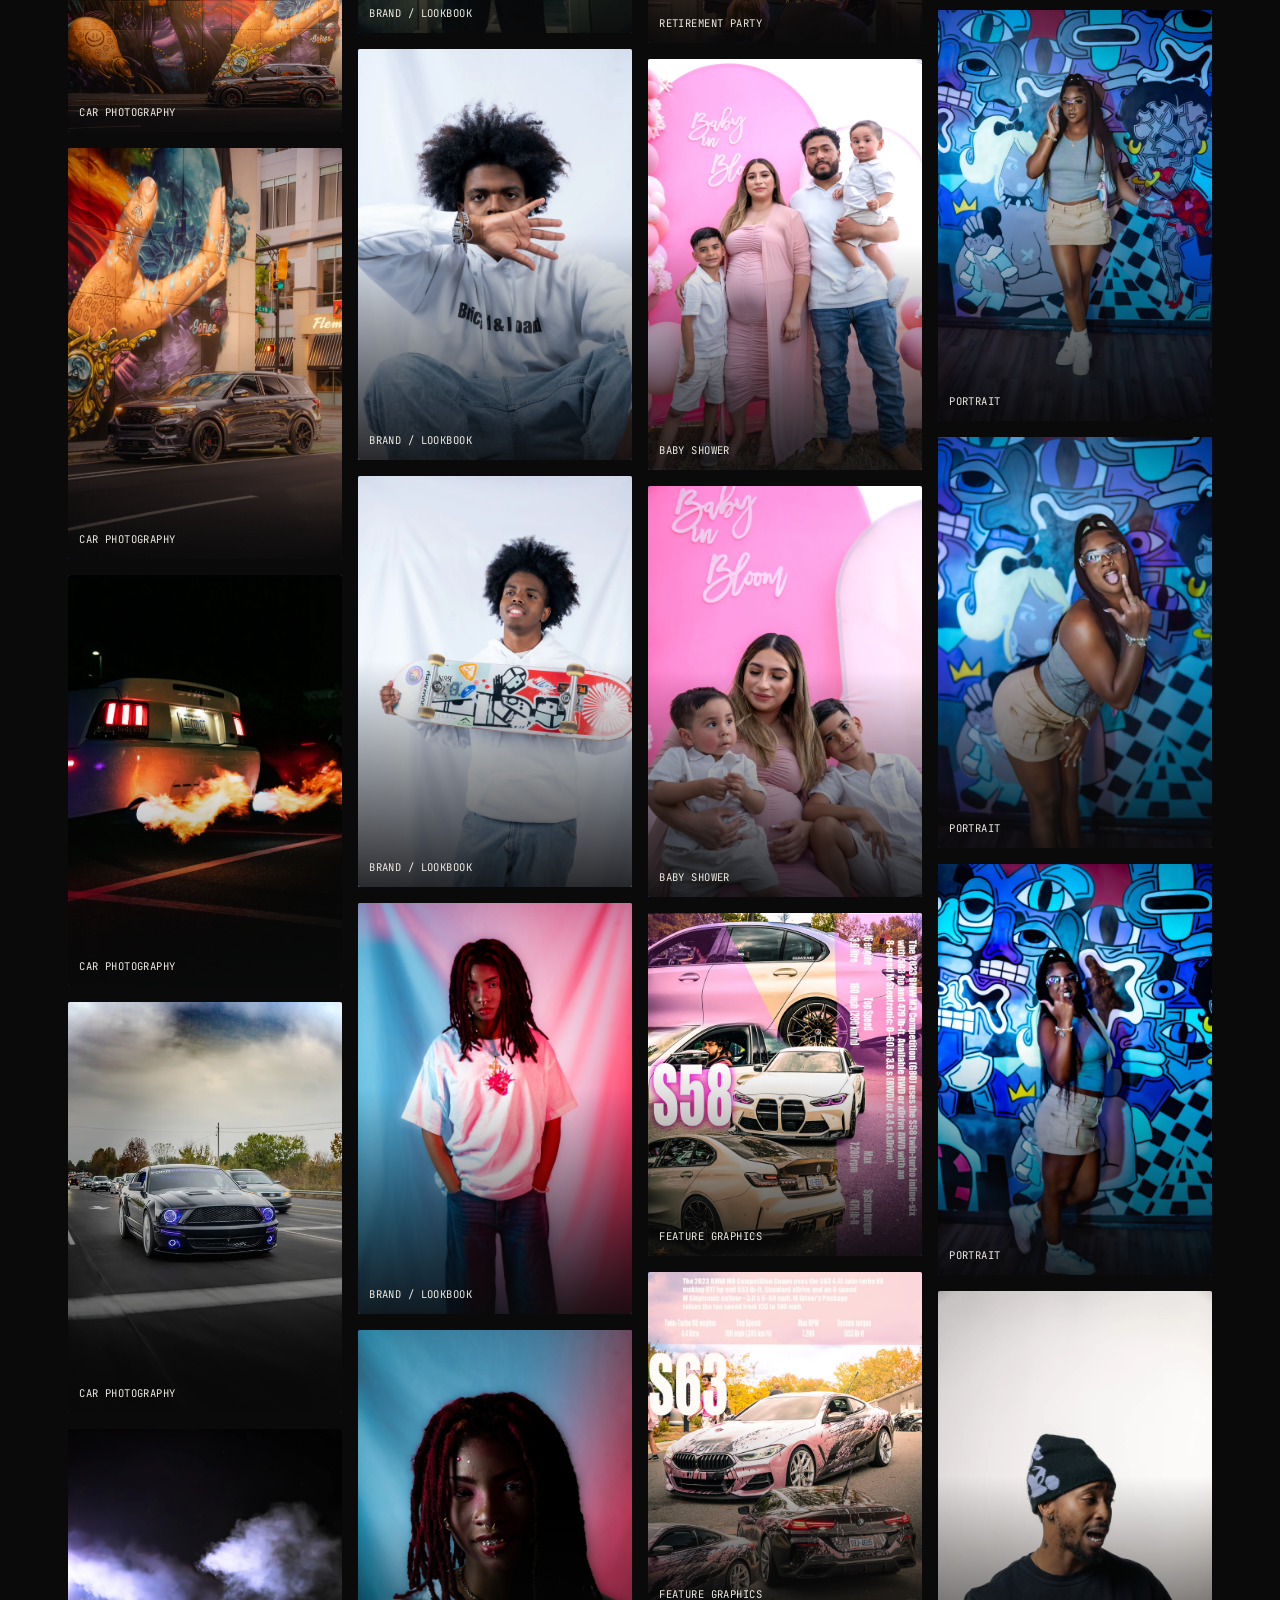
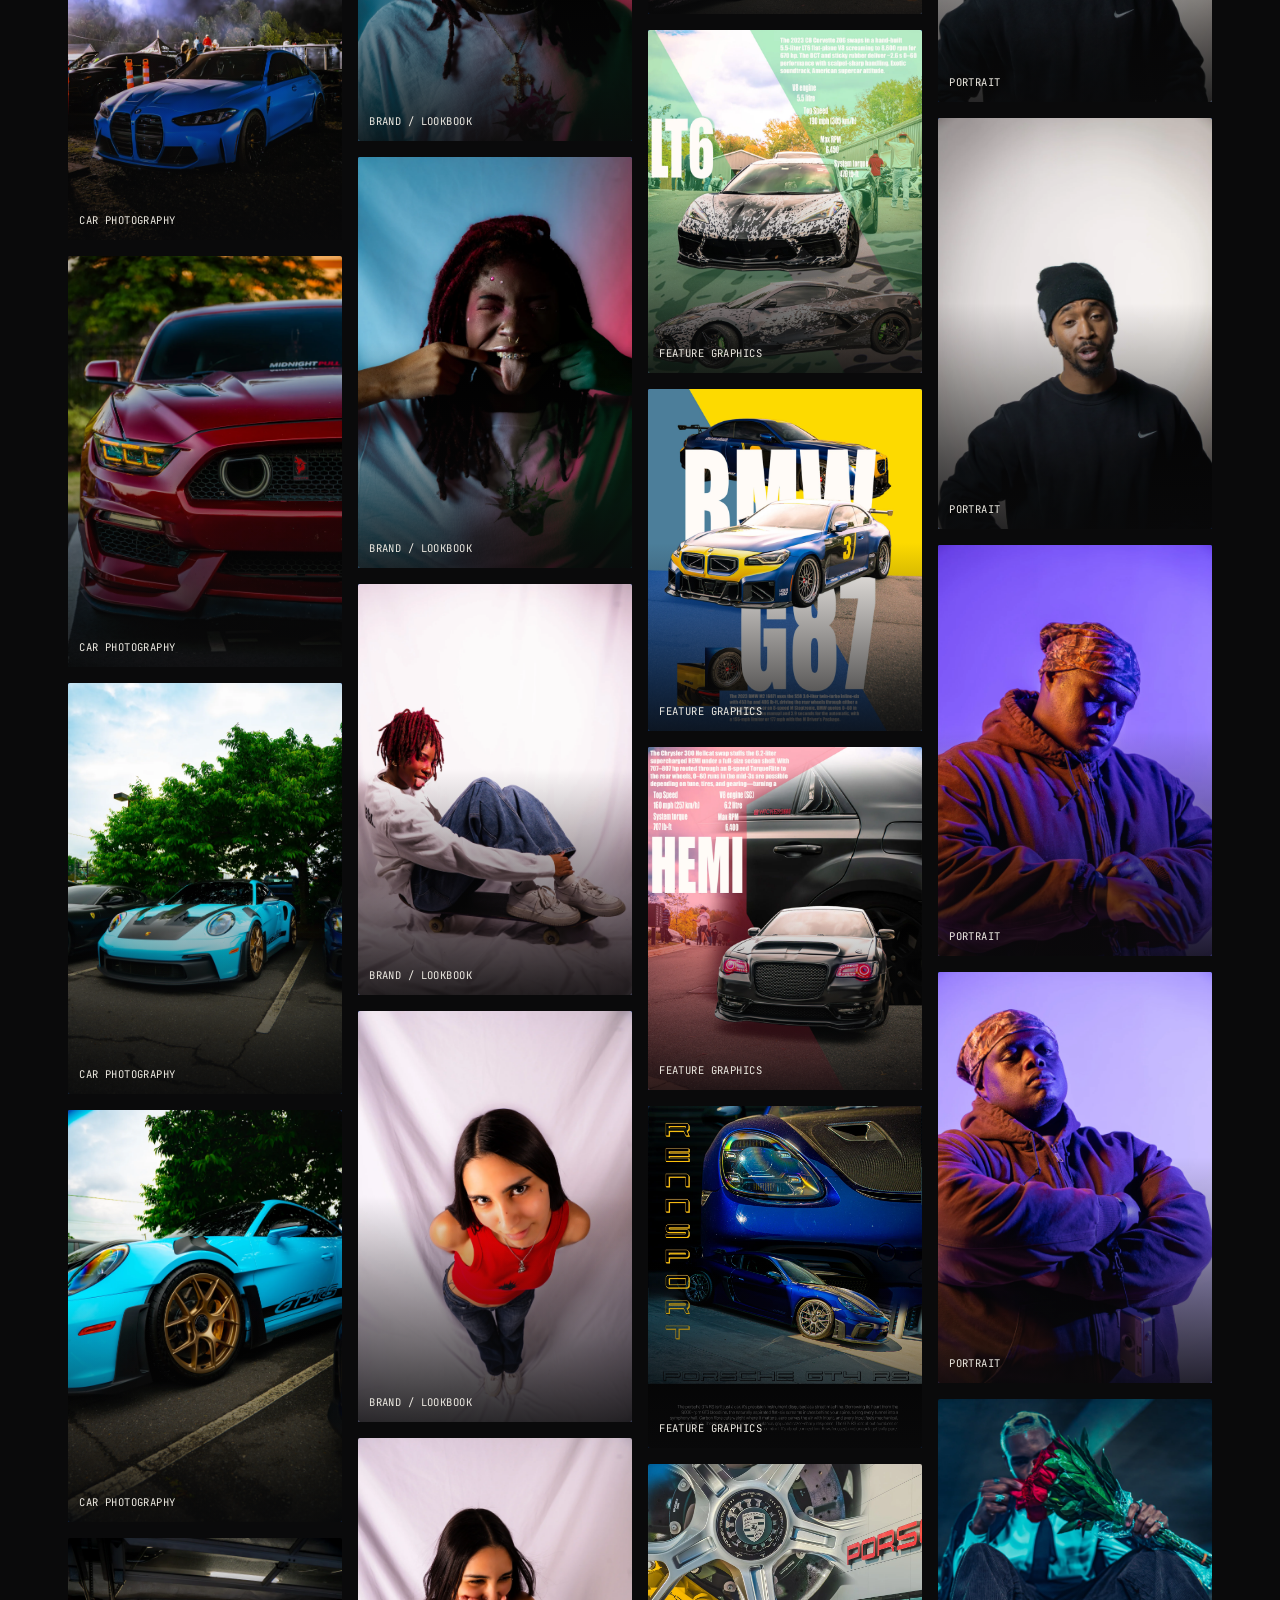
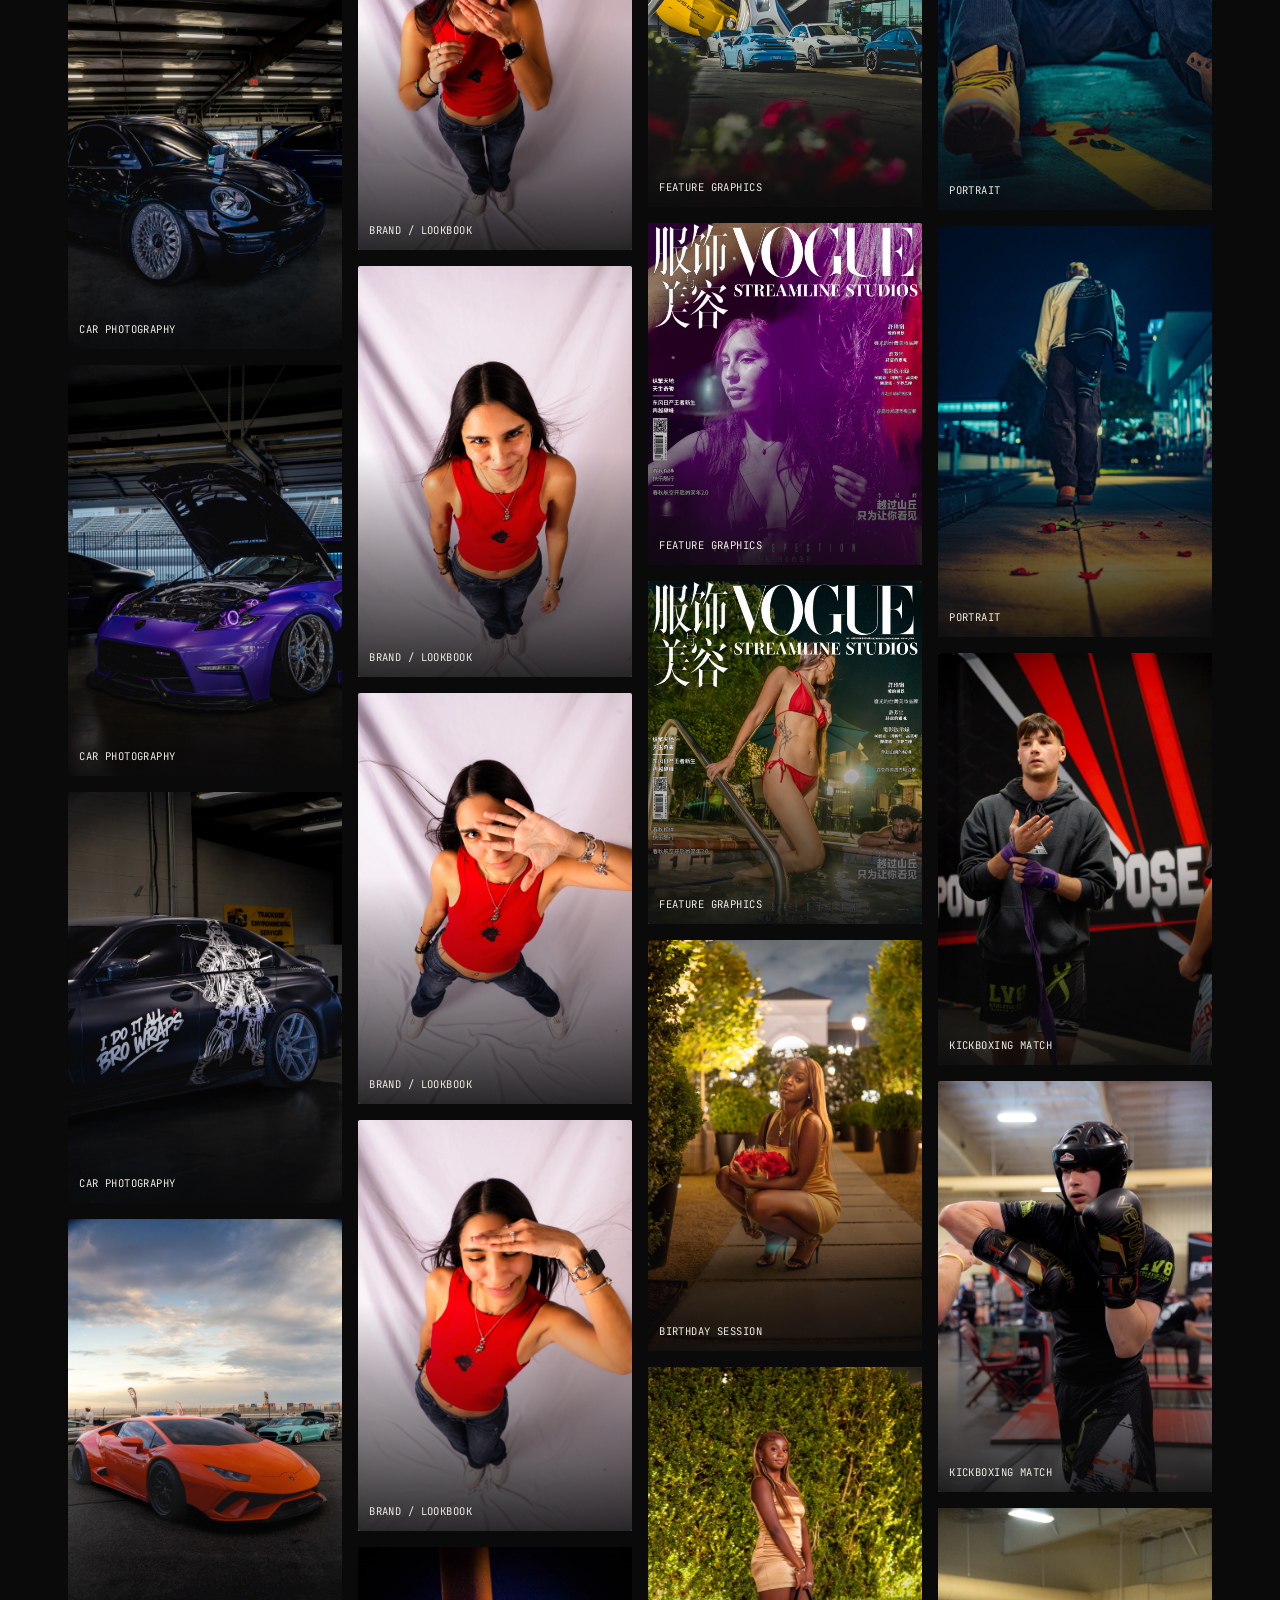
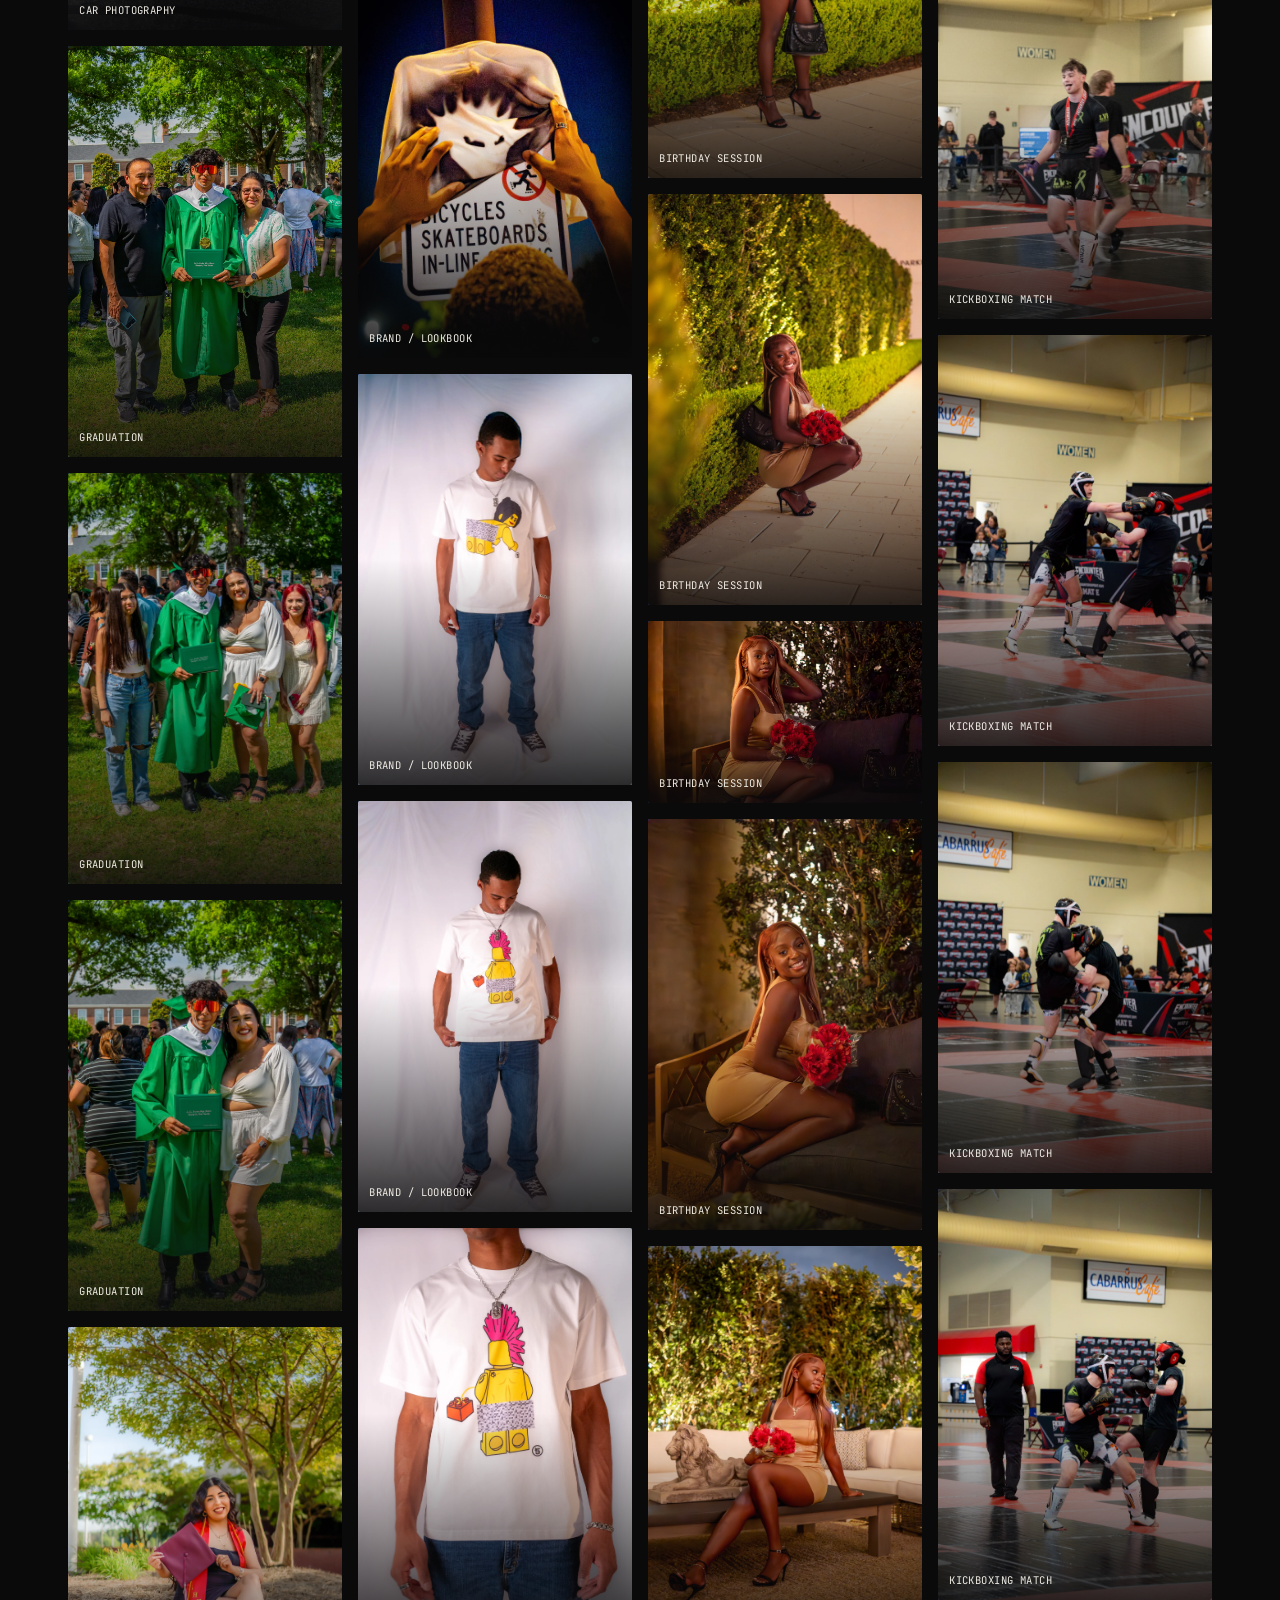
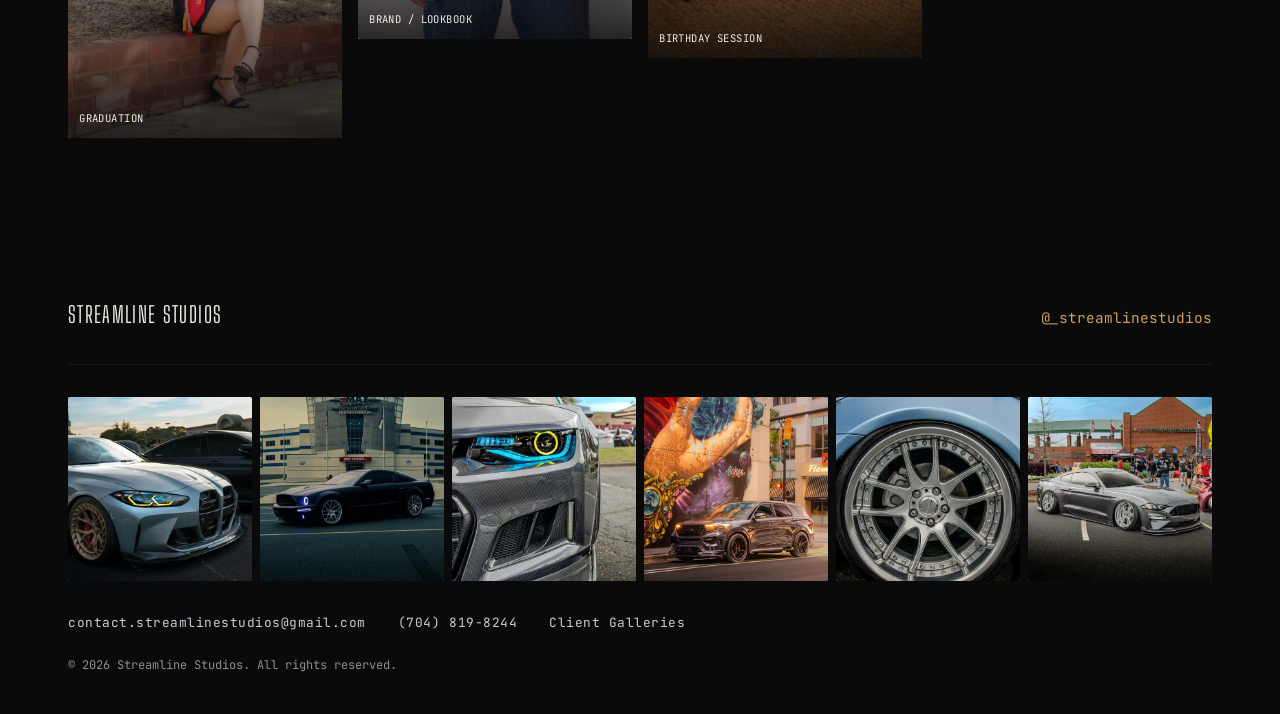
<file: portfolio.html>
<!DOCTYPE html>
<html lang="en">
<head>
<meta charset="UTF-8">
<meta name="viewport" content="width=device-width, initial-scale=1.0">
<title>Portfolio — Streamline Studios</title>
<meta name="description" content="Streamline Studios portfolio — car photography, graduation, brand/lookbook, event coverage, and feature graphics in Charlotte, NC.">
<meta property="og:title" content="Portfolio — Streamline Studios">
<meta property="og:description" content="Streamline Studios portfolio — car photography, graduation, brand/lookbook, event coverage, and feature graphics in Charlotte, NC.">
<meta property="og:image" content="https://streamlinestudios.co/assets/img/og-preview.jpg">
<meta property="og:type" content="website">
<meta property="og:url" content="https://streamlinestudios.co/portfolio.html">
<meta name="twitter:card" content="summary_large_image">
<meta name="twitter:title" content="Portfolio — Streamline Studios">
<meta name="twitter:description" content="Streamline Studios portfolio — car photography, graduation, brand/lookbook, event coverage, and feature graphics in Charlotte, NC.">
<meta name="twitter:image" content="https://streamlinestudios.co/assets/img/og-preview.jpg">
<link rel="preconnect" href="https://fonts.googleapis.com">
<link rel="preconnect" href="https://fonts.gstatic.com" crossorigin>
<link href="https://fonts.googleapis.com/css2?family=Big+Shoulders+Display:wght@600;700;800&family=Work+Sans:wght@400;500;600&family=JetBrains+Mono:wght@400;500&display=swap" rel="stylesheet">
<link rel="icon" href="assets/favicons/favicon.ico" sizes="any">
<link rel="icon" type="image/png" sizes="32x32" href="assets/favicons/favicon-32x32.png">
<link rel="icon" type="image/png" sizes="16x16" href="assets/favicons/favicon-16x16.png">
<link rel="apple-touch-icon" href="assets/favicons/apple-touch-icon.png">
<link rel="stylesheet" href="styles.css">
</head>
<body>

<div data-include="components/header.html"></div>

<main style="max-width:var(--max); margin:0 auto; padding:10rem clamp(1.25rem, 4vw, 3rem) 6rem;">
  <p class="eyebrow">FULL PORTFOLIO</p>
  <h1 style="font-size:clamp(2.5rem, 6vw, 4.5rem); margin-bottom:2rem;">Portfolio</h1>
  <p style="color:var(--smoke); max-width:60ch; margin-bottom:2.5rem;">
    Browse by category, or view everything. Click any photo for a closer look.
  </p>

  <div class="portfolio-filters" role="group" aria-label="Filter portfolio by category">
    <button type="button" class="filter-btn is-active" data-filter="all" aria-pressed="true">All</button>
    <button type="button" class="filter-btn" data-filter="cars" aria-pressed="false">Car Photography</button>
    <button type="button" class="filter-btn" data-filter="graduation" aria-pressed="false">Graduation</button>
    <button type="button" class="filter-btn" data-filter="lookbook" aria-pressed="false">Brand / Lookbook</button>
    <button type="button" class="filter-btn" data-filter="events" aria-pressed="false">Events</button>
    <button type="button" class="filter-btn" data-filter="design" aria-pressed="false">Feature Graphics</button>
    <button type="button" class="filter-btn" data-filter="personal" aria-pressed="false">Personal</button>
  </div>
  <!-- Category notes — script.js shows only the one matching the active filter -->
  <p class="form-note is-hidden" data-note-for="design" style="margin-bottom:2rem;">Want a piece like this for your car? Available as an add-on — see <a href="services.html" style="color:var(--brass-bright);">Services</a>.</p>
  <p class="form-note is-hidden" data-note-for="personal" style="margin-bottom:2rem;">Portraits, birthdays, and life's other moments — see <a href="services.html" style="color:var(--brass-bright);">Personal Sessions</a> pricing.</p>

  <div class="portfolio-grid">

    <!-- Car Photography -->
    <button type="button" class="portfolio-tile" data-category="cars">
      <img class="tile-media" src="assets/img/portfolio-cars-1.webp" alt="Black Mustang at night with glowing blue LED headlights" loading="lazy">
      <span class="tile-label">Car Photography</span>
    </button>
    <button type="button" class="portfolio-tile" data-category="cars">
      <img class="tile-media" src="assets/img/portfolio-cars-2.webp" alt="Black BMW M2 parked under a tree at dusk" loading="lazy">
      <span class="tile-label">Car Photography</span>
    </button>
    <button type="button" class="portfolio-tile" data-category="cars">
      <img class="tile-media" src="assets/img/portfolio-cars-3.webp" alt="Blue Toyota Supra at dusk under a dramatic sky" loading="lazy">
      <span class="tile-label">Car Photography</span>
    </button>
    <button type="button" class="portfolio-tile" data-category="cars">
      <img class="tile-media" src="assets/img/portfolio-cars-4.webp" alt="Close-up of a purple widebody sports car's wheel and fender" loading="lazy">
      <span class="tile-label">Car Photography</span>
    </button>
    <button type="button" class="portfolio-tile" data-category="cars">
      <img class="tile-media" src="assets/img/portfolio-cars-5.webp" alt="Pink flame-wrap Nissan S14 side profile" loading="lazy">
      <span class="tile-label">Car Photography</span>
    </button>
    <button type="button" class="portfolio-tile" data-category="cars">
      <img class="tile-media" src="assets/img/portfolio-cars-6.webp" alt="Close-up of a yellow Lexus RC's front wheel and fender" loading="lazy">
      <span class="tile-label">Car Photography</span>
    </button>
    <button type="button" class="portfolio-tile" data-category="cars">
      <img class="tile-media" src="assets/img/portfolio-cars-7.webp" alt="Black Acura wagon with roof box in an autumn forest setting" loading="lazy">
      <span class="tile-label">Car Photography</span>
    </button>
    <button type="button" class="portfolio-tile" data-category="cars">
      <img class="tile-media" src="assets/img/portfolio-cars-8.webp" alt="Red BMW M2 at a foggy night car meet" loading="lazy">
      <span class="tile-label">Car Photography</span>
    </button>
    <button type="button" class="portfolio-tile" data-category="cars">
      <img class="tile-media" src="assets/img/portfolio-cars-9.webp" alt="Red Ford Mustang GT at golden hour in a park" loading="lazy">
      <span class="tile-label">Car Photography</span>
    </button>
    <button type="button" class="portfolio-tile" data-category="cars">
      <img class="tile-media" src="assets/img/portfolio-cars-10.webp" alt="Dark Ford Explorer ST on a downtown street at blue hour" loading="lazy">
      <span class="tile-label">Car Photography</span>
    </button>
    <button type="button" class="portfolio-tile" data-category="cars">
      <img class="tile-media" src="assets/img/portfolio-cars-11.webp" alt="Blue Nissan Skyline and Silvia inside an indoor car show garage" loading="lazy">
      <span class="tile-label">Car Photography</span>
    </button>
    <button type="button" class="portfolio-tile" data-category="cars">
      <img class="tile-media" src="assets/img/portfolio-cars-12.webp" alt="Blue Nissan Skyline GT-R with underglow at an indoor car show" loading="lazy">
      <span class="tile-label">Car Photography</span>
    </button>
    <button type="button" class="portfolio-tile" data-category="cars">
      <img class="tile-media" src="assets/img/portfolio-cars-13.webp" alt="Yellow Lamborghini Aventador SVJ at a drag strip" loading="lazy">
      <span class="tile-label">Car Photography</span>
    </button>
    <button type="button" class="portfolio-tile" data-category="cars">
      <img class="tile-media" src="assets/img/portfolio-cars-14.webp" alt="Blue camo-wrapped Aston Martin Vantage with shark graphic at a car show" loading="lazy">
      <span class="tile-label">Car Photography</span>
    </button>
    <button type="button" class="portfolio-tile" data-category="cars">
      <img class="tile-media" src="assets/img/portfolio-cars-15.webp" alt="American flag-wrapped Mustang drifting on a race track" loading="lazy">
      <span class="tile-label">Car Photography</span>
    </button>
    <button type="button" class="portfolio-tile" data-category="cars">
      <img class="tile-media" src="assets/img/portfolio-cars-16.webp" alt="Yellow Chevrolet Camaro with its hood open beside a brick wall at a parking-lot meet" loading="lazy">
      <span class="tile-label">Car Photography</span>
    </button>
    <button type="button" class="portfolio-tile" data-category="cars">
      <img class="tile-media" src="assets/img/portfolio-cars-17.webp" alt="Dark Ford Explorer ST parked in front of a colorful street mural" loading="lazy">
      <span class="tile-label">Car Photography</span>
    </button>
    <button type="button" class="portfolio-tile" data-category="cars">
      <img class="tile-media" src="assets/img/portfolio-cars-18.webp" alt="Dark Ford Explorer ST beneath a towering mural on a downtown street corner" loading="lazy">
      <span class="tile-label">Car Photography</span>
    </button>
    <button type="button" class="portfolio-tile" data-category="cars">
      <img class="tile-media" src="assets/img/portfolio-cars-19.webp" alt="White Ford Mustang shooting flames from its exhaust at night" loading="lazy">
      <span class="tile-label">Car Photography</span>
    </button>
    <button type="button" class="portfolio-tile" data-category="cars">
      <img class="tile-media" src="assets/img/portfolio-cars-20.webp" alt="Black Mustang with blue halo headlights in a rolling shot under storm clouds" loading="lazy">
      <span class="tile-label">Car Photography</span>
    </button>
    <button type="button" class="portfolio-tile" data-category="cars">
      <img class="tile-media" src="assets/img/portfolio-cars-21.webp" alt="Blue BMW M3 at a night car meet with smoke drifting behind it" loading="lazy">
      <span class="tile-label">Car Photography</span>
    </button>
    <button type="button" class="portfolio-tile" data-category="cars">
      <img class="tile-media" src="assets/img/portfolio-cars-23.webp" alt="Front-end close-up of a red Ford Mustang with amber sequential headlights" loading="lazy">
      <span class="tile-label">Car Photography</span>
    </button>
    <button type="button" class="portfolio-tile" data-category="cars">
      <img class="tile-media" src="assets/img/portfolio-cars-24.webp" alt="Light blue Porsche 911 GT3 RS with a carbon hood and gold wheels at a car meet" loading="lazy">
      <span class="tile-label">Car Photography</span>
    </button>
    <button type="button" class="portfolio-tile" data-category="cars">
      <img class="tile-media" src="assets/img/portfolio-cars-25.webp" alt="Close-up of a light blue Porsche 911 GT3 RS front fender and gold wheel" loading="lazy">
      <span class="tile-label">Car Photography</span>
    </button>
    <button type="button" class="portfolio-tile" data-category="cars">
      <img class="tile-media" src="assets/img/portfolio-cars-26.webp" alt="Lowered black Volkswagen Beetle on silver mesh wheels inside a garage" loading="lazy">
      <span class="tile-label">Car Photography</span>
    </button>
    <button type="button" class="portfolio-tile" data-category="cars">
      <img class="tile-media" src="assets/img/portfolio-cars-27.webp" alt="Purple widebody Nissan Z with its hood open and glowing halo headlights at an indoor show" loading="lazy">
      <span class="tile-label">Car Photography</span>
    </button>
    <button type="button" class="portfolio-tile" data-category="cars">
      <img class="tile-media" src="assets/img/portfolio-cars-29.webp" alt="Black sedan with a white samurai wrap graphic at an indoor car show" loading="lazy">
      <span class="tile-label">Car Photography</span>
    </button>
    <button type="button" class="portfolio-tile" data-category="cars">
      <img class="tile-media" src="assets/img/portfolio-cars-30.webp" alt="Orange Lamborghini Huracan under a sunset sky at a trackside car show" loading="lazy">
      <span class="tile-label">Car Photography</span>
    </button>

    <!-- Graduation -->
    <button type="button" class="portfolio-tile" data-category="graduation">
      <img class="tile-media" src="assets/img/portfolio-grad-1.webp" alt="Graduate with family in cap and gown on campus lawn" loading="lazy">
      <span class="tile-label">Graduation</span>
    </button>
    <button type="button" class="portfolio-tile" data-category="graduation">
      <img class="tile-media" src="assets/img/portfolio-grad-2.webp" alt="Graduate celebrating with friends on campus" loading="lazy">
      <span class="tile-label">Graduation</span>
    </button>
    <button type="button" class="portfolio-tile" data-category="graduation">
      <img class="tile-media" src="assets/img/portfolio-grad-3.webp" alt="Graduate portrait with diploma on campus" loading="lazy">
      <span class="tile-label">Graduation</span>
    </button>
    <button type="button" class="portfolio-tile" data-category="graduation">
      <img class="tile-media" src="assets/img/portfolio-grad-4.webp" alt="Graduate in cap and gown seated on a brick wall" loading="lazy">
      <span class="tile-label">Graduation</span>
    </button>
    <button type="button" class="portfolio-tile" data-category="graduation">
      <img class="tile-media" src="assets/img/portfolio-grad-5.webp" alt="Graduate holding cap in a garden setting" loading="lazy">
      <span class="tile-label">Graduation</span>
    </button>
    <button type="button" class="portfolio-tile" data-category="graduation">
      <img class="tile-media" src="assets/img/portfolio-grad-6.webp" alt="Graduate in a maroon gown and red stole seated on a rock in a garden" loading="lazy">
      <span class="tile-label">Graduation</span>
    </button>
    <button type="button" class="portfolio-tile" data-category="graduation">
      <img class="tile-media" src="assets/img/portfolio-grad-7.webp" alt="Graduate seated on brick garden steps holding up her maroon cap" loading="lazy">
      <span class="tile-label">Graduation</span>
    </button>
    <button type="button" class="portfolio-tile" data-category="graduation">
      <img class="tile-media" src="assets/img/portfolio-grad-8.webp" alt="Graduate seated on brick garden steps with her gown draped off her shoulders" loading="lazy">
      <span class="tile-label">Graduation</span>
    </button>
    <button type="button" class="portfolio-tile" data-category="graduation">
      <img class="tile-media" src="assets/img/portfolio-grad-9.webp" alt="Graduate in cap and red stole posing in front of a Home of the Bulldogs window mural" loading="lazy">
      <span class="tile-label">Graduation</span>
    </button>
    <button type="button" class="portfolio-tile" data-category="graduation">
      <img class="tile-media" src="assets/img/portfolio-grad-10.webp" alt="Graduate in cap and gown standing at the front doors of her high school" loading="lazy">
      <span class="tile-label">Graduation</span>
    </button>
    <button type="button" class="portfolio-tile" data-category="graduation">
      <img class="tile-media" src="assets/img/portfolio-grad-11.webp" alt="Graduate in a maroon gown seated on a rock with her cap resting on her knee" loading="lazy">
      <span class="tile-label">Graduation</span>
    </button>
    <button type="button" class="portfolio-tile" data-category="graduation">
      <img class="tile-media" src="assets/img/portfolio-grad-12.webp" alt="Graduate smiling on brick garden steps with her gown draped around her" loading="lazy">
      <span class="tile-label">Graduation</span>
    </button>
    <button type="button" class="portfolio-tile" data-category="graduation">
      <img class="tile-media" src="assets/img/portfolio-grad-13.webp" alt="Graduate walking down a garden path holding her cap in front of her" loading="lazy">
      <span class="tile-label">Graduation</span>
    </button>
    <button type="button" class="portfolio-tile" data-category="graduation">
      <img class="tile-media" src="assets/img/portfolio-grad-14.webp" alt="Graduate in cap and red stole, hands on hips, in front of a Home of the Bulldogs mural" loading="lazy">
      <span class="tile-label">Graduation</span>
    </button>

    <!-- Brand / Lookbook -->
    <button type="button" class="portfolio-tile" data-category="lookbook">
      <img class="tile-media" src="assets/img/portfolio-lookbook-1.webp" alt="Streetwear brand lookbook shoot with skateboards" loading="lazy">
      <span class="tile-label">Brand / Lookbook</span>
    </button>
    <button type="button" class="portfolio-tile" data-category="lookbook">
      <img class="tile-media" src="assets/img/portfolio-lookbook-2.webp" alt="Gritty low-angle detail shot for a streetwear brand shoot" loading="lazy">
      <span class="tile-label">Brand / Lookbook</span>
    </button>
    <button type="button" class="portfolio-tile" data-category="lookbook">
      <img class="tile-media" src="assets/img/portfolio-lookbook-3.webp" alt="Model portrait with colored gel lighting for a denim brand shoot" loading="lazy">
      <span class="tile-label">Brand / Lookbook</span>
    </button>
    <button type="button" class="portfolio-tile" data-category="lookbook">
      <img class="tile-media" src="assets/img/portfolio-lookbook-4.webp" alt="Model shot from behind wearing branded graphic tee on a balcony" loading="lazy">
      <span class="tile-label">Brand / Lookbook</span>
    </button>
    <button type="button" class="portfolio-tile" data-category="lookbook">
      <img class="tile-media" src="assets/img/portfolio-lookbook-5.webp" alt="Portrait of model wearing branded hoodie for a streetwear shoot" loading="lazy">
      <span class="tile-label">Brand / Lookbook</span>
    </button>
    <button type="button" class="portfolio-tile" data-category="lookbook">
      <img class="tile-media" src="assets/img/portfolio-lookbook-6.webp" alt="Model in a white hoodie holding a sticker-covered skateboard against a white backdrop" loading="lazy">
      <span class="tile-label">Brand / Lookbook</span>
    </button>
    <button type="button" class="portfolio-tile" data-category="lookbook">
      <img class="tile-media" src="assets/img/portfolio-lookbook-7.webp" alt="Model with red locs in a white graphic tee under pink and blue gel lighting" loading="lazy">
      <span class="tile-label">Brand / Lookbook</span>
    </button>
    <button type="button" class="portfolio-tile" data-category="lookbook">
      <img class="tile-media" src="assets/img/portfolio-lookbook-8.webp" alt="Close-up of a model with red locs and a gold cross necklace under colored gel lighting" loading="lazy">
      <span class="tile-label">Brand / Lookbook</span>
    </button>
    <button type="button" class="portfolio-tile" data-category="lookbook">
      <img class="tile-media" src="assets/img/portfolio-lookbook-9.webp" alt="Model with red locs making a playful face under pink and blue gel lighting" loading="lazy">
      <span class="tile-label">Brand / Lookbook</span>
    </button>
    <button type="button" class="portfolio-tile" data-category="lookbook">
      <img class="tile-media" src="assets/img/portfolio-lookbook-10.webp" alt="Model with red locs seated on a skateboard in baggy jeans against a white backdrop" loading="lazy">
      <span class="tile-label">Brand / Lookbook</span>
    </button>
    <button type="button" class="portfolio-tile" data-category="lookbook">
      <img class="tile-media" src="assets/img/portfolio-lookbook-11.webp" alt="High-angle portrait of a model in a red top looking up at the camera" loading="lazy">
      <span class="tile-label">Brand / Lookbook</span>
    </button>
    <button type="button" class="portfolio-tile" data-category="lookbook">
      <img class="tile-media" src="assets/img/portfolio-lookbook-12.webp" alt="High-angle shot of a model in a red top laughing behind her hands" loading="lazy">
      <span class="tile-label">Brand / Lookbook</span>
    </button>
    <button type="button" class="portfolio-tile" data-category="lookbook">
      <img class="tile-media" src="assets/img/portfolio-lookbook-13.webp" alt="High-angle portrait of a model in a red top smiling up at the camera" loading="lazy">
      <span class="tile-label">Brand / Lookbook</span>
    </button>
    <button type="button" class="portfolio-tile" data-category="lookbook">
      <img class="tile-media" src="assets/img/portfolio-lookbook-14.webp" alt="Model in a red top shielding one eye with her hand, shot from above" loading="lazy">
      <span class="tile-label">Brand / Lookbook</span>
    </button>
    <button type="button" class="portfolio-tile" data-category="lookbook">
      <img class="tile-media" src="assets/img/portfolio-lookbook-15.webp" alt="Model in a red top laughing with a hand on her forehead, shot from above" loading="lazy">
      <span class="tile-label">Brand / Lookbook</span>
    </button>
    <button type="button" class="portfolio-tile" data-category="lookbook">
      <img class="tile-media" src="assets/img/portfolio-lookbook-16.webp" alt="Hands stretching a graphic tee over a no-skateboards street sign at night" loading="lazy">
      <span class="tile-label">Brand / Lookbook</span>
    </button>
    <button type="button" class="portfolio-tile" data-category="lookbook">
      <img class="tile-media" src="assets/img/portfolio-lookbook-17.webp" alt="Model in a white graphic tee and jeans looking down, against a white backdrop" loading="lazy">
      <span class="tile-label">Brand / Lookbook</span>
    </button>
    <button type="button" class="portfolio-tile" data-category="lookbook">
      <img class="tile-media" src="assets/img/portfolio-lookbook-18.webp" alt="Model in a white tee with a pink-mohawk toy figure graphic, looking down" loading="lazy">
      <span class="tile-label">Brand / Lookbook</span>
    </button>
    <button type="button" class="portfolio-tile" data-category="lookbook">
      <img class="tile-media" src="assets/img/portfolio-lookbook-19.webp" alt="Close-up of a white tee with a pink-mohawk toy figure graphic and a chain necklace" loading="lazy">
      <span class="tile-label">Brand / Lookbook</span>
    </button>
    <button type="button" class="portfolio-tile" data-category="lookbook">
      <img class="tile-media" src="assets/img/portfolio-lookbook-20.webp" alt="Model sitting on top of a parking deck entrance sign at night, taking a phone photo" loading="lazy">
      <span class="tile-label">Brand / Lookbook</span>
    </button>
    <button type="button" class="portfolio-tile" data-category="lookbook">
      <img class="tile-media" src="assets/img/portfolio-lookbook-21.webp" alt="Skateboarder in a white graphic tee riding through a parking lot at night" loading="lazy">
      <span class="tile-label">Brand / Lookbook</span>
    </button>
    <button type="button" class="portfolio-tile" data-category="lookbook">
      <img class="tile-media" src="assets/img/portfolio-lookbook-22.webp" alt="Model seated on a concrete parking deck ledge, framed through a blurred chain" loading="lazy">
      <span class="tile-label">Brand / Lookbook</span>
    </button>

    <!-- Events — spans car meets/groups AND general gatherings now, so tile
         labels are specific per photo rather than a blanket "Events". -->
    <button type="button" class="portfolio-tile" data-category="events">
      <img class="tile-media" src="assets/img/portfolio-events-1.webp" alt="Small dog in a green hoodie beside a truck wrapped in Christmas lights at a holiday car meet" loading="lazy">
      <span class="tile-label">Car Meet</span>
    </button>
    <button type="button" class="portfolio-tile" data-category="events">
      <img class="tile-media" src="assets/img/portfolio-events-2.webp" alt="Truck covered in multicolored Christmas lights with a small dog in a green hoodie beside it" loading="lazy">
      <span class="tile-label">Car Meet</span>
    </button>
    <button type="button" class="portfolio-tile" data-category="events">
      <img class="tile-media" src="assets/img/portfolio-events-3.webp" alt="Car meet attendees browsing parked cars" loading="lazy">
      <span class="tile-label">Car Meet</span>
    </button>
    <button type="button" class="portfolio-tile" data-category="events">
      <img class="tile-media" src="assets/img/portfolio-events-4.webp" alt="Pink BMW M4 leading a row of cars inside a garage car meet" loading="lazy">
      <span class="tile-label">Car Meet</span>
    </button>
    <button type="button" class="portfolio-tile" data-category="events">
      <img class="tile-media" src="assets/img/portfolio-events-5.webp" alt="Attendee walking past a blue Subaru and a white McLaren at an outdoor car show" loading="lazy">
      <span class="tile-label">Car Meet</span>
    </button>
    <button type="button" class="portfolio-tile" data-category="events">
      <img class="tile-media" src="assets/img/portfolio-events-6.webp" alt="White widebody Ferrari 458 at a car show outside L.P. Frans Stadium" loading="lazy">
      <span class="tile-label">Car Show</span>
    </button>
    <button type="button" class="portfolio-tile" data-category="events">
      <img class="tile-media" src="assets/img/portfolio-events-7.webp" alt="Four modified Ford Mustangs lined up at evening" loading="lazy">
      <span class="tile-label">Car Group</span>
    </button>
    <button type="button" class="portfolio-tile" data-category="events">
      <img class="tile-media" src="assets/img/portfolio-events-8.webp" alt="Six Ford Mustangs lined up at golden hour" loading="lazy">
      <span class="tile-label">Car Group</span>
    </button>
    <button type="button" class="portfolio-tile" data-category="events">
      <img class="tile-media" src="assets/img/portfolio-events-9.webp" alt="Candid hug between two colleagues at a retirement celebration" loading="lazy">
      <span class="tile-label">Retirement Party</span>
    </button>
    <button type="button" class="portfolio-tile" data-category="events">
      <img class="tile-media" src="assets/img/portfolio-events-10.webp" alt="Expecting mother with her two sons at a pink baby shower backdrop" loading="lazy">
      <span class="tile-label">Baby Shower</span>
    </button>
    <button type="button" class="portfolio-tile" data-category="events">
      <img class="tile-media" src="assets/img/portfolio-events-11.webp" alt="Lineup of modified cars inside a garage bay at a car meet" loading="lazy">
      <span class="tile-label">Car Meet</span>
    </button>
    <button type="button" class="portfolio-tile" data-category="events">
      <img class="tile-media" src="assets/img/portfolio-events-12.webp" alt="Bride ascending brick stairs, veil flowing, overcast sky" loading="lazy">
      <span class="tile-label">Wedding</span>
    </button>
    <button type="button" class="portfolio-tile" data-category="events">
      <img class="tile-media" src="assets/img/portfolio-events-13.webp" alt="Bride and groom portrait with bouquet, smiling" loading="lazy">
      <span class="tile-label">Wedding</span>
    </button>
    <button type="button" class="portfolio-tile" data-category="events">
      <img class="tile-media" src="assets/img/portfolio-events-14.webp" alt="Bride and groom portrait on brick steps with flowing veil" loading="lazy">
      <span class="tile-label">Wedding</span>
    </button>
    <button type="button" class="portfolio-tile" data-category="events">
      <img class="tile-media" src="assets/img/portfolio-events-15.webp" alt="Retirement celebration banner graphic with group photo and text overlay" loading="lazy">
      <span class="tile-label">Retirement Party</span>
    </button>
    <button type="button" class="portfolio-tile" data-category="events">
      <img class="tile-media" src="assets/img/portfolio-events-16.webp" alt="Retirement celebration guest smiling with a lit sparkler" loading="lazy">
      <span class="tile-label">Retirement Party</span>
    </button>
    <button type="button" class="portfolio-tile" data-category="events">
      <img class="tile-media" src="assets/img/portfolio-events-17.webp" alt="Candid conversation between retirement party guests" loading="lazy">
      <span class="tile-label">Retirement Party</span>
    </button>
    <button type="button" class="portfolio-tile" data-category="events">
      <img class="tile-media" src="assets/img/portfolio-events-18.webp" alt="Full family portrait at a baby shower with pink balloon backdrop" loading="lazy">
      <span class="tile-label">Baby Shower</span>
    </button>
    <button type="button" class="portfolio-tile" data-category="events">
      <img class="tile-media" src="assets/img/portfolio-events-19.webp" alt="Expecting mother with her two sons at a baby shower, close crop" loading="lazy">
      <span class="tile-label">Baby Shower</span>
    </button>

    <!-- Feature Graphics — typographic/editorial pieces (photo + stat callouts,
         custom type, color treatment), distinct from straight photography. -->
    <button type="button" class="portfolio-tile" data-category="design">
      <img class="tile-media" src="assets/img/portfolio-design-1.webp" width="1638" height="2048" alt="S58 engine feature graphic for a BMW M3 Competition" loading="lazy">
      <span class="tile-label">Feature Graphics</span>
    </button>
    <button type="button" class="portfolio-tile" data-category="design">
      <img class="tile-media" src="assets/img/portfolio-design-2.webp" width="1638" height="2048" alt="S63 engine feature graphic for a BMW M8 Competition" loading="lazy">
      <span class="tile-label">Feature Graphics</span>
    </button>
    <button type="button" class="portfolio-tile" data-category="design">
      <img class="tile-media" src="assets/img/portfolio-design-3.webp" width="1638" height="2048" alt="LT6 engine feature graphic for a Corvette Z06" loading="lazy">
      <span class="tile-label">Feature Graphics</span>
    </button>
    <button type="button" class="portfolio-tile" data-category="design">
      <img class="tile-media" src="assets/img/portfolio-design-4.webp" width="1638" height="2048" alt="Feature graphic for a BMW M2 (G87)" loading="lazy">
      <span class="tile-label">Feature Graphics</span>
    </button>
    <button type="button" class="portfolio-tile" data-category="design">
      <img class="tile-media" src="assets/img/portfolio-design-5.webp" width="1638" height="2048" alt="HEMI engine feature graphic for a Chrysler 300" loading="lazy">
      <span class="tile-label">Feature Graphics</span>
    </button>
    <button type="button" class="portfolio-tile" data-category="design">
      <img class="tile-media" src="assets/img/portfolio-design-6.webp" alt="Rennsport poster design featuring a blue Porsche 718 GT4 RS" loading="lazy">
      <span class="tile-label">Feature Graphics</span>
    </button>
    <button type="button" class="portfolio-tile" data-category="design">
      <img class="tile-media" src="assets/img/portfolio-design-7.webp" alt="Collage graphic of a Porsche center-lock wheel and a light blue 911 outside a Porsche dealership" loading="lazy">
      <span class="tile-label">Feature Graphics</span>
    </button>
    <button type="button" class="portfolio-tile" data-category="design">
      <img class="tile-media" src="assets/img/portfolio-design-8.webp" alt="Magazine-cover style portrait graphic in purple tones with a Streamline Studios masthead" loading="lazy">
      <span class="tile-label">Feature Graphics</span>
    </button>
    <button type="button" class="portfolio-tile" data-category="design">
      <img class="tile-media" src="assets/img/portfolio-design-9.webp" alt="Magazine-cover style graphic of a model in a red swimsuit stepping out of a pool at night" loading="lazy">
      <span class="tile-label">Feature Graphics</span>
    </button>

    <!-- Personal — portraits, birthdays, and other individual/life-event
         sessions. Specific per-photo labels, same reasoning as Events. -->
    <button type="button" class="portfolio-tile" data-category="personal">
      <img class="tile-media" src="assets/img/portfolio-personal-1.webp" alt="Birthday portrait session, gold dress, holding red flowers" loading="lazy">
      <span class="tile-label">Birthday Session</span>
    </button>
    <button type="button" class="portfolio-tile" data-category="personal">
      <img class="tile-media" src="assets/img/portfolio-personal-2.webp" alt="Birthday portrait session, gold satin dress, standing by a lit hedge wall at night" loading="lazy">
      <span class="tile-label">Birthday Session</span>
    </button>
    <button type="button" class="portfolio-tile" data-category="personal">
      <img class="tile-media" src="assets/img/portfolio-personal-3.webp" alt="Birthday portrait session, crouching beside a hedge wall holding red flowers" loading="lazy">
      <span class="tile-label">Birthday Session</span>
    </button>
    <button type="button" class="portfolio-tile" data-category="personal">
      <img class="tile-media" src="assets/img/portfolio-personal-4.webp" alt="Birthday portrait session, seated on a patio sofa with red flowers, hand in hair" loading="lazy">
      <span class="tile-label">Birthday Session</span>
    </button>
    <button type="button" class="portfolio-tile" data-category="personal">
      <img class="tile-media" src="assets/img/portfolio-personal-5.webp" alt="Birthday portrait session, kneeling on a patio sofa with red flowers, smiling" loading="lazy">
      <span class="tile-label">Birthday Session</span>
    </button>
    <button type="button" class="portfolio-tile" data-category="personal">
      <img class="tile-media" src="assets/img/portfolio-personal-6.webp" alt="Birthday portrait session, seated on a patio table with red flowers beside a stone lion" loading="lazy">
      <span class="tile-label">Birthday Session</span>
    </button>
    <button type="button" class="portfolio-tile" data-category="personal">
      <img class="tile-media" src="assets/img/portfolio-personal-7.webp" alt="Birthday portrait session, pink off-shoulder dress, smiling against a white backdrop" loading="lazy">
      <span class="tile-label">Birthday Session</span>
    </button>
    <button type="button" class="portfolio-tile" data-category="personal">
      <img class="tile-media" src="assets/img/portfolio-personal-8.webp" alt="Birthday portrait session, kneeling in front of a projected childhood photo" loading="lazy">
      <span class="tile-label">Birthday Session</span>
    </button>
    <button type="button" class="portfolio-tile" data-category="personal">
      <img class="tile-media" src="assets/img/portfolio-personal-9.webp" alt="Birthday portrait session, lying in front of a projected childhood photo" loading="lazy">
      <span class="tile-label">Birthday Session</span>
    </button>
    <button type="button" class="portfolio-tile" data-category="personal">
      <img class="tile-media" src="assets/img/portfolio-personal-10.webp" alt="Birthday portrait session, seated on the floor in a pink dress against a white backdrop" loading="lazy">
      <span class="tile-label">Birthday Session</span>
    </button>
    <button type="button" class="portfolio-tile" data-category="personal">
      <img class="tile-media" src="assets/img/portfolio-personal-11.webp" alt="Birthday portrait session, pink dress, head tilted, against a white backdrop" loading="lazy">
      <span class="tile-label">Birthday Session</span>
    </button>
    <button type="button" class="portfolio-tile" data-category="personal">
      <img class="tile-media" src="assets/img/portfolio-personal-12.webp" alt="Birthday portrait session, in profile looking over her shoulder, white backdrop" loading="lazy">
      <span class="tile-label">Birthday Session</span>
    </button>
    <button type="button" class="portfolio-tile" data-category="personal">
      <img class="tile-media" src="assets/img/portfolio-personal-13.webp" alt="Birthday portrait session, golden hour" loading="lazy">
      <span class="tile-label">Birthday Session</span>
    </button>
    <button type="button" class="portfolio-tile" data-category="personal">
      <img class="tile-media" src="assets/img/portfolio-personal-14.webp" alt="Birthday portrait session, pink outfit, golden hour" loading="lazy">
      <span class="tile-label">Birthday Session</span>
    </button>
    <button type="button" class="portfolio-tile" data-category="personal">
      <img class="tile-media" src="assets/img/portfolio-personal-15.webp" alt="Birthday portrait session, pink dress, walking a gravel garden path at golden hour" loading="lazy">
      <span class="tile-label">Birthday Session</span>
    </button>
    <button type="button" class="portfolio-tile" data-category="personal">
      <img class="tile-media" src="assets/img/portfolio-personal-16.webp" alt="Birthday portrait session, pink dress, walking past wildflowers on a city street" loading="lazy">
      <span class="tile-label">Birthday Session</span>
    </button>
    <button type="button" class="portfolio-tile" data-category="personal">
      <img class="tile-media" src="assets/img/portfolio-personal-17.webp" alt="Birthday portrait session, seated at a cafe patio by a brick wall, looking away" loading="lazy">
      <span class="tile-label">Birthday Session</span>
    </button>
    <button type="button" class="portfolio-tile" data-category="personal">
      <img class="tile-media" src="assets/img/portfolio-personal-18.webp" alt="Birthday portrait session, pink dress, smiling on a tree-lined path at golden hour" loading="lazy">
      <span class="tile-label">Birthday Session</span>
    </button>
    <button type="button" class="portfolio-tile" data-category="personal">
      <img class="tile-media" src="assets/img/portfolio-personal-19.webp" alt="Birthday portrait session, candid laugh with a hand in her hair" loading="lazy">
      <span class="tile-label">Birthday Session</span>
    </button>
    <button type="button" class="portfolio-tile" data-category="personal">
      <img class="tile-media" src="assets/img/portfolio-personal-20.webp" alt="Portrait session, cream dress, playful leg-kick pose beside a lit hedge wall at night" loading="lazy">
      <span class="tile-label">Portrait</span>
    </button>
    <button type="button" class="portfolio-tile" data-category="personal">
      <img class="tile-media" src="assets/img/portfolio-personal-21.webp" alt="Portrait session, standing in front of a blue cartoon-style mural in clear glasses" loading="lazy">
      <span class="tile-label">Portrait</span>
    </button>
    <button type="button" class="portfolio-tile" data-category="personal">
      <img class="tile-media" src="assets/img/portfolio-personal-22.webp" alt="Portrait session, playful leaning pose in front of a blue cartoon-style mural" loading="lazy">
      <span class="tile-label">Portrait</span>
    </button>
    <button type="button" class="portfolio-tile" data-category="personal">
      <img class="tile-media" src="assets/img/portfolio-personal-23.webp" alt="Portrait session, hand-sign pose in front of a blue cartoon-style mural" loading="lazy">
      <span class="tile-label">Portrait</span>
    </button>
    <button type="button" class="portfolio-tile" data-category="personal">
      <img class="tile-media" src="assets/img/portfolio-personal-24.webp" alt="Studio portrait of a man in a black beanie and sweatshirt, laughing off-camera" loading="lazy">
      <span class="tile-label">Portrait</span>
    </button>
    <button type="button" class="portfolio-tile" data-category="personal">
      <img class="tile-media" src="assets/img/portfolio-personal-25.webp" alt="Studio portrait of a man in a black beanie and sweatshirt, facing the camera" loading="lazy">
      <span class="tile-label">Portrait</span>
    </button>
    <button type="button" class="portfolio-tile" data-category="personal">
      <img class="tile-media" src="assets/img/portfolio-personal-26.webp" alt="Studio portrait in a bandana and hoodie under purple light, checking a wristwatch" loading="lazy">
      <span class="tile-label">Portrait</span>
    </button>
    <button type="button" class="portfolio-tile" data-category="personal">
      <img class="tile-media" src="assets/img/portfolio-personal-27.webp" alt="Studio portrait in a bandana and hoodie under purple light, arms crossed, holding a film camera" loading="lazy">
      <span class="tile-label">Portrait</span>
    </button>
    <button type="button" class="portfolio-tile" data-category="personal">
      <img class="tile-media" src="assets/img/portfolio-personal-28.webp" alt="Low-angle night portrait of a man seated on the pavement holding red roses to his face" loading="lazy">
      <span class="tile-label">Portrait</span>
    </button>
    <button type="button" class="portfolio-tile" data-category="personal">
      <img class="tile-media" src="assets/img/portfolio-personal-29.webp" alt="Night portrait from behind, walking away from rose petals scattered on a city sidewalk" loading="lazy">
      <span class="tile-label">Portrait</span>
    </button>
    <button type="button" class="portfolio-tile" data-category="personal">
      <img class="tile-media" src="assets/img/portfolio-personal-30.webp" alt="Kickboxer wrapping his hands before a match" loading="lazy">
      <span class="tile-label">Kickboxing Match</span>
    </button>
    <button type="button" class="portfolio-tile" data-category="personal">
      <img class="tile-media" src="assets/img/portfolio-personal-31.webp" alt="Kickboxer in headgear and gloves warming up before a match" loading="lazy">
      <span class="tile-label">Kickboxing Match</span>
    </button>
    <button type="button" class="portfolio-tile" data-category="personal">
      <img class="tile-media" src="assets/img/portfolio-personal-32.webp" alt="Kickboxer smiling with a medal around his neck after a match" loading="lazy">
      <span class="tile-label">Kickboxing Match</span>
    </button>
    <button type="button" class="portfolio-tile" data-category="personal">
      <img class="tile-media" src="assets/img/portfolio-personal-33.webp" alt="Two kickboxers exchanging punches on the mat during a match" loading="lazy">
      <span class="tile-label">Kickboxing Match</span>
    </button>
    <button type="button" class="portfolio-tile" data-category="personal">
      <img class="tile-media" src="assets/img/portfolio-personal-34.webp" alt="Kickboxer landing a knee in the clinch during a match" loading="lazy">
      <span class="tile-label">Kickboxing Match</span>
    </button>
    <button type="button" class="portfolio-tile" data-category="personal">
      <img class="tile-media" src="assets/img/portfolio-personal-35.webp" alt="Kickboxer throwing a kick as the referee looks on" loading="lazy">
      <span class="tile-label">Kickboxing Match</span>
    </button>

  </div>
</main>

<div class="lightbox" hidden>
  <div class="lightbox-scrim"></div>
  <button type="button" class="lightbox-close" aria-label="Close">&times;</button>
  <button type="button" class="lightbox-arrow lightbox-arrow--prev" aria-label="Previous image">&larr;</button>
  <img class="lightbox-media" alt="">
  <button type="button" class="lightbox-arrow lightbox-arrow--next" aria-label="Next image">&rarr;</button>
  <p class="lightbox-caption"></p>
</div>

<div data-include="components/footer.html"></div>

<script src="script.js"></script>
</body>
</html>
</file>
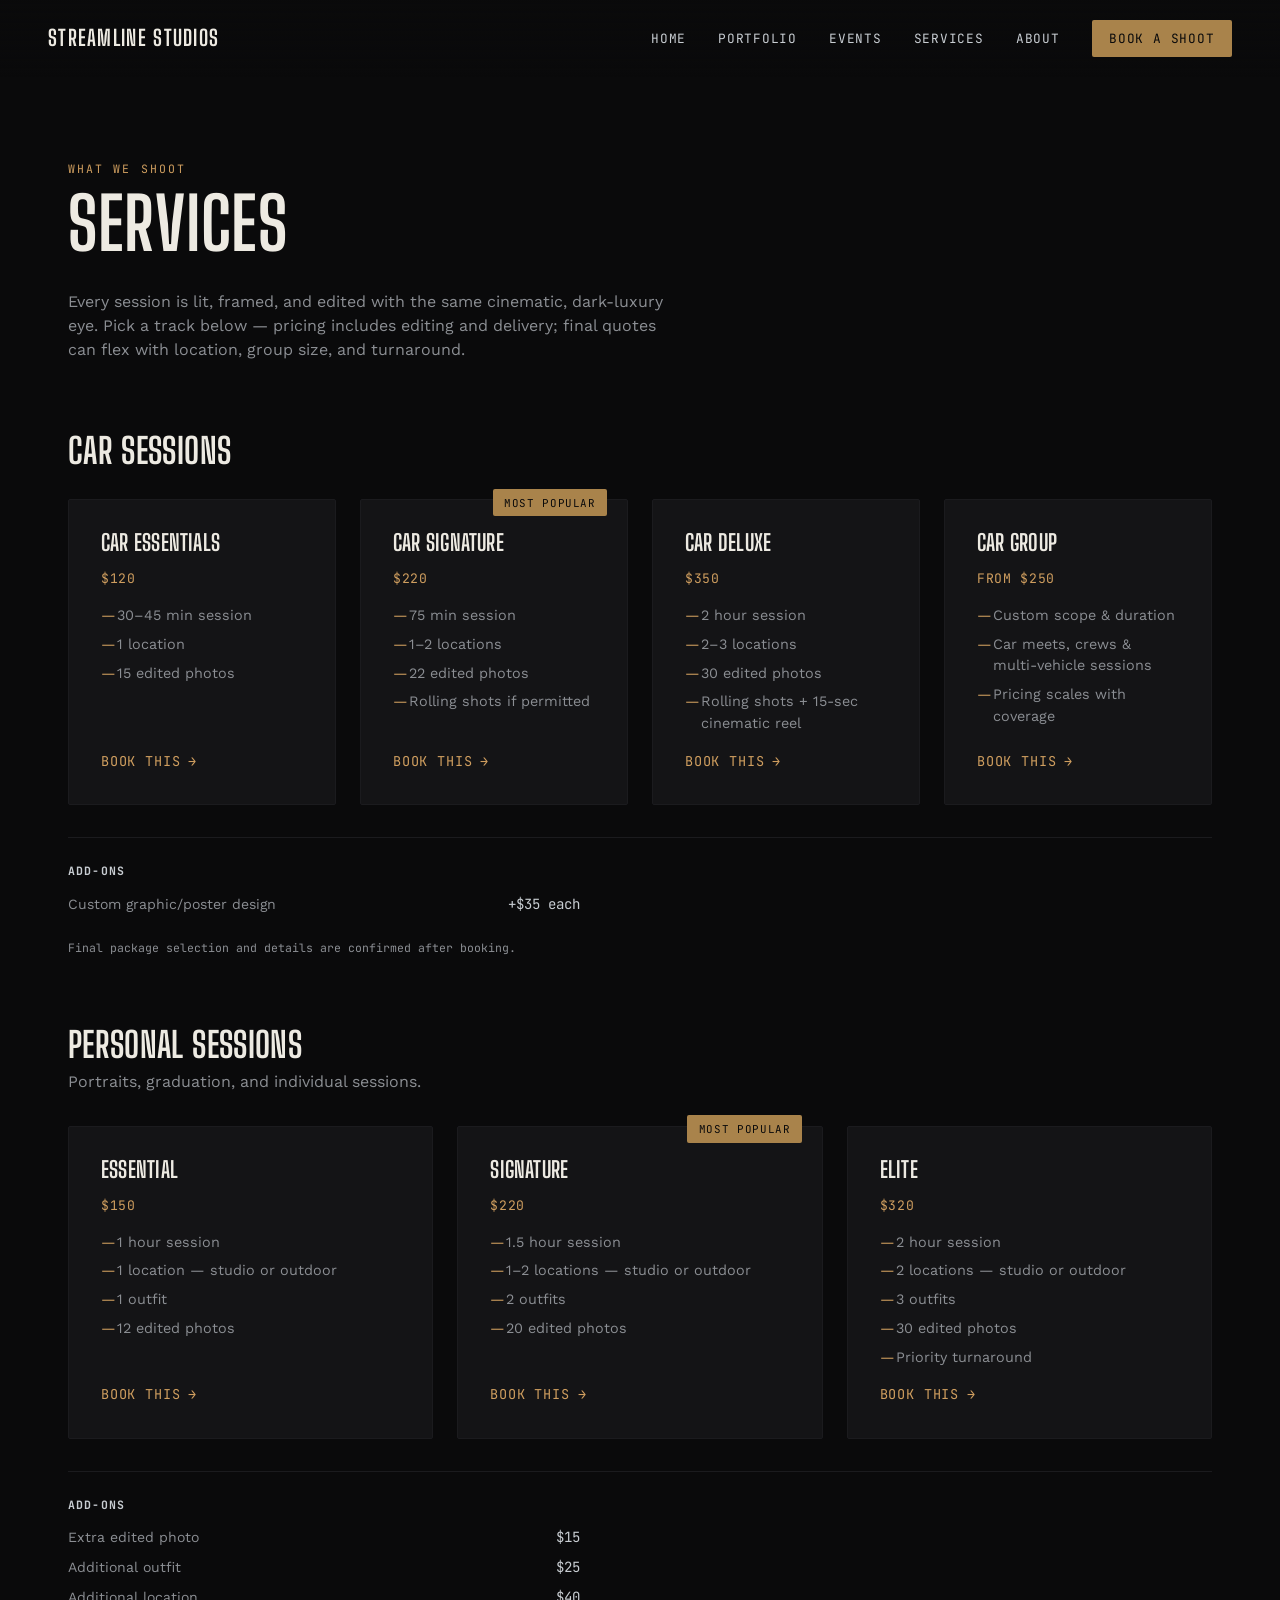
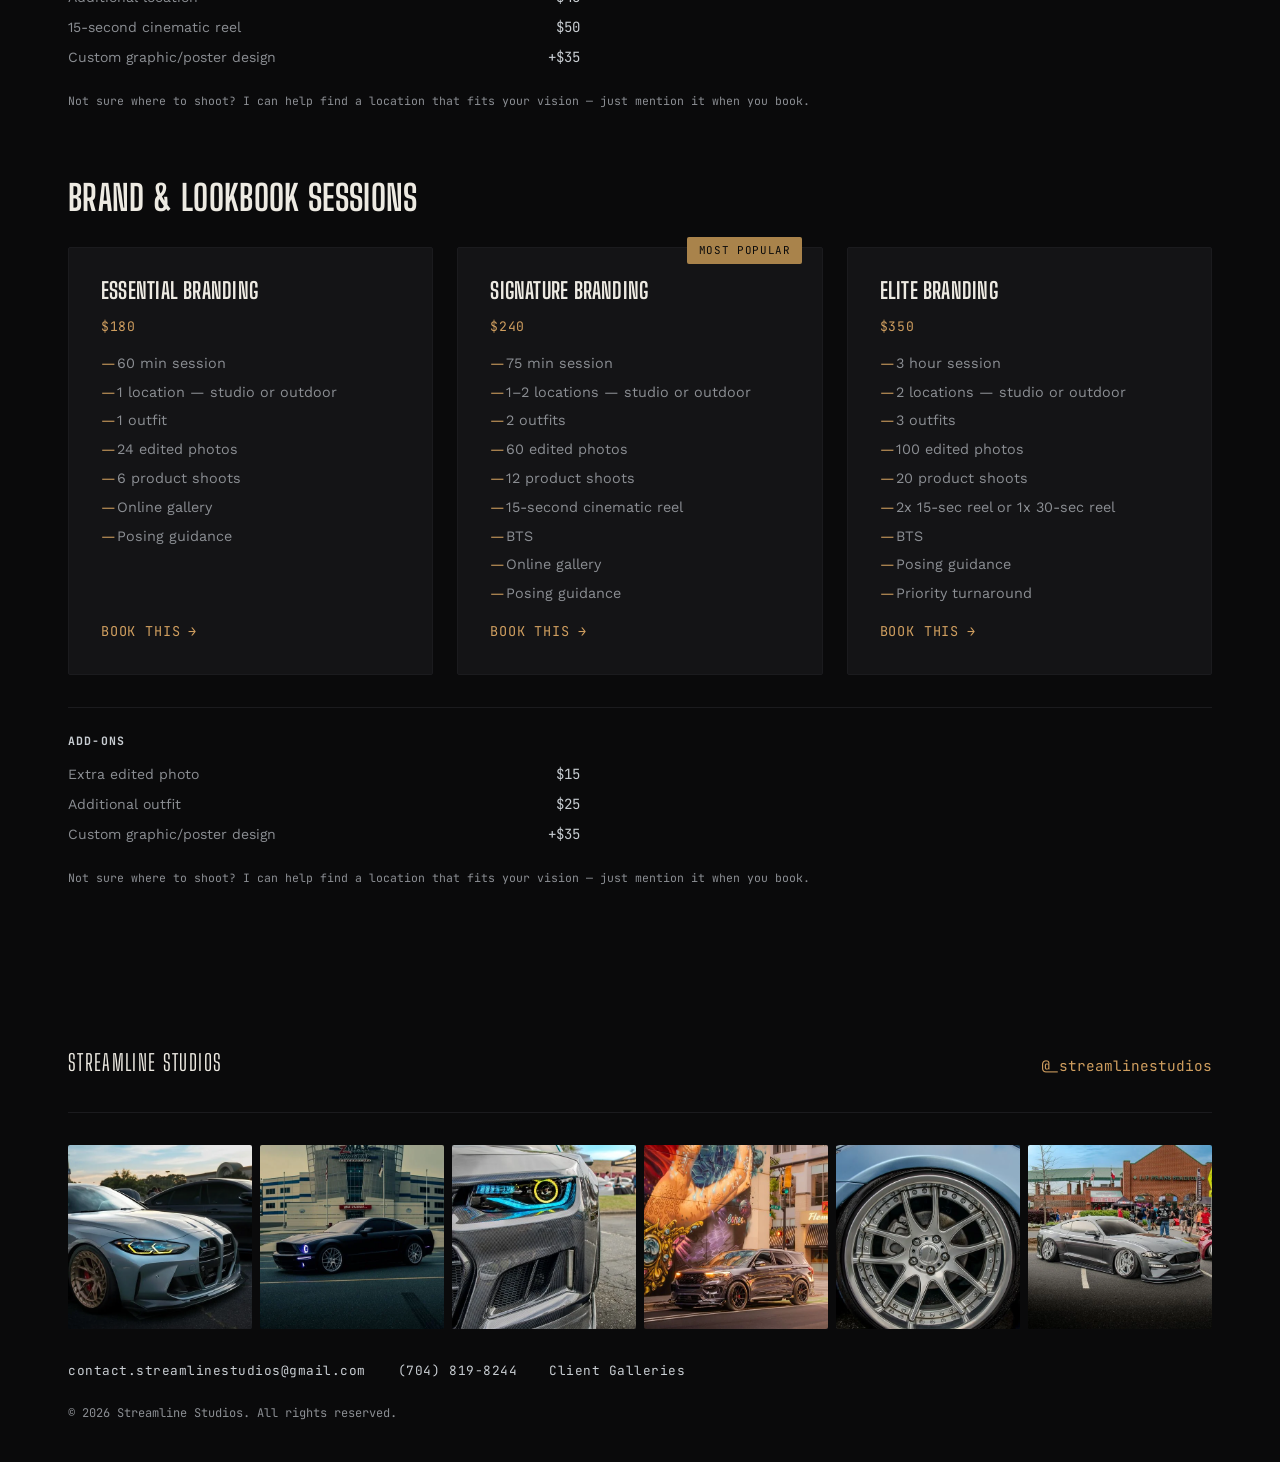
<file: services.html>
<!DOCTYPE html>
<html lang="en">
<head>
<meta charset="UTF-8">
<meta name="viewport" content="width=device-width, initial-scale=1.0">
<title>Services — Streamline Studios</title>
<meta name="description" content="Streamline Studios services — automotive photography, videography, brand lookbooks, events, and graduation sessions in Charlotte, NC.">
<meta property="og:title" content="Services — Streamline Studios">
<meta property="og:description" content="Streamline Studios services — automotive photography, videography, brand lookbooks, events, and graduation sessions in Charlotte, NC.">
<meta property="og:image" content="https://streamlinestudios.co/assets/img/og-preview.jpg">
<meta property="og:type" content="website">
<meta property="og:url" content="https://streamlinestudios.co/services.html">
<meta name="twitter:card" content="summary_large_image">
<meta name="twitter:title" content="Services — Streamline Studios">
<meta name="twitter:description" content="Streamline Studios services — automotive photography, videography, brand lookbooks, events, and graduation sessions in Charlotte, NC.">
<meta name="twitter:image" content="https://streamlinestudios.co/assets/img/og-preview.jpg">
<link rel="preconnect" href="https://fonts.googleapis.com">
<link rel="preconnect" href="https://fonts.gstatic.com" crossorigin>
<link href="https://fonts.googleapis.com/css2?family=Big+Shoulders+Display:wght@600;700;800&family=Work+Sans:wght@400;500;600&family=JetBrains+Mono:wght@400;500&display=swap" rel="stylesheet">
<link rel="icon" href="assets/favicons/favicon.ico" sizes="any">
<link rel="icon" type="image/png" sizes="32x32" href="assets/favicons/favicon-32x32.png">
<link rel="icon" type="image/png" sizes="16x16" href="assets/favicons/favicon-16x16.png">
<link rel="apple-touch-icon" href="assets/favicons/apple-touch-icon.png">
<link rel="stylesheet" href="styles.css">
</head>
<body>

<div data-include="components/header.html"></div>

<main style="max-width:var(--max); margin:0 auto; padding:10rem clamp(1.25rem, 4vw, 3rem) 6rem;">
  <p class="eyebrow">WHAT WE SHOOT</p>
  <h1 style="font-size:clamp(2.5rem, 6vw, 4.5rem); margin-bottom:2rem;">Services</h1>
  <p style="color:var(--smoke); max-width:60ch; margin-bottom:1rem;">
    Every session is lit, framed, and edited with the same cinematic, dark-luxury eye. Pick a track
    below — pricing includes editing and delivery; final quotes can flex with location, group size,
    and turnaround.
  </p>

  <!-- CAR SESSIONS -->
  <section class="service-group">
    <h2>Car Sessions</h2>
    <div class="services-grid services-grid--4up">

      <div class="service-card">
        <h3>Car Essentials</h3>
        <p class="service-price">$120</p>
        <ul class="service-details">
          <li>30–45 min session</li>
          <li>1 location</li>
          <li>15 edited photos</li>
        </ul>
        <a href="booking.html?package=car-essentials" class="link-arrow">Book this <span aria-hidden="true">&rarr;</span></a>
      </div>

      <!-- "Most Popular" defaults to each section's middle/Signature tier — placeholder, reassign freely -->
      <div class="service-card">
        <span class="badge-popular">Most Popular</span>
        <h3>Car Signature</h3>
        <p class="service-price">$220</p>
        <ul class="service-details">
          <li>75 min session</li>
          <li>1–2 locations</li>
          <li>22 edited photos</li>
          <li>Rolling shots if permitted</li>
        </ul>
        <a href="booking.html?package=car-signature" class="link-arrow">Book this <span aria-hidden="true">&rarr;</span></a>
      </div>

      <div class="service-card">
        <h3>Car Deluxe</h3>
        <p class="service-price">$350</p>
        <ul class="service-details">
          <li>2 hour session</li>
          <li>2–3 locations</li>
          <li>30 edited photos</li>
          <li>Rolling shots + 15-sec cinematic reel</li>
        </ul>
        <a href="booking.html?package=car-deluxe" class="link-arrow">Book this <span aria-hidden="true">&rarr;</span></a>
      </div>

      <div class="service-card" id="car-group">
        <h3>Car Group</h3>
        <p class="service-price">From $250</p>
        <ul class="service-details">
          <li>Custom scope &amp; duration</li>
          <li>Car meets, crews &amp; multi-vehicle sessions</li>
          <li>Pricing scales with coverage</li>
        </ul>
        <a href="booking.html?package=car-group" class="link-arrow">Book this <span aria-hidden="true">&rarr;</span></a>
      </div>

    </div>

    <div class="service-addons">
      <h4>Add-Ons</h4>
      <ul>
        <li><span>Custom graphic/poster design</span><span class="addon-price">+$35 each</span></li>
      </ul>
    </div>
    <p class="form-note" style="margin-top:1.5rem;">Final package selection and details are confirmed after booking.</p>
  </section>

  <!-- PERSONAL SESSIONS -->
  <section class="service-group">
    <h2>Personal Sessions</h2>
    <p class="service-group-desc">Portraits, graduation, and individual sessions.</p>
    <div class="services-grid">

      <div class="service-card">
        <h3>Essential</h3>
        <p class="service-price">$150</p>
        <ul class="service-details">
          <li>1 hour session</li>
          <li>1 location — studio or outdoor</li>
          <li>1 outfit</li>
          <li>12 edited photos</li>
        </ul>
        <a href="booking.html?package=personal-essential" class="link-arrow">Book this <span aria-hidden="true">&rarr;</span></a>
      </div>

      <!-- "Most Popular" placeholder default for this section — reassign freely -->
      <div class="service-card">
        <span class="badge-popular">Most Popular</span>
        <h3>Signature</h3>
        <p class="service-price">$220</p>
        <ul class="service-details">
          <li>1.5 hour session</li>
          <li>1–2 locations — studio or outdoor</li>
          <li>2 outfits</li>
          <li>20 edited photos</li>
        </ul>
        <a href="booking.html?package=personal-signature" class="link-arrow">Book this <span aria-hidden="true">&rarr;</span></a>
      </div>

      <div class="service-card">
        <h3>Elite</h3>
        <p class="service-price">$320</p>
        <ul class="service-details">
          <li>2 hour session</li>
          <li>2 locations — studio or outdoor</li>
          <li>3 outfits</li>
          <li>30 edited photos</li>
          <li>Priority turnaround</li>
        </ul>
        <a href="booking.html?package=personal-elite" class="link-arrow">Book this <span aria-hidden="true">&rarr;</span></a>
      </div>

    </div>

    <div class="service-addons">
      <h4>Add-Ons</h4>
      <ul>
        <li><span>Extra edited photo</span><span class="addon-price">$15</span></li>
        <li><span>Additional outfit</span><span class="addon-price">$25</span></li>
        <li><span>Additional location</span><span class="addon-price">$40</span></li>
        <li><span>15-second cinematic reel</span><span class="addon-price">$50</span></li>
        <li><span>Custom graphic/poster design</span><span class="addon-price">+$35</span></li>
      </ul>
    </div>
    <p class="form-note" style="margin-top:1.5rem;">Not sure where to shoot? I can help find a location that fits your vision — just mention it when you book.</p>
  </section>

  <!-- BRAND / LOOKBOOK SESSIONS -->
  <section class="service-group">
    <h2>Brand &amp; Lookbook Sessions</h2>
    <div class="services-grid">

      <div class="service-card">
        <h3>Essential Branding</h3>
        <p class="service-price">$180</p>
        <ul class="service-details">
          <li>60 min session</li>
          <li>1 location — studio or outdoor</li>
          <li>1 outfit</li>
          <li>24 edited photos</li>
          <li>6 product shoots</li>
          <li>Online gallery</li>
          <li>Posing guidance</li>
        </ul>
        <a href="booking.html?package=brand-essential" class="link-arrow">Book this <span aria-hidden="true">&rarr;</span></a>
      </div>

      <!-- "Most Popular" placeholder default for this section — reassign freely -->
      <div class="service-card">
        <span class="badge-popular">Most Popular</span>
        <h3>Signature Branding</h3>
        <p class="service-price">$240</p>
        <ul class="service-details">
          <li>75 min session</li>
          <li>1–2 locations — studio or outdoor</li>
          <li>2 outfits</li>
          <li>60 edited photos</li>
          <li>12 product shoots</li>
          <li>15-second cinematic reel</li>
          <li>BTS</li>
          <li>Online gallery</li>
          <li>Posing guidance</li>
        </ul>
        <a href="booking.html?package=brand-signature" class="link-arrow">Book this <span aria-hidden="true">&rarr;</span></a>
      </div>

      <div class="service-card">
        <h3>Elite Branding</h3>
        <p class="service-price">$350</p>
        <ul class="service-details">
          <li>3 hour session</li>
          <li>2 locations — studio or outdoor</li>
          <li>3 outfits</li>
          <li>100 edited photos</li>
          <li>20 product shoots</li>
          <li>2x 15-sec reel or 1x 30-sec reel</li>
          <li>BTS</li>
          <li>Posing guidance</li>
          <li>Priority turnaround</li>
        </ul>
        <a href="booking.html?package=brand-elite" class="link-arrow">Book this <span aria-hidden="true">&rarr;</span></a>
      </div>

    </div>

    <div class="service-addons">
      <h4>Add-Ons</h4>
      <ul>
        <li><span>Extra edited photo</span><span class="addon-price">$15</span></li>
        <li><span>Additional outfit</span><span class="addon-price">$25</span></li>
        <li><span>Custom graphic/poster design</span><span class="addon-price">+$35</span></li>
      </ul>
    </div>
    <p class="form-note" style="margin-top:1.5rem;">Not sure where to shoot? I can help find a location that fits your vision — just mention it when you book.</p>
  </section>
</main>

<div data-include="components/footer.html"></div>

<script src="script.js"></script>
</body>
</html>
</file>
<file: styles.css>
/* ============================================
   STREAMLINE STUDIOS — DESIGN TOKENS
   Palette: void/panel (near-black), ivory (text),
   chrome (cool silver line/UI), brass (signature accent)
   Type: Big Shoulders Display (headings, gauge-like),
         Work Sans (body), JetBrains Mono (labels/eyebrows)
   ============================================ */
:root{
  --void:   #0a0a0b;
  --panel:  #141416;
  --panel-2:#1b1b1e;
  --ivory:  #edeae2;
  --smoke:  #8b8e93;
  --chrome: #c8cdd2;
  --brass:  #a9834b;
  --brass-bright: #cf9e5f;
  --img-placeholder: #2f6fed;

  --f-display: 'Big Shoulders Display', sans-serif;
  --f-body: 'Work Sans', sans-serif;
  --f-mono: 'JetBrains Mono', monospace;

  --max: 1240px;
  --gap: clamp(1.5rem, 4vw, 3rem);
  --radius: 2px;
}

*{ box-sizing:border-box; margin:0; padding:0; }
html{ scroll-behavior:smooth; }
body{
  background:var(--void);
  color:var(--ivory);
  font-family:var(--f-body);
  line-height:1.5;
  -webkit-font-smoothing:antialiased;
  color-scheme:dark;
}
img, .bg-img{ display:block; max-width:100%; }
a{ color:inherit; text-decoration:none; }
h1,h2,h3{ font-family:var(--f-display); font-weight:700; text-transform:uppercase; letter-spacing:0.01em; line-height:0.95; }
.center{ text-align:center; margin-left:auto; margin-right:auto; }

.eyebrow{
  font-family:var(--f-mono);
  font-size:0.72rem;
  letter-spacing:0.18em;
  text-transform:uppercase;
  color:var(--brass-bright);
  margin-bottom:0.75rem;
}

@media (prefers-reduced-motion: reduce){
  *{ animation-duration:0.01ms !important; animation-iteration-count:1 !important; transition-duration:0.01ms !important; scroll-behavior:auto !important; }
}

:focus-visible{ outline:2px solid var(--brass-bright); outline-offset:3px; }

/* ---------- NAV ---------- */
.site-nav{
  position:fixed; top:0; left:0; right:0; z-index:100;
  display:flex; align-items:center; justify-content:space-between;
  padding:1.25rem clamp(1.25rem, 4vw, 3rem);
  background:linear-gradient(to bottom, rgba(10,10,11,0.85), transparent);
}
.nav-mark{
  font-family:var(--f-display); font-weight:700; font-size:1.35rem;
  letter-spacing:0.06em; color:var(--ivory);
}
.nav-links{ display:flex; align-items:center; gap:2rem; font-family:var(--f-mono); font-size:0.8rem; letter-spacing:0.06em; text-transform:uppercase; }
.nav-links a{ color:var(--chrome); transition:color 0.2s; }
.nav-links a:hover{ color:var(--brass-bright); }
.nav-cta{
  color:var(--void) !important; background:var(--brass);
  padding:0.55rem 1.1rem; border-radius:var(--radius);
}
.nav-cta:hover{ background:var(--brass-bright); }
.nav-toggle{ display:none; flex-direction:column; gap:5px; background:none; border:0; cursor:pointer; padding:0.5rem; }
.nav-toggle span{ width:24px; height:2px; background:var(--ivory); display:block; }

/* ---------- BUTTONS ---------- */
.btn{
  display:inline-block; font-family:var(--f-mono); font-size:0.8rem;
  letter-spacing:0.08em; text-transform:uppercase;
  padding:0.9rem 1.9rem; border-radius:var(--radius);
  border:1px solid var(--chrome); transition:all 0.25s ease;
}
.btn-ghost{ color:var(--ivory); border-color:rgba(200,205,210,0.5); background:rgba(255,255,255,0.02); }
.btn-ghost:hover{ border-color:var(--brass-bright); color:var(--brass-bright); }
.btn-solid{ color:var(--void); background:var(--brass); border-color:var(--brass); font-weight:600; }
.btn-solid:hover{ background:var(--brass-bright); border-color:var(--brass-bright); }
.btn-center{ display:table; margin:2.5rem auto 0; }

/* ---------- SIGNATURE: LIGHT STREAK DIVIDER ---------- */
.light-streak{
  position:relative; height:1px; margin:0 auto; max-width:var(--max);
  background:linear-gradient(to right, transparent, rgba(200,205,210,0.25), transparent);
  overflow:hidden;
}
.light-streak::after{
  content:''; position:absolute; top:0; left:-30%; width:30%; height:100%;
  background:linear-gradient(to right, transparent, var(--brass-bright), transparent);
  animation:streak 4.5s ease-in-out infinite;
  opacity:0.9;
}
@keyframes streak{
  0%{ left:-30%; }
  55%{ left:100%; }
  100%{ left:100%; }
}

/* ============================================
   1. HERO
   ============================================ */
.hero{ position:relative; height:100svh; min-height:560px; display:flex; align-items:flex-end; overflow:hidden; }
.hero-media{
  position:absolute; inset:0; background-size:cover; background-position:center;
  background-color:var(--img-placeholder);
}
.hero-scrim{
  position:absolute; inset:0;
  background:linear-gradient(to top, rgba(10,10,11,0.95) 5%, rgba(10,10,11,0.35) 45%, rgba(10,10,11,0.55) 100%);
}
.hero-content{
  position:relative; z-index:2; width:100%; max-width:var(--max);
  margin:0 auto; padding:0 clamp(1.25rem, 4vw, 3rem) 5rem; text-align:center;
}
.hero-mark{
  font-size:clamp(3rem, 11vw, 7.5rem); color:var(--ivory);
}
.hero-mark span{ display:block; color:var(--brass-bright); font-size:0.5em; letter-spacing:0.15em; }
.hero-actions{ display:flex; gap:1rem; justify-content:center; margin-top:2rem; flex-wrap:wrap; }
.hero-price{ margin-top:1.25rem; font-family:var(--f-mono); font-size:0.8rem; letter-spacing:0.08em; text-transform:uppercase; }
.hero-price a{ color:var(--brass-bright); border-bottom:1px solid transparent; transition:border-color 0.2s; }
.hero-price a:hover{ border-color:var(--brass-bright); }
.scroll-cue{
  position:absolute; bottom:1.5rem; left:50%; transform:translateX(-50%); z-index:2;
  width:1px; height:40px; background:rgba(237,234,226,0.35);
}
.scroll-cue span{
  position:absolute; top:0; left:-2px; width:5px; height:5px; border-radius:50%;
  background:var(--brass-bright); animation:cue 2s ease-in-out infinite;
}
@keyframes cue{ 0%{ top:0; opacity:1;} 100%{ top:36px; opacity:0;} }

/* ============================================
   2. ABOUT TEASER
   ============================================ */
.about-teaser{
  display:grid; grid-template-columns:0.85fr 1.15fr; gap:var(--gap);
  max-width:var(--max); margin:0 auto; padding:6rem clamp(1.25rem, 4vw, 3rem);
  align-items:center;
}
.about-photo{
  display:block; width:100%; aspect-ratio:4/5; object-fit:cover; object-position:center;
  background-color:var(--img-placeholder); border-radius:var(--radius);
}
.about-copy h2{ font-size:clamp(2rem, 4vw, 3rem); margin-bottom:1.25rem; }
.about-para{ color:var(--smoke); max-width:46ch; margin-bottom:1.5rem; }

/* ---------- ABOUT PAGE: ORIGIN STORY ASIDE ---------- */
.about-origin{ max-width:var(--max); margin:0 auto; padding:2rem clamp(1.25rem, 4vw, 3rem) 4rem; }
.about-aside{
  max-width:640px; margin:0 auto; padding:0.25rem clamp(1.5rem, 3vw, 2.5rem);
  border-left:3px solid var(--brass);
  font-size:1.1rem; line-height:1.85; color:var(--ivory);
}
.link-arrow{
  font-family:var(--f-mono); font-size:0.85rem; letter-spacing:0.06em;
  text-transform:uppercase; color:var(--brass-bright); display:inline-flex; gap:0.5rem;
  border-bottom:1px solid transparent; transition:border-color 0.2s;
}
.link-arrow:hover{ border-color:var(--brass-bright); }

/* ============================================
   WHY PEOPLE BOOK (homepage, between about + testimonials)
   ============================================ */
.why-book{ max-width:var(--max); margin:0 auto; padding:6rem clamp(1.25rem, 4vw, 3rem); }
.why-book h2{ font-size:clamp(2rem, 4vw, 3rem); margin-bottom:3rem; }
.why-grid{ display:grid; grid-template-columns:repeat(3, 1fr); gap:1.5rem; }
.why-item{
  background:var(--panel); border:1px solid var(--panel-2); border-radius:var(--radius);
  padding:2rem; transition:border-color 0.25s ease;
}
.why-item:hover{ border-color:var(--brass); }
.why-item h3{ font-size:1.4rem; margin-bottom:0.75rem; }
.why-item p{ color:var(--smoke); font-size:0.95rem; }

/* ============================================
   3. TESTIMONIALS
   ============================================ */
.testimonials{ margin:0; }
.testimonial-slider{ position:relative; }
.testimonial-track{ position:relative; height:clamp(560px, 80vh, 900px); }
.testimonial-card{
  display:none; position:absolute; inset:0;
  grid-template-columns:minmax(320px, 36%) 1fr;
}
.testimonial-card.is-active{ display:grid; }
.testimonial-text{
  background:var(--panel);
  display:flex; flex-direction:column; justify-content:space-between;
  padding:clamp(2rem, 5vw, 4rem) clamp(1.25rem, 4vw, 3rem);
}
.testimonial-text .eyebrow{ margin-bottom:1rem; }
.testimonial-text h2{ font-size:clamp(1.6rem, 2.4vw, 2.2rem); margin-bottom:2rem; }
.testimonial-text blockquote{
  font-size:1.05rem; font-weight:400; color:var(--ivory); line-height:1.6; max-width:42ch;
}
.testimonial-footer{ display:flex; align-items:center; flex-wrap:wrap; gap:1rem; margin-top:2rem; }
.testimonial-footer cite{ font-family:var(--f-mono); font-size:0.8rem; color:var(--smoke); font-style:normal; }
.testimonial-nav{ display:flex; gap:0.5rem; margin-left:auto; }
.testimonial-nav .slide-arrow{ width:32px; height:32px; font-size:0.8rem; }
.testimonial-media{ position:relative; overflow:hidden; }
.testimonial-img{
  position:absolute; inset:0; width:100%; height:100%; object-fit:cover; object-position:center;
  background-color:var(--img-placeholder);
}
.slide-arrow{
  flex-shrink:0; width:44px; height:44px; border-radius:50%; background:transparent;
  border:1px solid var(--chrome); color:var(--ivory); cursor:pointer; font-size:1rem;
  transition:all 0.2s;
}
.slide-arrow:hover{ border-color:var(--brass-bright); color:var(--brass-bright); }
.slide-dots{ display:flex; gap:0.5rem; justify-content:center; margin-top:2rem; }
.slide-dots button{
  width:7px; height:7px; border-radius:50%; border:0; background:var(--panel-2); cursor:pointer;
}
.slide-dots button.is-active{ background:var(--brass-bright); }

/* ============================================
   4. PORTFOLIO GRID (editorial masonry)
   ============================================ */
.portfolio-preview{ max-width:var(--max); margin:0 auto; padding:6rem clamp(1.25rem, 4vw, 3rem); }
.portfolio-preview h2{ font-size:clamp(2rem, 4vw, 3rem); margin-bottom:3rem; }

/* Full gallery (portfolio.html): TRUE masonry via CSS columns — each tile's
   box height comes from its image's real aspect ratio, not a forced crop.
   break-inside:avoid keeps a tile from splitting across two columns; the
   stacking gap within a column comes from margin-bottom since multicol has
   no native row-gap. Column count is responsive — see RESPONSIVE below. */
.portfolio-grid{
  column-count:4;
  column-gap:1rem;
}
.portfolio-tile{
  position:relative; display:block; width:100%;
  overflow:hidden; border-radius:var(--radius);
  break-inside:avoid; margin-bottom:1rem;
}
.tile-media{
  display:block; width:100%; height:auto;
  background-color:var(--img-placeholder); transition:transform 0.5s ease;
}
.portfolio-tile:hover .tile-media{ transform:scale(1.06); }
.portfolio-tile::after{
  content:''; position:absolute; inset:0;
  background:linear-gradient(to top, rgba(10,10,11,0.85), rgba(10,10,11,0) 55%);
}
.tile-label{
  position:absolute; left:0.7rem; bottom:0.7rem; z-index:2;
  font-family:var(--f-mono); font-size:0.66rem; letter-spacing:0.04em;
  text-transform:uppercase; color:var(--ivory);
}
button.portfolio-tile{
  appearance:none; border:0; background:none; padding:0;
  font:inherit; color:inherit; text-align:left; cursor:pointer;
}
.portfolio-tile.is-hidden{ display:none; }

/* Homepage preview: fixed 4-tile layout (1 featured + 3 supporting) — kept
   as the old fixed-crop CSS Grid mosaic, explicitly scoped so it's unaffected
   by the masonry rules above (which target the same shared class names on
   the full gallery page). Order is fixed, no data-size attributes needed. */
.portfolio-preview .portfolio-grid{
  display:grid;
  grid-template-columns:repeat(4, 1fr);
  grid-auto-rows:clamp(140px, 15vw, 220px);
  grid-auto-flow:row;
  gap:1rem;
  column-count:initial;
}
.portfolio-preview .portfolio-tile{
  grid-column:span 2; grid-row:span 2; margin-bottom:0;
}
.portfolio-preview .portfolio-tile:nth-child(2),
.portfolio-preview .portfolio-tile:nth-child(3){ grid-column:span 1; grid-row:span 1; }
.portfolio-preview .portfolio-tile:nth-child(4){ grid-column:span 2; grid-row:span 1; }
.portfolio-preview .tile-media{
  position:absolute; inset:0; width:100%; height:100%;
  object-fit:cover; object-position:center;
}

/* ---------- PORTFOLIO FILTERS ---------- */
.portfolio-filters{ display:flex; flex-wrap:wrap; gap:0.75rem; margin-bottom:2.5rem; }
.filter-btn{
  font-family:var(--f-mono); font-size:0.78rem; letter-spacing:0.06em;
  text-transform:uppercase; color:var(--chrome);
  background:transparent; border:1px solid var(--panel-2); border-radius:var(--radius);
  padding:0.55rem 1.1rem; cursor:pointer; transition:all 0.2s;
}
.filter-btn:hover{ border-color:var(--brass-bright); color:var(--brass-bright); }
.filter-btn.is-active{ color:var(--brass-bright); border-color:var(--brass); background:rgba(169,131,75,0.08); }

/* ---------- LIGHTBOX ---------- */
.lightbox{ position:fixed; inset:0; z-index:200; display:flex; align-items:center; justify-content:center; }
.lightbox[hidden]{ display:none; }
.lightbox-scrim{ position:absolute; inset:0; background:rgba(10,10,11,0.94); }
.lightbox-media{
  position:relative; z-index:1; display:block;
  max-width:88vw; max-height:78vh; width:auto; height:auto;
  background-color:var(--img-placeholder);
  border-radius:var(--radius); box-shadow:0 20px 60px rgba(0,0,0,0.5);
}
.lightbox-close,
.lightbox-arrow{
  position:absolute; z-index:2; border-radius:50%; background:transparent;
  border:1px solid var(--chrome); color:var(--ivory); cursor:pointer; transition:all 0.2s;
}
.lightbox-close:hover,
.lightbox-arrow:hover{ border-color:var(--brass-bright); color:var(--brass-bright); }
.lightbox-close{ top:1.5rem; right:1.5rem; width:44px; height:44px; font-size:1.4rem; line-height:1; }
.lightbox-arrow{ top:50%; transform:translateY(-50%); width:48px; height:48px; font-size:1.1rem; }
.lightbox-arrow--prev{ left:1.5rem; }
.lightbox-arrow--next{ right:1.5rem; }
.lightbox-caption{
  position:absolute; bottom:1.5rem; left:0; right:0; z-index:2; text-align:center;
  font-family:var(--f-mono); font-size:0.8rem; letter-spacing:0.04em;
  text-transform:uppercase; color:var(--smoke);
}

/* ============================================
   5. BOOKING CTA
   ============================================ */
.cta-band{ position:relative; min-height:60vh; display:flex; align-items:center; justify-content:center; overflow:hidden; margin-top:2rem; }
.cta-media{ position:absolute; inset:0; width:100%; height:100%; object-fit:cover; object-position:center; background-color:var(--img-placeholder); }
.cta-scrim{ position:absolute; inset:0; background:rgba(10,10,11,0.6); }
.cta-content{ position:relative; z-index:2; text-align:center; }
.cta-content h2{ font-size:clamp(2rem, 5vw, 3.5rem); margin-bottom:1.75rem; }

/* ============================================
   6. FOOTER
   ============================================ */
.site-footer{ max-width:var(--max); margin:0 auto; padding:4rem clamp(1.25rem, 4vw, 3rem) 2.5rem; }
.footer-top{
  display:flex; align-items:baseline; justify-content:space-between; flex-wrap:wrap; gap:1rem;
  padding-bottom:2rem; border-bottom:1px solid var(--panel-2);
}
.footer-mark{ font-family:var(--f-display); font-size:1.4rem; letter-spacing:0.06em; }
.footer-handle{ font-family:var(--f-mono); color:var(--brass-bright); font-size:0.9rem; }
.footer-feed{ display:grid; grid-template-columns:repeat(6, 1fr); gap:0.5rem; margin:2rem 0; }
.feed-tile{
  display:block; aspect-ratio:1/1; overflow:hidden;
  border-radius:var(--radius); transition:opacity 0.2s;
}
.feed-tile:hover{ opacity:0.75; }
.feed-img{
  display:block; width:100%; height:100%; object-fit:cover; object-position:center;
  background-color:var(--img-placeholder);
}
.footer-contact{
  display:flex; flex-wrap:wrap; gap:0.75rem 2rem;
  font-family:var(--f-mono); font-size:0.8rem; letter-spacing:0.04em;
}
.footer-contact a{ color:var(--chrome); transition:color 0.2s; }
.footer-contact a:hover{ color:var(--brass-bright); }
.footer-copy{ font-family:var(--f-mono); font-size:0.75rem; color:var(--smoke); margin-top:1.5rem; }

/* ============================================
   7. SERVICES
   ============================================ */
.service-group{ margin-top:4.5rem; }
.service-group h2{ font-size:clamp(1.6rem, 3vw, 2.2rem); margin-bottom:0.5rem; }
.service-group-desc{ color:var(--smoke); max-width:60ch; margin-bottom:1rem; }

.services-grid{
  display:grid; grid-template-columns:repeat(3, 1fr); gap:1.5rem; margin-top:2rem;
}
.services-grid--4up{ grid-template-columns:repeat(4, 1fr); }
.service-card{
  position:relative;
  display:flex; flex-direction:column; gap:1rem;
  background:var(--panel); border:1px solid var(--panel-2); border-radius:var(--radius);
  padding:2rem; transition:border-color 0.25s ease;
}
.service-card:hover{ border-color:var(--brass); }
.service-card h3{ font-size:1.4rem; }
.service-price{
  font-family:var(--f-mono); font-size:0.82rem; letter-spacing:0.05em;
  text-transform:uppercase; color:var(--brass-bright);
}
.service-desc{ color:var(--smoke); font-size:0.95rem; flex:1; }
.service-details{
  list-style:none; display:flex; flex-direction:column; gap:0.45rem;
  color:var(--smoke); font-size:0.9rem; flex:1;
}
.service-details li{ padding-left:1rem; position:relative; }
.service-details li::before{
  content:'—'; position:absolute; left:0; top:0; color:var(--brass-bright);
}

/* Placeholder default — see comments in services.html / booking.html for which
   tier currently wears this per section. */
.badge-popular{
  position:absolute; top:-0.7rem; right:1.25rem;
  font-family:var(--f-mono); font-size:0.68rem; letter-spacing:0.06em;
  text-transform:uppercase; color:var(--void); background:var(--brass);
  padding:0.35rem 0.7rem; border-radius:var(--radius);
}

/* Add-ons — visually secondary to the tier cards above */
.service-addons{ margin-top:2rem; padding-top:1.5rem; border-top:1px solid var(--panel-2); }
.service-addons h4{
  font-family:var(--f-mono); font-size:0.72rem; letter-spacing:0.1em;
  text-transform:uppercase; color:var(--chrome); margin-bottom:0.9rem;
}
.service-addons ul{ list-style:none; display:flex; flex-direction:column; gap:0.55rem; }
.service-addons li{
  display:flex; justify-content:space-between; gap:1rem;
  font-size:0.88rem; color:var(--smoke); max-width:32rem;
}
.service-addons .addon-price{ font-family:var(--f-mono); color:var(--chrome); white-space:nowrap; }

/* ============================================
   8. EVENTS INQUIRY
   ============================================ */
.events-inquiry{ margin-top:4.5rem; }
.events-grid{ display:grid; grid-template-columns:1.1fr 0.9fr; gap:var(--gap); align-items:start; }
/* min-width:0 overrides the grid item's default min-width:auto, which would
   otherwise size this column to the carousel's un-shrunk intrinsic content
   (full-resolution source images, before JS pins each item to a fixed px
   width) and blow the whole page out to that width on first paint. */
.events-intro{ min-width:0; }
.events-intro h2{ font-size:clamp(1.8rem, 3.4vw, 2.6rem); margin-bottom:1rem; }
.events-intro p{ color:var(--smoke); max-width:56ch; margin-bottom:1rem; }
/* Multi-item auto-scroll carousel — shows several images in the viewport at
   once and shifts by exactly one item, unlike the testimonial slider (which
   shows one full card and swaps it outright). Item widths/step distance are
   computed in JS (initEventsCarousel in script.js) since percentage
   flex-basis has no reliable definite size to resolve against here; CSS only
   owns the visual chrome and the transition itself. */
.events-carousel{ position:relative; margin-top:1.5rem; min-width:0; }
.carousel-viewport{ width:100%; min-width:0; overflow:hidden; border-radius:var(--radius); }
.carousel-track{ display:flex; gap:0.75rem; transition:transform 0.6s ease; }
.carousel-item{ flex-shrink:0; aspect-ratio:3/4; }
.carousel-item img{
  display:block; width:100%; height:100%; object-fit:cover; object-position:center;
  background-color:var(--img-placeholder);
}
.carousel-arrow{ position:absolute; top:50%; transform:translateY(-50%); z-index:2; }
.carousel-arrow--prev{ left:0.5rem; }
.carousel-arrow--next{ right:0.5rem; }

.events-form,
.booking-form{
  display:flex; flex-direction:column; gap:1.25rem;
  background:var(--panel); border:1px solid var(--panel-2); border-radius:var(--radius);
  padding:2rem;
}
.form-field{ display:flex; flex-direction:column; gap:0.5rem; }
.form-field label{
  font-family:var(--f-mono); font-size:0.72rem; letter-spacing:0.1em;
  text-transform:uppercase; color:var(--chrome);
}
.form-field input,
.form-field select,
.form-field textarea{
  background:var(--void); border:1px solid var(--panel-2); border-radius:var(--radius);
  padding:0.7rem 0.9rem; color:var(--ivory); font-family:var(--f-body); font-size:0.95rem;
  transition:border-color 0.2s;
}
.form-field input:focus,
.form-field select:focus,
.form-field textarea:focus{ outline:none; border-color:var(--brass-bright); }
.form-field textarea{ resize:vertical; min-height:110px; }
.events-form .btn-solid{ border:0; cursor:pointer; }
.form-note{ font-family:var(--f-mono); font-size:0.72rem; color:var(--smoke); }
.form-note.is-hidden{ display:none; }
/* Honeypot field — moved off-screen instead of display:none so simple bots
   still fill it in. Real visitors never see or tab into it. */
.hp-field{ position:absolute; left:-9999px; width:1px; height:1px; overflow:hidden; }
/* Result line shown under the submit button after sending */
.form-status{ font-family:var(--f-mono); font-size:0.8rem; line-height:1.6; padding:0.8rem 1rem; border:1px solid var(--brass); border-radius:var(--radius); color:var(--brass-bright); background:rgba(169,131,75,0.08); }
.form-status.is-error{ border-color:#b3564d; color:#e39a92; background:rgba(179,86,77,0.08); }
.form-status.is-hidden{ display:none; }
.booking-form .btn-solid{ cursor:pointer; }
.booking-form button:disabled, .events-form button:disabled{ opacity:0.6; cursor:wait; }
/* Direct contact line shown above the booking form */
.contact-line{ color:var(--smoke); font-size:0.95rem; max-width:60ch; margin-bottom:2rem; }
.contact-line a{ color:var(--brass-bright); border-bottom:1px solid transparent; transition:border-color 0.2s; }
.contact-line a:hover{ border-color:var(--brass-bright); }

/* Category landing pages (car-photography.html etc.) */
.category-actions{ display:flex; align-items:center; flex-wrap:wrap; gap:1rem 1.75rem; margin-bottom:2.5rem; }
.category-end{ display:flex; flex-direction:column; align-items:center; gap:1.25rem; margin-top:3rem; }

/* Add-ons group on booking.html — shown/hidden per selected package family.
   .form-field sets display:flex, which would otherwise beat the bare [hidden]
   attribute's UA-stylesheet rule, so this follows the same .is-hidden{display:none}
   pattern already used for .portfolio-tile filtering. */
.form-field.is-hidden,
.addons-field.is-hidden,
.addons-checks.is-hidden,
.addons-note.is-hidden{ display:none; }
.addon-check.is-hidden{ display:none; }
.addons-note{ color:var(--smoke); font-size:0.88rem; }
.addons-checks{ display:flex; flex-direction:column; gap:0.6rem; }
.addon-check{
  display:flex; align-items:center; gap:0.6rem;
  font-family:var(--f-body); font-size:0.9rem; color:var(--smoke); cursor:pointer;
}
.addon-check input[type="checkbox"]{
  accent-color:var(--brass); width:16px; height:16px; cursor:pointer;
}

/* ============================================
   RESPONSIVE
   ============================================ */
@media (max-width: 860px){
  .nav-links{ display:none; }
  .nav-links.is-open{
    display:flex; flex-direction:column; align-items:flex-start; gap:1.25rem;
    position:absolute; top:100%; left:0; right:0;
    padding:1.5rem clamp(1.25rem, 4vw, 3rem) 2rem;
    background:var(--void); border-top:1px solid var(--panel-2);
  }
  .nav-toggle{ display:flex; }
  .nav-mark{ font-size:1.1rem; }
  .about-teaser{ grid-template-columns:1fr; }
  .portfolio-grid{ column-count:3; }
  .services-grid{ grid-template-columns:1fr; }
  .why-grid{ grid-template-columns:1fr; }
  .why-book{ padding-top:4rem; padding-bottom:4rem; }
  .footer-feed{ grid-template-columns:repeat(3, 1fr); }
  .events-grid{ grid-template-columns:1fr; }
  .testimonial-track{ height:auto; }
  .testimonial-card{ position:static; grid-template-columns:1fr; }
  .testimonial-card.is-active{ display:grid; }
  .testimonial-media{ order:-1; height:45vh; }
  .testimonial-text{ padding:2rem clamp(1.25rem, 4vw, 3rem); }
  .lightbox-close{ top:1rem; right:1rem; width:38px; height:38px; }
  .lightbox-arrow{ width:38px; height:38px; }
  .lightbox-arrow--prev{ left:0.5rem; }
  .lightbox-arrow--next{ right:0.5rem; }
  .carousel-arrow{ width:38px; height:38px; }
  .carousel-arrow--prev{ left:0.25rem; }
  .carousel-arrow--next{ right:0.25rem; }
}

@media (max-width: 600px){
  .portfolio-grid{ column-count:2; }
  /* Homepage preview simplifies to a plain 2x2 — the featured/supporting
     hierarchy isn't worth the layout complexity at this size. */
  .portfolio-preview .portfolio-grid{ grid-auto-rows:clamp(150px, 45vw, 230px); }
  .portfolio-preview .portfolio-tile{ grid-column:span 1; grid-row:span 1; }
}
</file>
